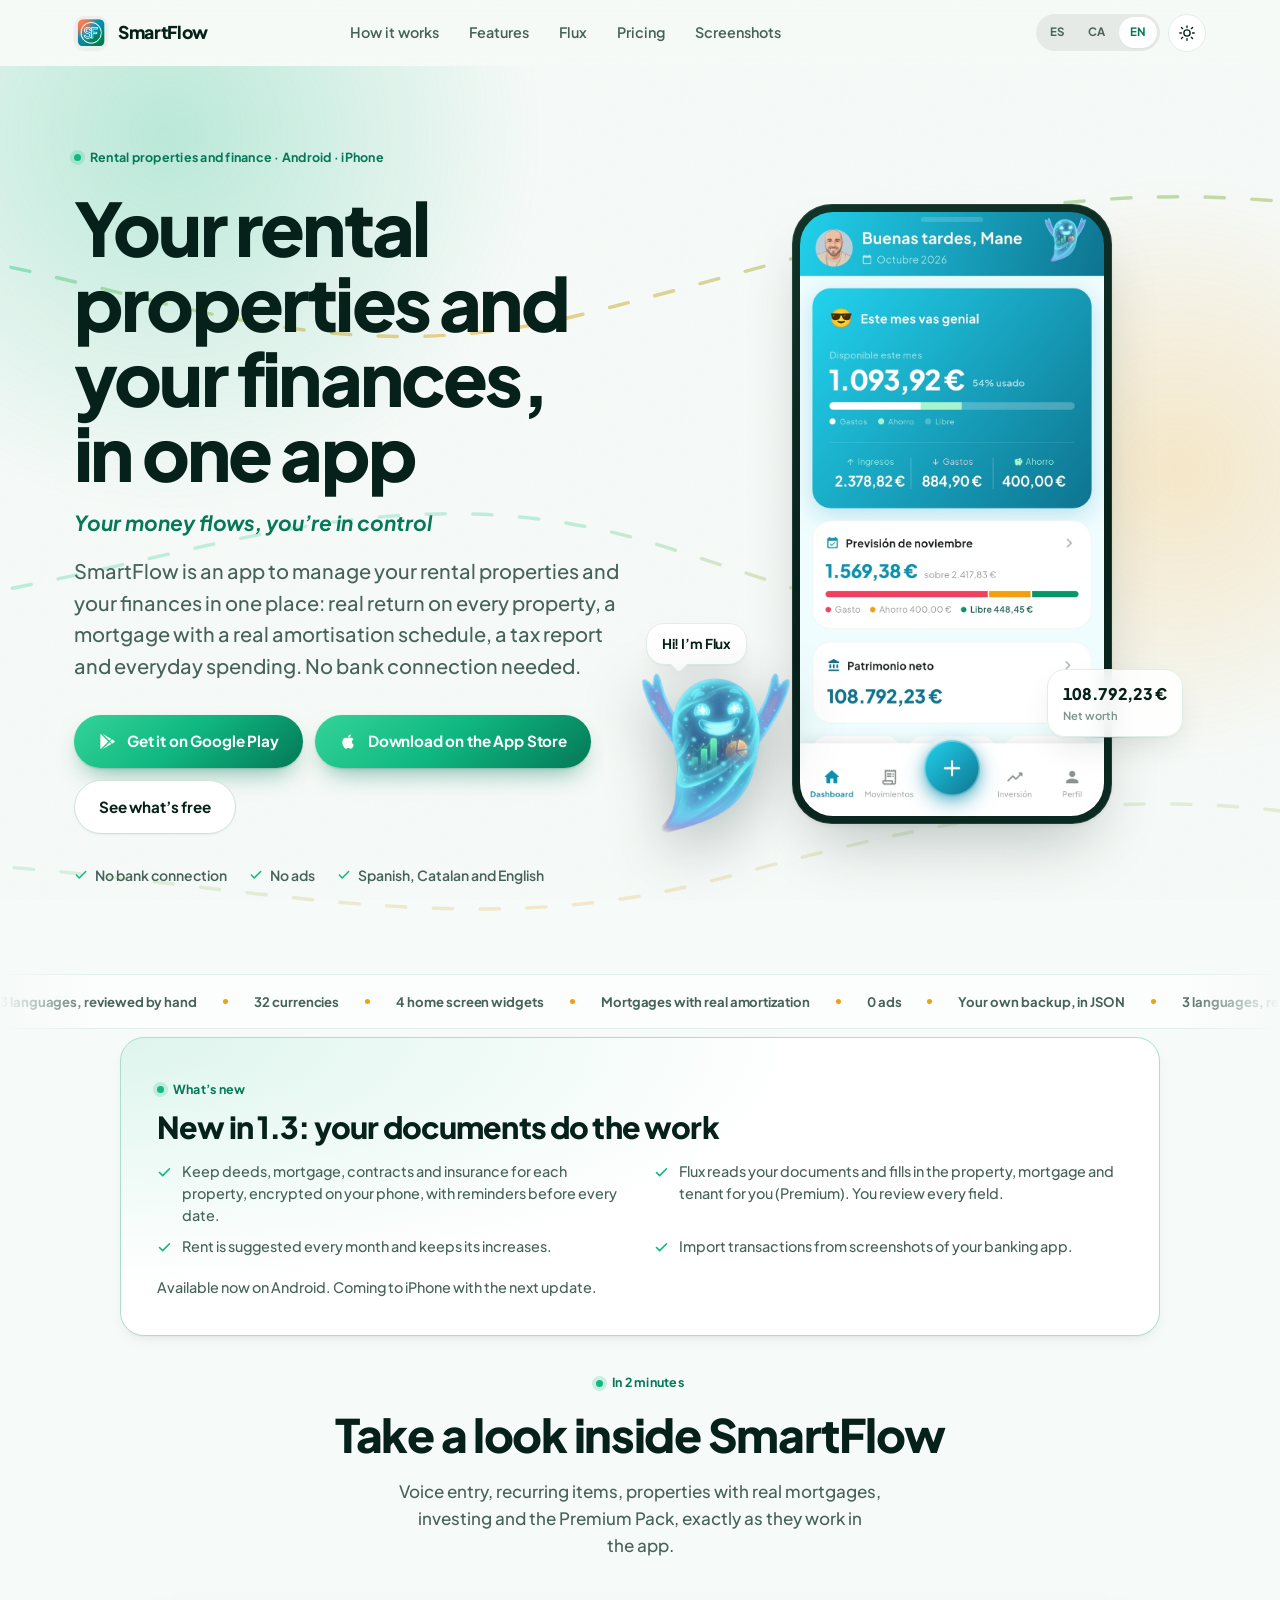
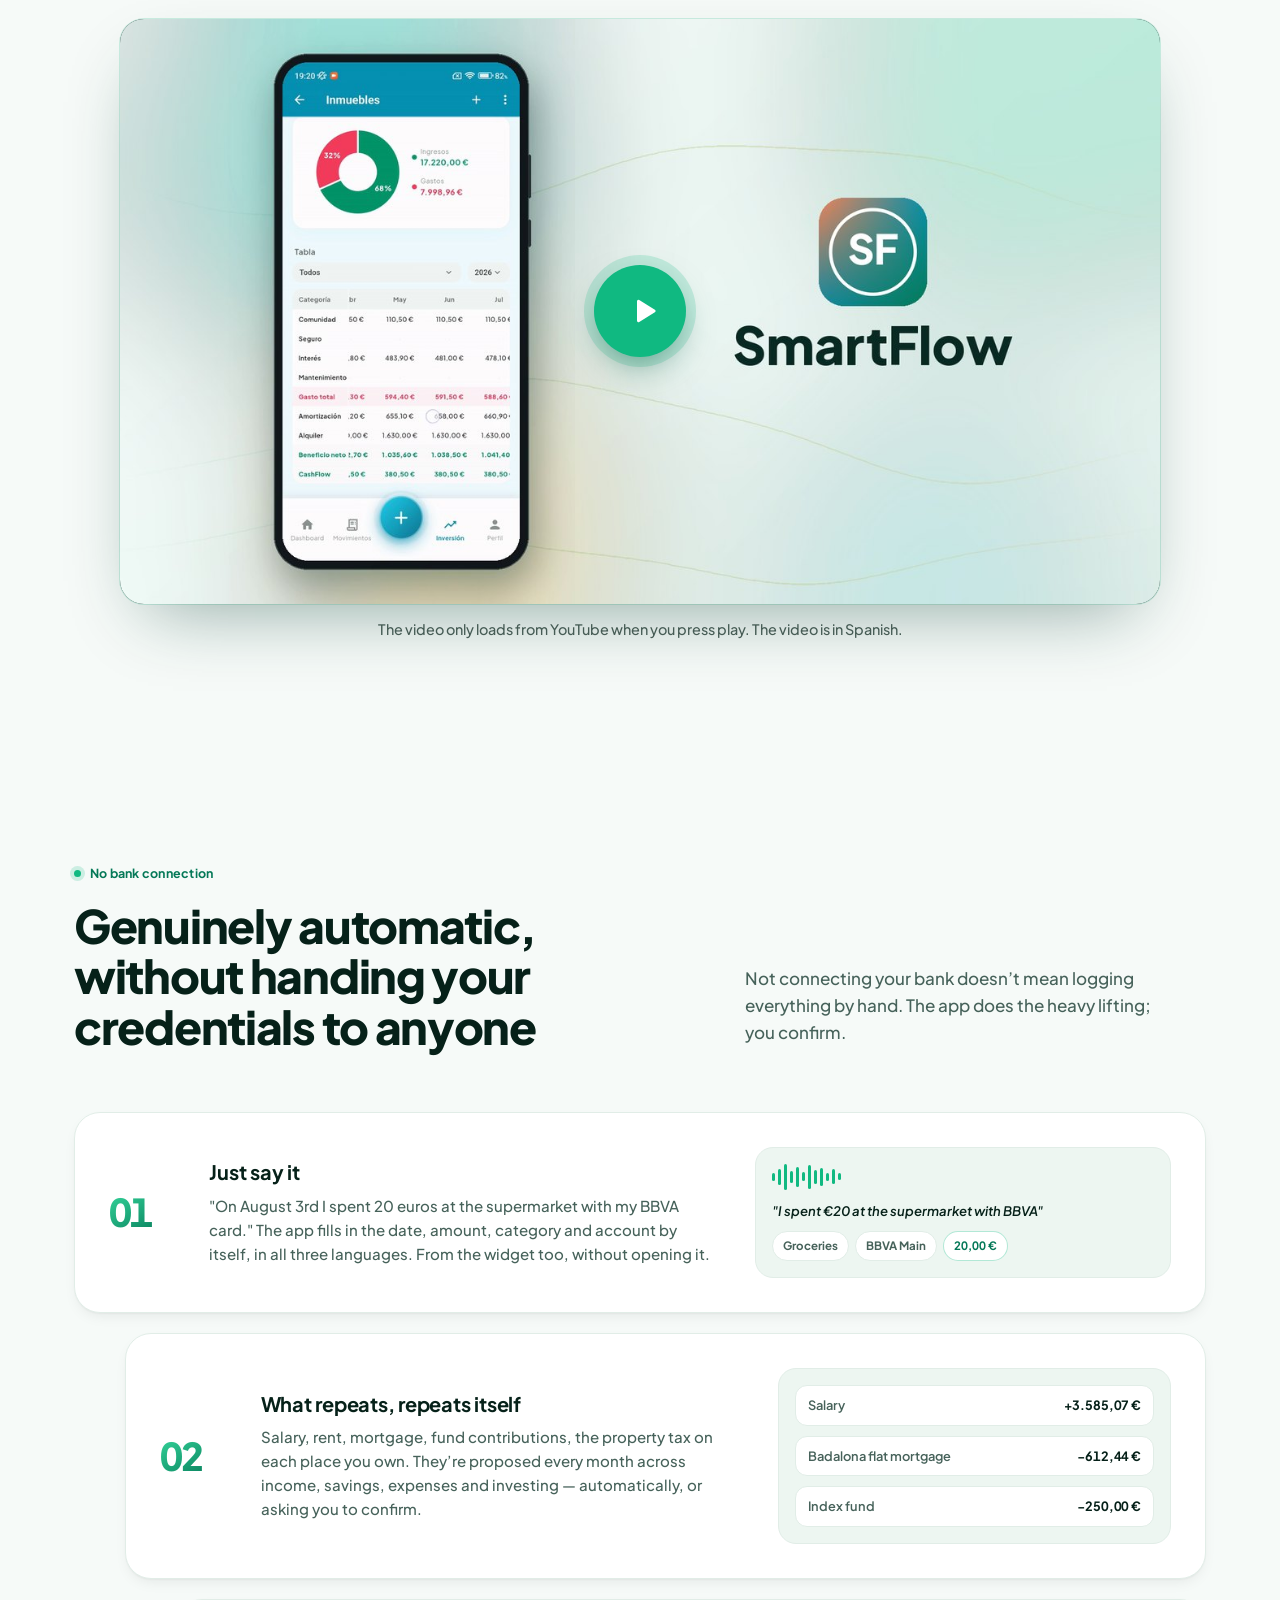
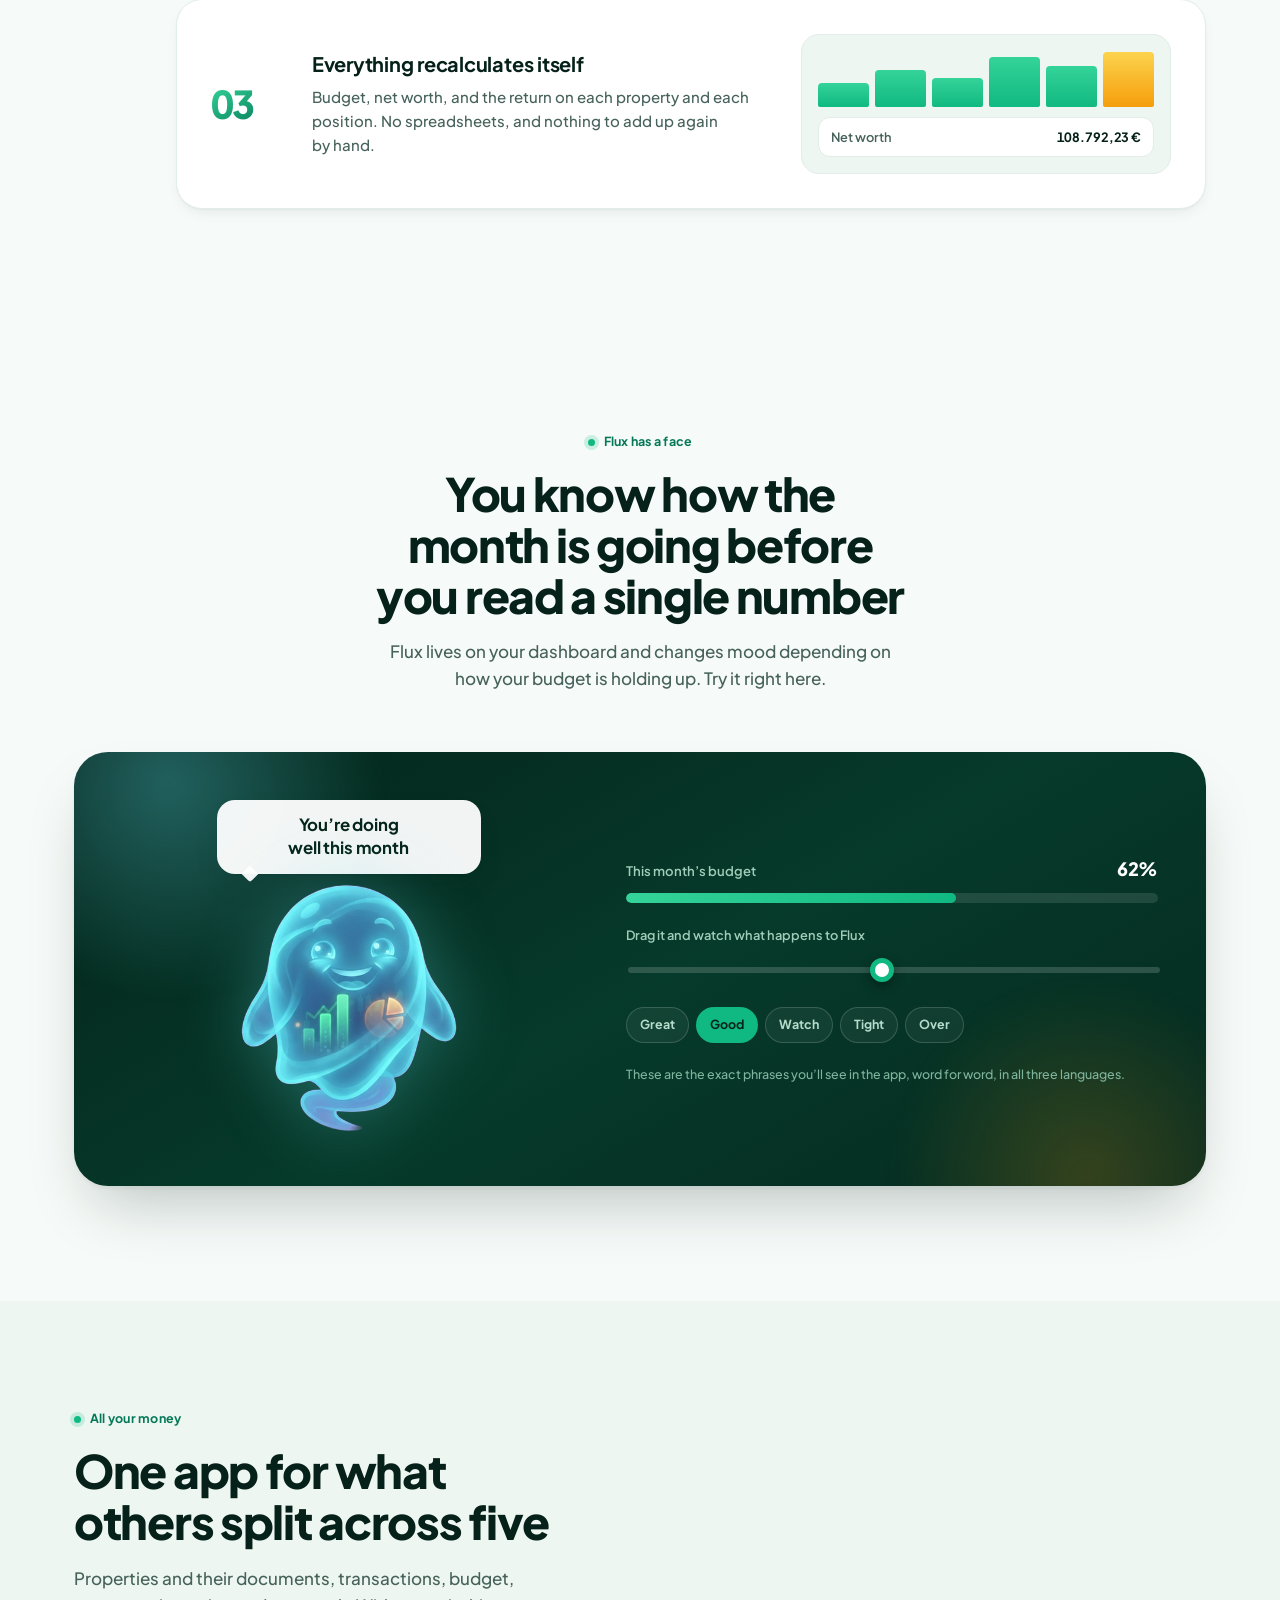
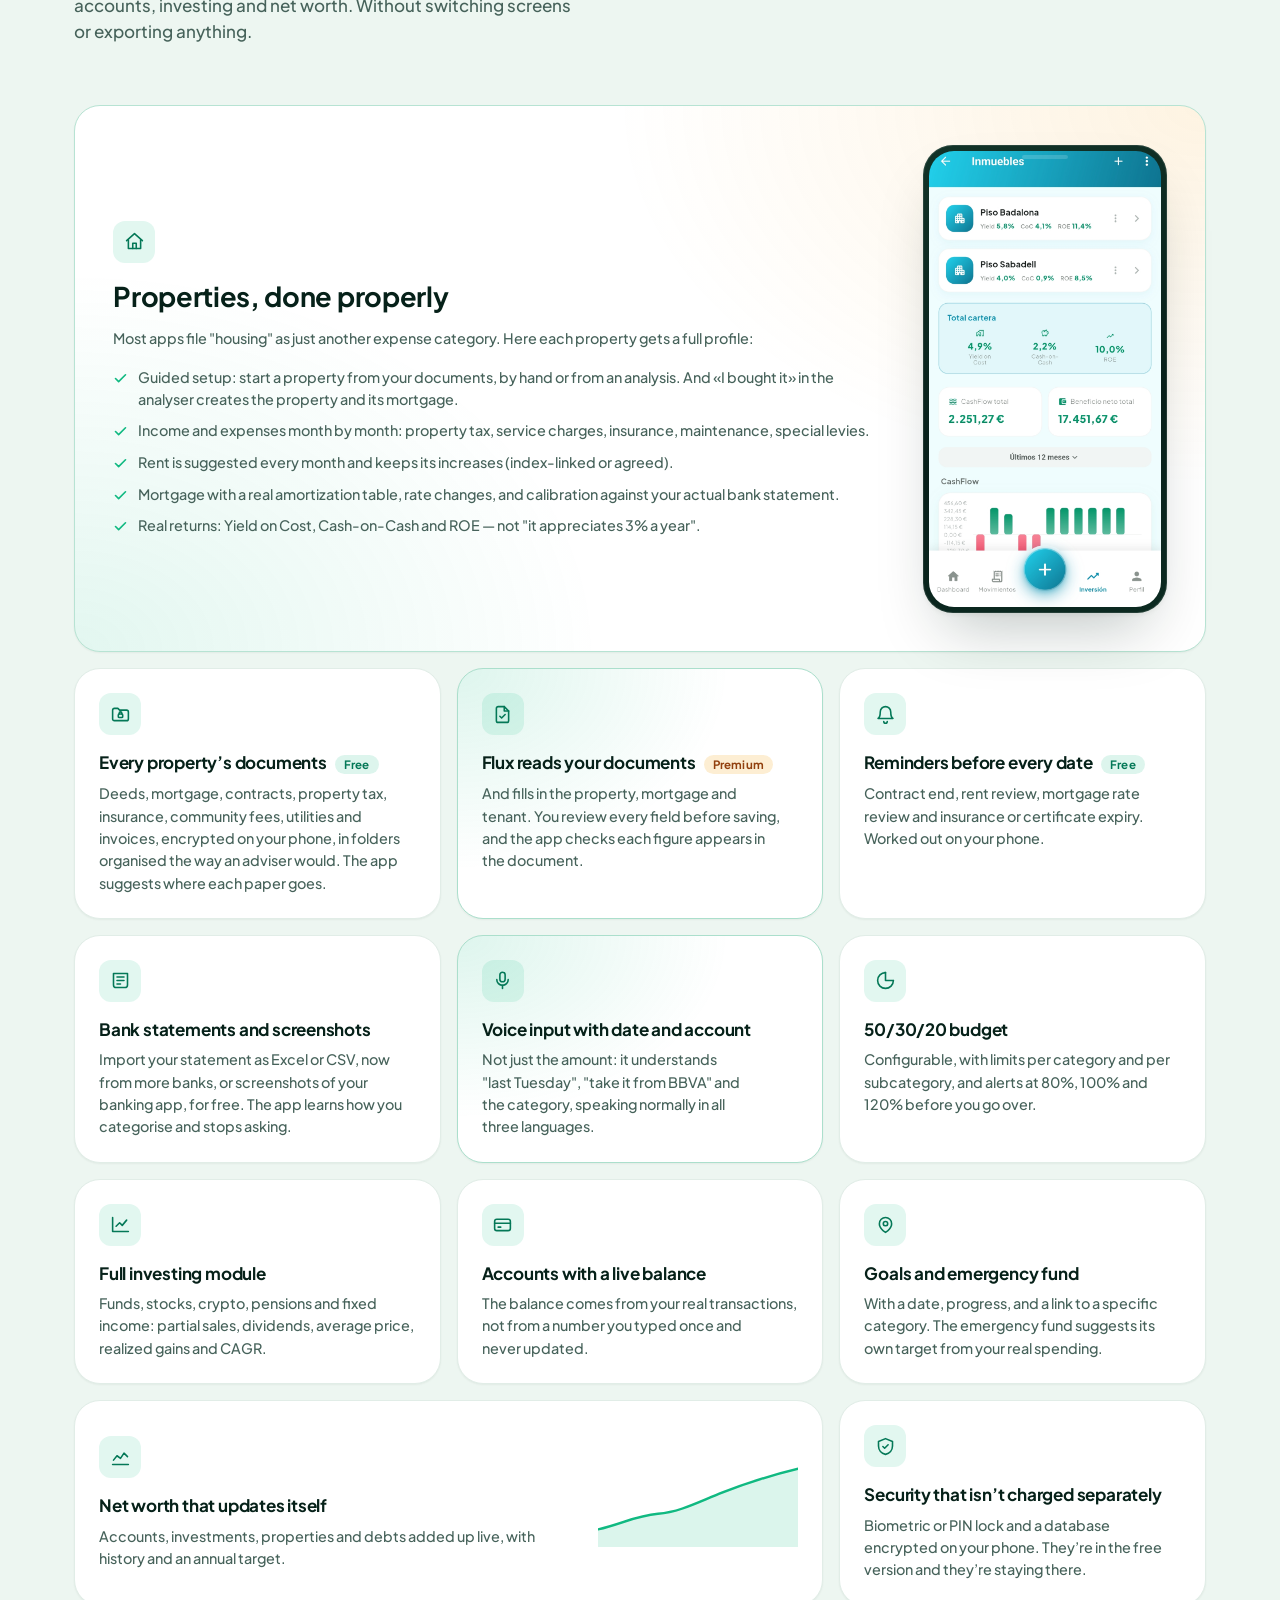
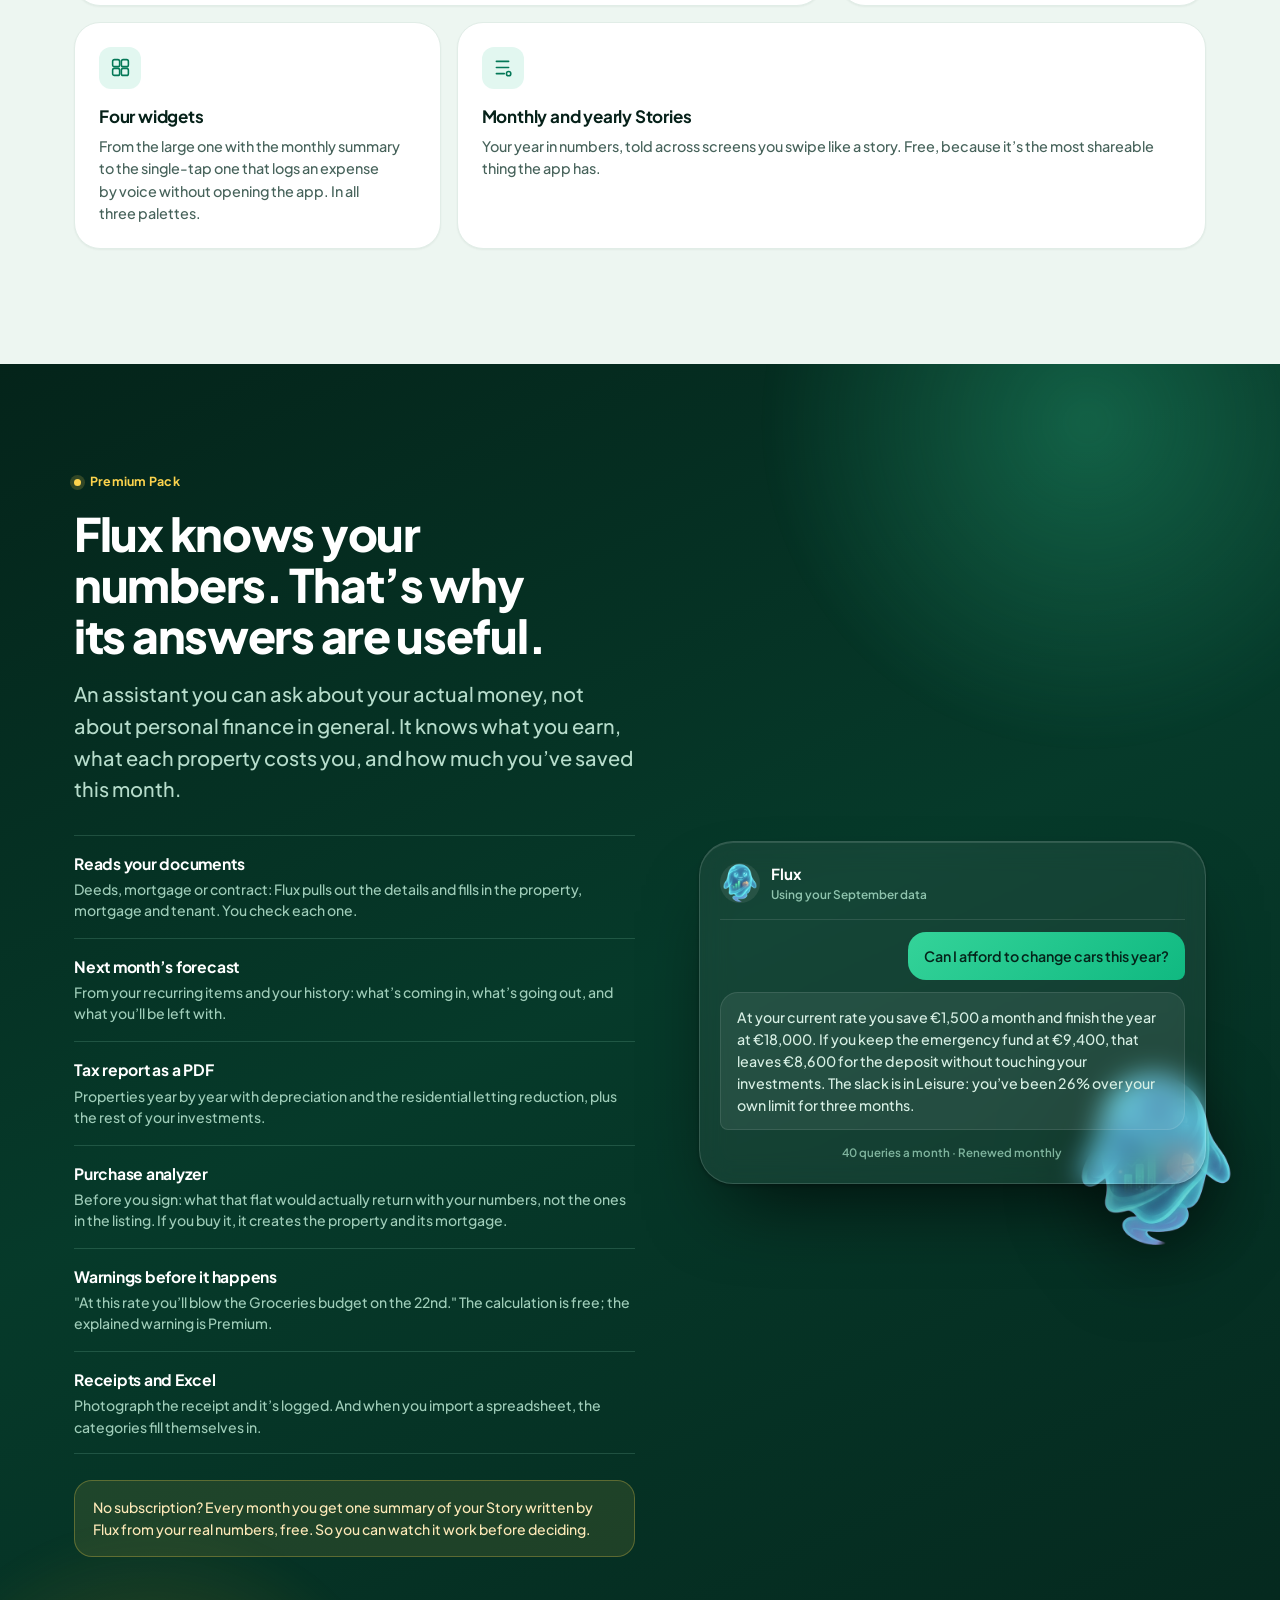
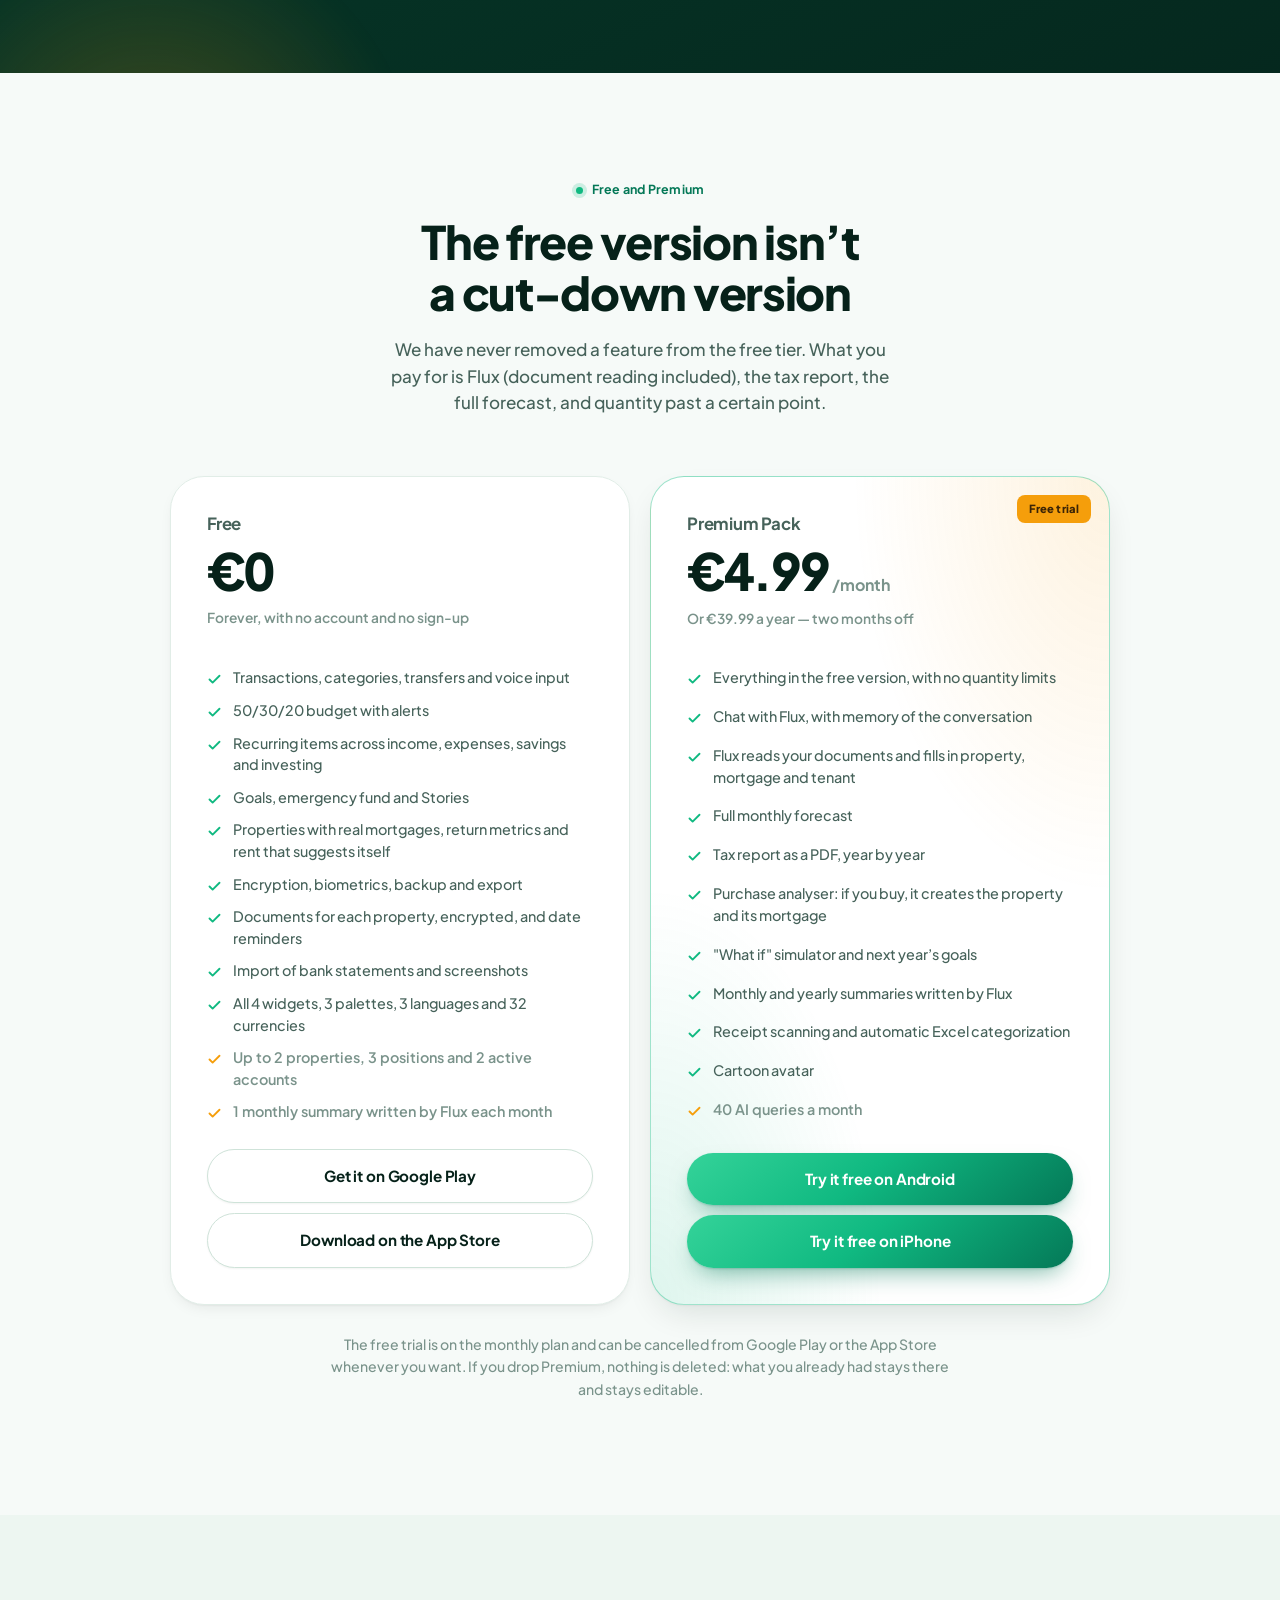
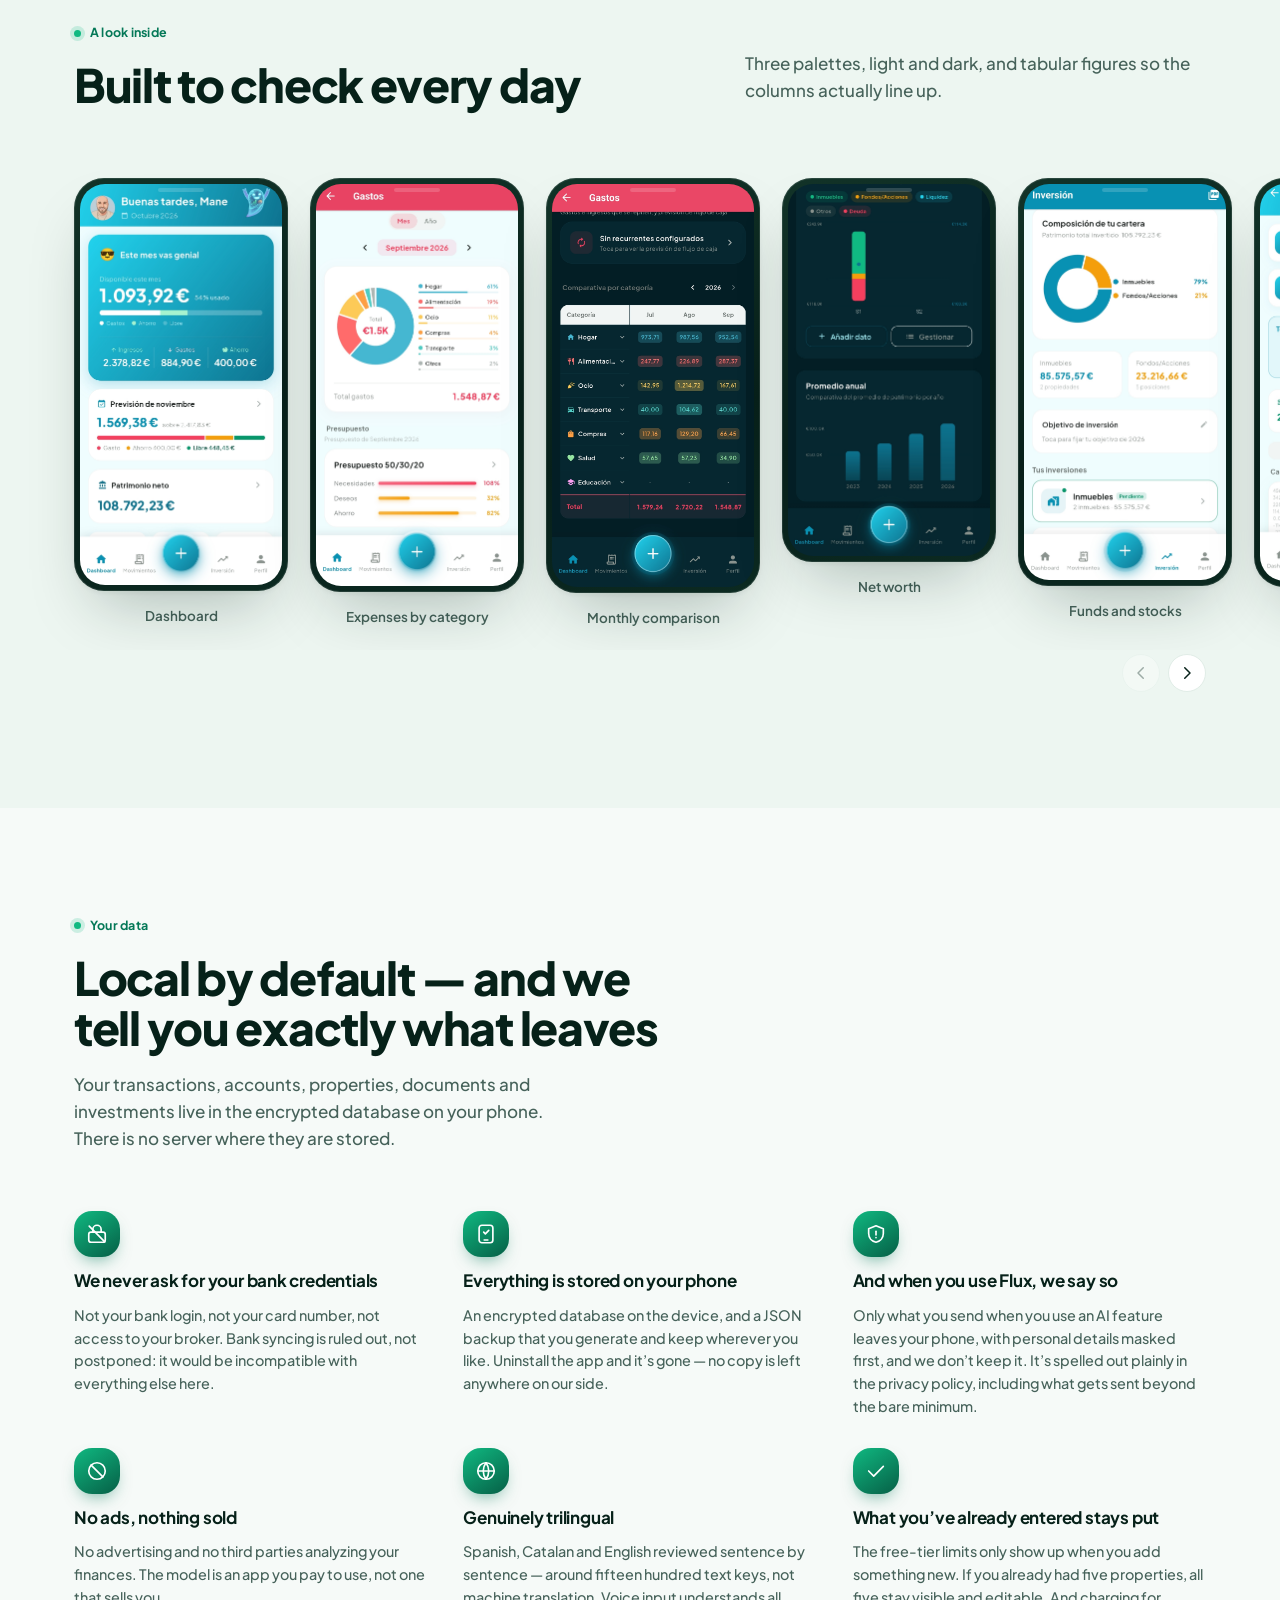
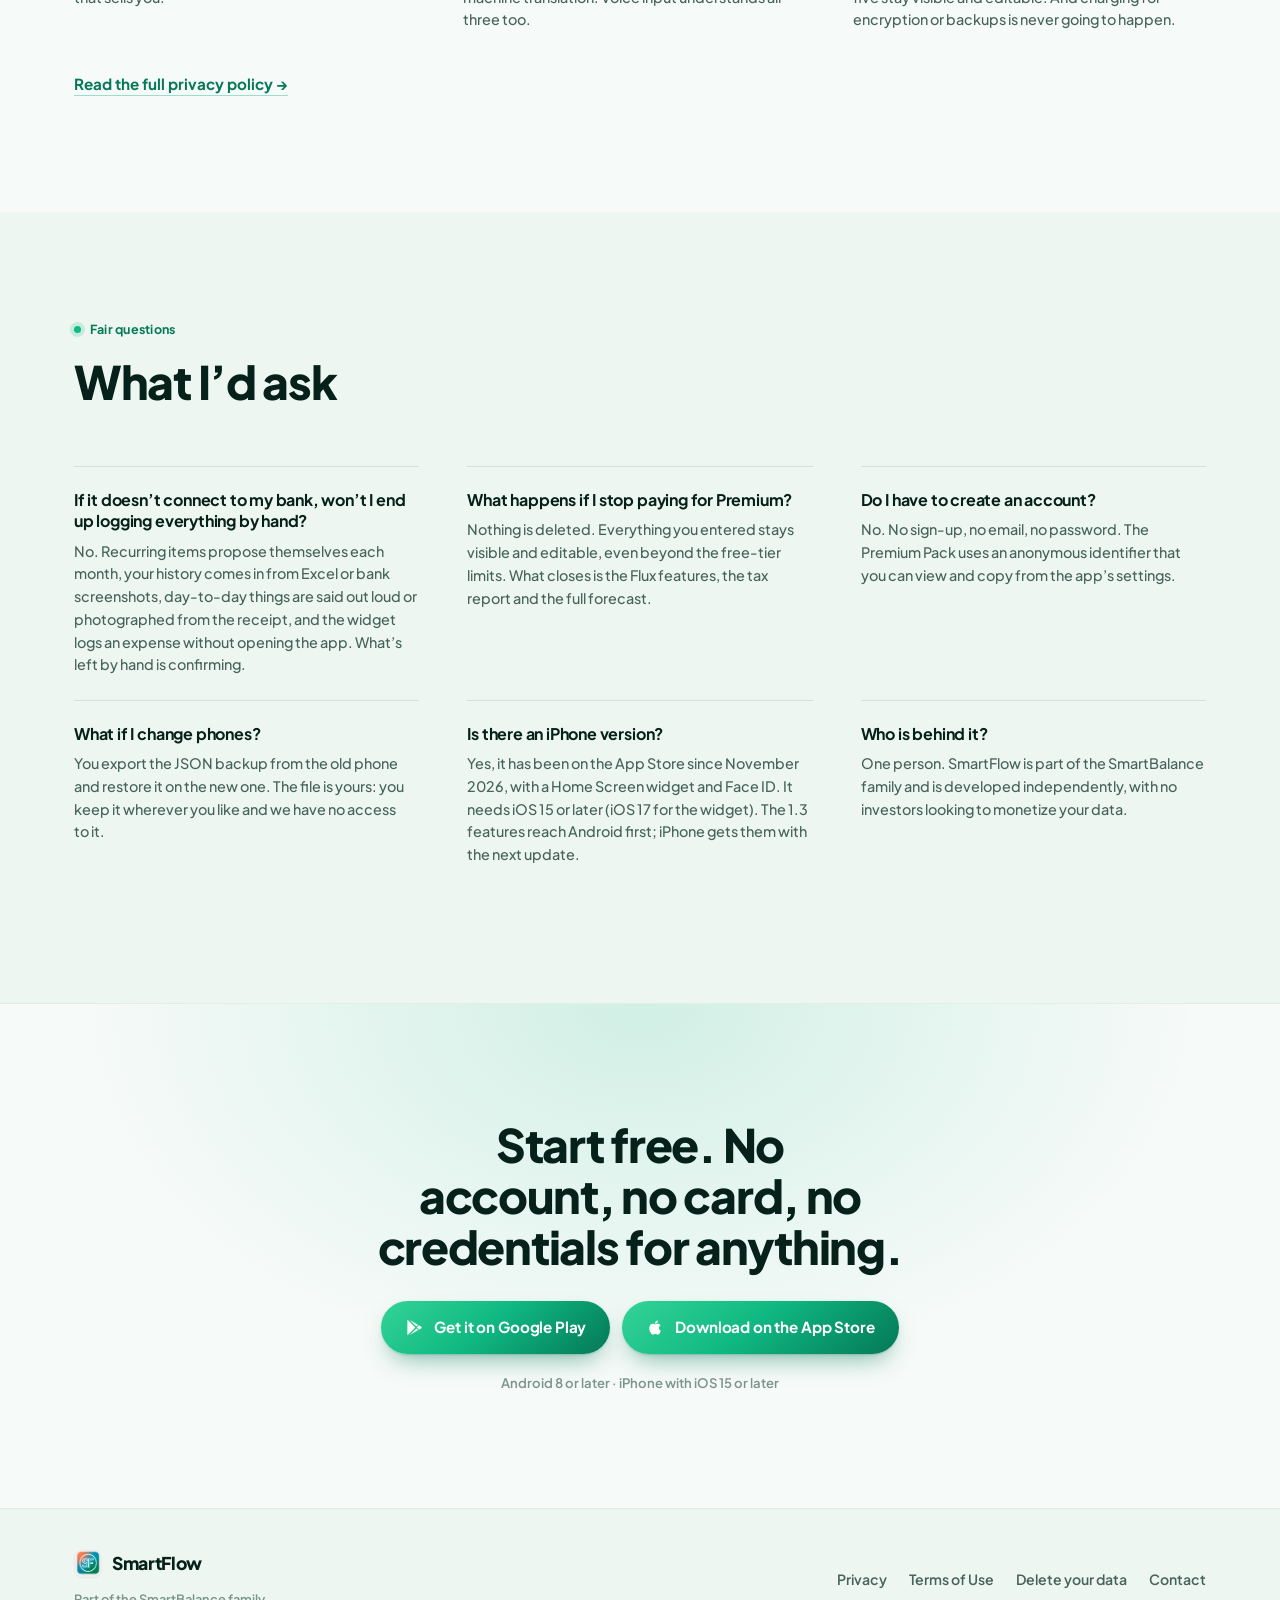
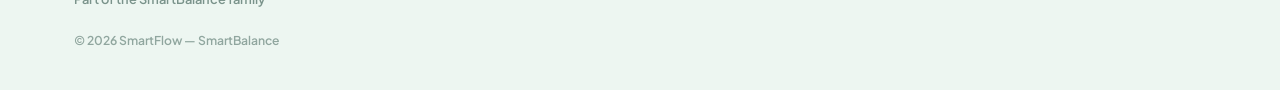
<file: index.html>
<!DOCTYPE html>
<html lang="es" class="no-js">
<head>
  <meta charset="UTF-8">
  <meta name="viewport" content="width=device-width, initial-scale=1.0">
  <title>SmartFlow · App para tus pisos de alquiler y tus finanzas</title>
  <meta name="description" content="Controla la rentabilidad real de tus pisos, tu hipoteca y tus gastos en una sola app. Informe para la renta y patrimonio neto. Sin conectar el banco.">
  <meta name="theme-color" content="#10B981">
  <link rel="canonical" href="https://www.appsmartflow.com/">

  <meta property="og:type" content="website">
  <meta property="og:site_name" content="SmartFlow">
  <meta property="og:title" content="SmartFlow · App para tus pisos de alquiler y tus finanzas">
  <meta property="og:description" content="Controla la rentabilidad real de tus pisos, tu hipoteca y tus gastos en una sola app. Informe para la renta y patrimonio neto. Sin conectar el banco.">
  <meta property="og:url" content="https://www.appsmartflow.com/">
  <meta property="og:image" content="https://www.appsmartflow.com/assets/og.png">
  <meta property="og:image:width" content="1200">
  <meta property="og:image:height" content="630">
  <meta property="og:locale" content="es_ES">
  <meta name="twitter:card" content="summary_large_image">

  <link rel="icon" type="image/png" href="assets/icon.png">
  <link rel="apple-touch-icon" href="assets/icon.png">
  <link rel="preconnect" href="https://fonts.googleapis.com">
  <link rel="preconnect" href="https://fonts.gstatic.com" crossorigin>
  <link rel="stylesheet" href="https://fonts.googleapis.com/css2?family=Plus+Jakarta+Sans:ital,wght@0,400;0,500;0,600;0,700;0,800;1,600&display=swap">
  <link rel="stylesheet" href="css/styles.css">

  <!-- Vídeo de presentación: estilos propios de esta sección -->
  <style>
    .video-section { padding-top: 24px; }
    .video-frame {
      position: relative;
      max-width: 1040px;
      margin: 0 auto;
      aspect-ratio: 16 / 9;
      border-radius: 24px;
      overflow: hidden;
      background: #0b2a24;
      box-shadow: 0 30px 70px -28px rgba(6, 60, 48, .45), 0 0 0 1px rgba(16, 185, 129, .18);
    }
    .video-frame img,
    .video-frame iframe {
      position: absolute; inset: 0;
      width: 100%; height: 100%;
      border: 0; display: block; object-fit: cover;
    }
    .video-play {
      position: absolute; inset: 0;
      display: grid; place-items: center;
      padding: 0; border: 0; cursor: pointer;
      background: transparent;
    }
    .video-play__btn {
      display: grid; place-items: center;
      width: 92px; height: 92px; border-radius: 50%;
      background: #10B981; color: #fff;
      box-shadow: 0 14px 34px -8px rgba(6, 95, 70, .55), 0 0 0 10px rgba(16, 185, 129, .18);
      transition: transform .2s ease, box-shadow .2s ease;
    }
    .video-play__btn svg { width: 36px; height: 36px; margin-left: 5px; }
    .video-play:hover .video-play__btn,
    .video-play:focus-visible .video-play__btn {
      transform: scale(1.07);
      box-shadow: 0 18px 40px -8px rgba(6, 95, 70, .6), 0 0 0 14px rgba(16, 185, 129, .22);
    }
    .video-play:focus-visible { outline: 3px solid #10B981; outline-offset: -3px; border-radius: 24px; }
    .video-note {
      max-width: 1040px; margin: 14px auto 0;
      text-align: center; font-size: .9rem; opacity: .7;
    }
    @media (max-width: 640px) {
      .video-frame { border-radius: 16px; }
      .video-play__btn { width: 68px; height: 68px; }
      .video-play__btn svg { width: 26px; height: 26px; }
    }
    @media (prefers-reduced-motion: reduce) {
      .video-play__btn { transition: none; }
    }
    /* Bloque «Nuevo en la 1.3» y etiquetas Gratis/Premium (16 nov 2026) */
    .whatsnew { padding-top: 8px; padding-bottom: 8px; }
    .whatsnew__card {
      max-width: 1040px; margin: 0 auto;
      padding: clamp(24px, 3vw, 36px);
      border-radius: 24px;
      background:
        radial-gradient(110% 140% at 0% 0%, color-mix(in srgb, var(--primary) 14%, transparent) 0%, transparent 60%),
        var(--card);
      border: 1px solid color-mix(in srgb, var(--primary) 26%, var(--line));
      box-shadow: var(--sh-sm);
    }
    .whatsnew__card h2 { font-size: clamp(1.35rem, 1.6vw + 1rem, 1.9rem); margin: 10px 0 18px; }
    .whatsnew__list { grid-template-columns: repeat(2, minmax(0, 1fr)); column-gap: 28px; }
    .whatsnew__note { margin-top: 18px; font-size: .9rem; color: var(--ink-soft); }
    @media (max-width: 720px) { .whatsnew__list { grid-template-columns: 1fr; } }
    .hero__slogan { margin: -6px 0 16px; font-size: clamp(1.05rem, .6vw + .9rem, 1.3rem); font-weight: 700; font-style: italic; color: var(--primary-dark); }
    :root[data-theme="dark"] .hero__slogan { color: var(--primary-light); }
    .cell__tag {
      display: inline-block; vertical-align: middle;
      margin-left: 8px; padding: 2px 9px; border-radius: 999px;
      font-size: .72rem; font-weight: 700; letter-spacing: .02em;
      background: color-mix(in srgb, var(--primary) 14%, transparent); color: var(--primary-dark);
    }
    .cell__tag--premium { background: color-mix(in srgb, var(--accent) 18%, transparent); color: #92400E; }
    :root[data-theme="dark"] .cell__tag { color: var(--primary-light); }
    :root[data-theme="dark"] .cell__tag--premium { color: var(--accent-light); }
  </style>
</head>
<body>
  <a class="skip-link" href="#main" data-i18n="a11y.skip">Saltar al contenido</a>

  <!-- ============================== HEADER ============================== -->
  <header class="site-header" id="top">
    <div class="container site-header__inner">
      <a href="#top" class="brand">
        <img src="assets/icon.png" alt="" width="34" height="34">
        <span>SmartFlow</span>
      </a>

      <nav class="nav-links" id="nav-links" aria-label="Secciones">
        <a href="#como-funciona" data-i18n="nav.how">Cómo funciona</a>
        <a href="#funciones" data-i18n="nav.features">Funciones</a>
        <a href="#flux" data-i18n="nav.flux">Flux</a>
        <a href="#precios" data-i18n="nav.pricing">Precios</a>
        <a href="#capturas" data-i18n="nav.screens">Capturas</a>
      </nav>

      <div class="header-controls">
        <nav class="lang-switch" aria-label="Idioma">
          <button type="button" data-lang="es" aria-pressed="true">ES</button>
          <button type="button" data-lang="ca" aria-pressed="false">CA</button>
          <button type="button" data-lang="en" aria-pressed="false">EN</button>
        </nav>

        <button type="button" class="icon-btn theme-toggle" data-theme-toggle
                aria-pressed="false" data-i18n-aria="a11y.theme" aria-label="Cambiar tema">
          <svg class="icon-sun" viewBox="0 0 24 24" fill="none" stroke="currentColor" stroke-width="1.8" stroke-linecap="round" aria-hidden="true"><circle cx="12" cy="12" r="4.2"/><path d="M12 2.4v2.2M12 19.4v2.2M4.6 4.6l1.6 1.6M17.8 17.8l1.6 1.6M2.4 12h2.2M19.4 12h2.2M4.6 19.4l1.6-1.6M17.8 6.2l1.6-1.6"/></svg>
          <svg class="icon-moon" viewBox="0 0 24 24" fill="none" stroke="currentColor" stroke-width="1.8" stroke-linecap="round" stroke-linejoin="round" aria-hidden="true"><path d="M21 12.8A9 9 0 1 1 11.2 3 7 7 0 0 0 21 12.8Z"/></svg>
        </button>

        <button type="button" class="icon-btn menu-toggle" data-menu-toggle
                aria-expanded="false" aria-controls="mobile-menu"
                data-i18n-aria="a11y.menu" aria-label="Abrir menú">
          <span class="menu-toggle__bars" aria-hidden="true"><i></i><i></i></span>
        </button>
      </div>
    </div>

    <div class="mobile-menu" id="mobile-menu" hidden>
      <div class="container">
        <a href="#como-funciona" data-i18n="nav.how">Cómo funciona</a>
        <a href="#funciones" data-i18n="nav.features">Funciones</a>
        <a href="#flux" data-i18n="nav.flux">Flux</a>
        <a href="#precios" data-i18n="nav.pricing">Precios</a>
        <a href="#capturas" data-i18n="nav.screens">Capturas</a>
        <a href="#privacidad" data-i18n="nav.privacy">Privacidad</a>
      </div>
    </div>
  </header>

  <main id="main">

  <!-- =============================== HERO =============================== -->
  <section class="hero">
    <div class="hero__ambient" aria-hidden="true">
      <span class="orb orb--1"></span>
      <span class="orb orb--2"></span>
      <svg class="hero__flow" viewBox="0 0 1400 700" preserveAspectRatio="xMidYMid slice">
        <defs>
          <linearGradient id="flow-gradient" x1="0%" y1="0%" x2="100%" y2="60%">
            <stop offset="0%" stop-color="#10B981" stop-opacity="0"/>
            <stop offset="35%" stop-color="#34D399"/>
            <stop offset="80%" stop-color="#F59E0B"/>
            <stop offset="100%" stop-color="#F59E0B" stop-opacity="0"/>
          </linearGradient>
        </defs>
        <path class="flow-path flow-path--1" d="M-60,150 C 240,70 380,250 660,180 S 1060,40 1460,160"/>
        <path class="flow-path flow-path--2" d="M-60,380 C 260,450 440,260 720,350 S 1100,490 1460,380"/>
        <path class="flow-path flow-path--3" d="M-60,590 C 300,540 500,660 760,590 S 1140,510 1460,610"/>
      </svg>
    </div>

    <div class="container hero__inner">
      <div class="hero__copy">
        <p class="eyebrow" data-reveal>
          <span class="dot" aria-hidden="true"></span>
          <span data-i18n="hero.eyebrow">Pisos de alquiler y finanzas · Android · iPhone</span>
        </p>

        <h1 class="display" data-reveal data-i18n="hero.title">Tus pisos y tus finanzas, en una sola app</h1>

        <p class="hero__slogan" data-reveal data-i18n="hero.slogan">El dinero fluye, tú lo controlas</p>

        <p class="lede" data-reveal data-i18n="hero.sub">
          SmartFlow es una app para llevar tus pisos de alquiler y tus finanzas en un solo sitio: rentabilidad real de cada piso, hipoteca con amortización real, informe para la renta y gastos del día a día. Sin conectar el banco.
        </p>

        <div class="hero__actions" data-reveal>
          <a class="btn btn--primary" data-store-link href="https://play.google.com/store/apps/details?id=com.manel.smartflow">
            <svg viewBox="0 0 24 24" fill="currentColor" aria-hidden="true"><path d="M3 20.5V3.5c0-.4.2-.8.6-1L13 12l-9.4 9.5c-.4-.2-.6-.6-.6-1zM16.8 15.3 6 21.6l8.4-8.4 2.4 2.1zM20.2 10.6c.5.3.8.8.8 1.4s-.3 1.1-.8 1.4l-2.5 1.4-2.7-2.8 2.7-2.8 2.5 1.4zM6 2.4l10.8 6.3-2.4 2.1L6 2.4z"/></svg>
            <span data-store-label data-i18n="hero.cta">Descargar en Google Play</span>
          </a>
          <a class="btn btn--primary" data-appstore-link href="https://apps.apple.com/es/app/id6823251808">
            <svg viewBox="0 0 24 24" fill="currentColor" aria-hidden="true"><path d="M16.37 12.6c-.02-2.28 1.86-3.38 1.95-3.43-1.06-1.55-2.71-1.77-3.3-1.79-1.4-.14-2.74.83-3.45.83-.71 0-1.8-.81-2.97-.79-1.53.02-2.94.89-3.72 2.26-1.59 2.76-.41 6.84 1.14 9.08.76 1.1 1.66 2.33 2.84 2.28 1.14-.05 1.57-.74 2.95-.74 1.37 0 1.76.74 2.97.71 1.23-.02 2-1.11 2.75-2.21.87-1.27 1.22-2.5 1.24-2.57-.03-.01-2.38-.91-2.4-3.63zM14.1 5.9c.63-.76 1.05-1.82.93-2.88-.9.04-2 .6-2.65 1.36-.58.67-1.09 1.75-.95 2.79 1 .08 2.03-.51 2.67-1.27z"/></svg>
            <span data-i18n="hero.ctaIos">Descargar en App Store</span>
          </a>
          <a class="btn btn--ghost" href="#precios" data-i18n="hero.cta2">Ver qué incluye gratis</a>
        </div>

        <ul class="hero__trust" data-reveal>
          <li><svg viewBox="0 0 24 24" fill="none" stroke="currentColor" stroke-width="2.6" stroke-linecap="round" stroke-linejoin="round" aria-hidden="true"><path d="M20 6 9 17l-5-5"/></svg><span data-i18n="hero.trust1">Sin conectar tu banco</span></li>
          <li><svg viewBox="0 0 24 24" fill="none" stroke="currentColor" stroke-width="2.6" stroke-linecap="round" stroke-linejoin="round" aria-hidden="true"><path d="M20 6 9 17l-5-5"/></svg><span data-i18n="hero.trust2">Sin anuncios</span></li>
          <li><svg viewBox="0 0 24 24" fill="none" stroke="currentColor" stroke-width="2.6" stroke-linecap="round" stroke-linejoin="round" aria-hidden="true"><path d="M20 6 9 17l-5-5"/></svg><span data-i18n="hero.trust3">Español, catalán e inglés</span></li>
        </ul>
      </div>

      <div class="hero__device" data-reveal>
        <div class="phone phone--hero">
          <div class="phone__screen">
            <img src="assets/screenshots/dashboard.png" width="360" height="715"
                 data-i18n-alt="alt.dashboard" alt="Pantalla principal de SmartFlow con el resumen del mes y el patrimonio neto">
          </div>
        </div>
        <div class="float-chip float-chip--b" aria-hidden="true">
          <strong>108.792,23 €</strong>
          <span data-i18n="chip.networth">Patrimonio neto</span>
        </div>
        <div class="hero__flux">
          <p class="speech" data-i18n="hero.flux">¡Hola! Soy Flux</p>
          <img src="assets/flux_great.png" width="200" height="200" decoding="async"
               data-i18n-alt="alt.flux.hero" alt="Flux, la mascota de SmartFlow, con los brazos en alto">
        </div>
      </div>
    </div>

    <div class="marquee" aria-hidden="true">
      <div class="marquee__track">
        <span data-i18n="strip.1">3 idiomas revisados a mano</span><i></i>
        <span data-i18n="strip.2">32 divisas</span><i></i>
        <span data-i18n="strip.3">4 widgets de pantalla de inicio</span><i></i>
        <span data-i18n="strip.4">Hipotecas con amortización real</span><i></i>
        <span data-i18n="strip.5">0 anuncios</span><i></i>
        <span data-i18n="strip.6">Copia de seguridad tuya, en JSON</span><i></i>
        <span data-i18n="strip.1">3 idiomas revisados a mano</span><i></i>
        <span data-i18n="strip.2">32 divisas</span><i></i>
        <span data-i18n="strip.3">4 widgets de pantalla de inicio</span><i></i>
        <span data-i18n="strip.4">Hipotecas con amortización real</span><i></i>
        <span data-i18n="strip.5">0 anuncios</span><i></i>
        <span data-i18n="strip.6">Copia de seguridad tuya, en JSON</span><i></i>
      </div>
    </div>
  </section>

  <!-- ============================ NUEVO EN LA 1.3 ======================= -->
  <section class="section whatsnew" id="novedades">
    <div class="container">
      <div class="whatsnew__card" data-reveal>
        <p class="eyebrow"><span class="dot" aria-hidden="true"></span><span data-i18n="new.eyebrow">Novedades</span></p>
        <h2 data-i18n="new.title">Nuevo en la 1.3: tus documentos trabajan por ti</h2>
        <ul class="ticks whatsnew__list">
          <li><svg viewBox="0 0 24 24" fill="none" stroke="currentColor" stroke-width="2.6" stroke-linecap="round" stroke-linejoin="round" aria-hidden="true"><path d="M20 6 9 17l-5-5"/></svg><span data-i18n="new.li1">Guarda escrituras, hipoteca, contratos y seguros de cada piso, cifrados en tu móvil, con avisos antes de cada fecha.</span></li>
          <li><svg viewBox="0 0 24 24" fill="none" stroke="currentColor" stroke-width="2.6" stroke-linecap="round" stroke-linejoin="round" aria-hidden="true"><path d="M20 6 9 17l-5-5"/></svg><span data-i18n="new.li2">Flux lee tus documentos y rellena el piso, la hipoteca y el inquilino por ti (Premium). Tú revisas cada dato.</span></li>
          <li><svg viewBox="0 0 24 24" fill="none" stroke="currentColor" stroke-width="2.6" stroke-linecap="round" stroke-linejoin="round" aria-hidden="true"><path d="M20 6 9 17l-5-5"/></svg><span data-i18n="new.li3">La renta del alquiler se propone sola cada mes y guarda sus subidas.</span></li>
          <li><svg viewBox="0 0 24 24" fill="none" stroke="currentColor" stroke-width="2.6" stroke-linecap="round" stroke-linejoin="round" aria-hidden="true"><path d="M20 6 9 17l-5-5"/></svg><span data-i18n="new.li4">Importa movimientos desde capturas de la app de tu banco.</span></li>
        </ul>
        <p class="whatsnew__note" data-i18n="new.note">Ya disponible en Android. En iPhone llega con la próxima actualización.</p>
      </div>
    </div>
  </section>

  <!-- =============================== VÍDEO ============================== -->
  <section class="section video-section" id="video">
    <div class="container">
      <header class="section__head section__head--center">
        <p class="eyebrow" data-reveal><span class="dot" aria-hidden="true"></span><span data-i18n="video.eyebrow">En 2 minutos</span></p>
        <h2 data-reveal data-i18n="video.title">Mira SmartFlow por dentro</h2>
        <p class="lede lede--sm" data-reveal data-i18n="video.sub">Voz, recurrentes, inmuebles con hipoteca real, inversión y el Pack Premium, tal como funcionan en la app.</p>
      </header>

      <div class="video-frame" data-reveal data-video-id="GTGxbxAcx5E">
        <img src="assets/video-poster.jpg" width="1280" height="720" loading="lazy" decoding="async" alt="">
        <button type="button" class="video-play" data-video-play
                data-i18n-aria="video.play" aria-label="Reproducir vídeo">
          <span class="video-play__btn" aria-hidden="true">
            <svg viewBox="0 0 24 24" fill="currentColor"><path d="M8 5.5v13a1 1 0 0 0 1.5.86l10.4-6.5a1 1 0 0 0 0-1.72L9.5 4.64A1 1 0 0 0 8 5.5Z"/></svg>
          </span>
        </button>
      </div>
      <p class="video-note" data-i18n="video.note">El vídeo se carga desde YouTube solo cuando pulsas reproducir.</p>
    </div>
  </section>

  <!-- ========================== CÓMO FUNCIONA =========================== -->
  <section class="section" id="como-funciona">
    <div class="container">
      <header class="section__head section__head--split">
        <div>
          <p class="eyebrow" data-reveal><span class="dot" aria-hidden="true"></span><span data-i18n="how.eyebrow">Sin conectar tu banco</span></p>
          <h2 data-reveal data-i18n="how.title">Automático de verdad, sin darle tus claves a nadie</h2>
        </div>
        <p class="lede lede--sm" data-reveal data-i18n="how.sub">
          No conectar el banco no significa apuntarlo todo a mano. La app hace la parte pesada; tú confirmas.
        </p>
      </header>

      <ol class="steps">
        <li class="step" data-reveal>
          <span class="step__num">01</span>
          <div>
            <h3 data-i18n="how.step1.title">Lo dices y ya está</h3>
            <p data-i18n="how.step1.desc">«El 3 de agosto gasté 20 euros en el súper con la BBVA.» La app rellena fecha, importe, categoría y cuenta sola, en los tres idiomas. También desde el widget, sin abrirla.</p>
          </div>
          <div class="step__art step__art--voice" aria-hidden="true">
            <span class="wave"><i></i><i></i><i></i><i></i><i></i><i></i><i></i><i></i><i></i><i></i><i></i><i></i></span>
            <p data-i18n="how.step1.art">«Gasté 20 € en el súper con la BBVA»</p>
            <div class="mini-row"><span data-i18n="how.step1.chip1">Alimentación</span><span data-i18n="how.step1.chip2">BBVA Principal</span><span>20,00 €</span></div>
          </div>
        </li>

        <li class="step" data-reveal>
          <span class="step__num">02</span>
          <div>
            <h3 data-i18n="how.step2.title">Lo que se repite, se repite solo</h3>
            <p data-i18n="how.step2.desc">Nómina, alquiler, hipoteca, aportaciones a fondos, el IBI de cada inmueble. Se proponen cada mes en ingresos, ahorro, gastos e inversión — en automático o pidiéndote confirmación.</p>
          </div>
          <div class="step__art step__art--recurring" aria-hidden="true">
            <div class="mini-line"><span data-i18n="how.step2.art1">Nómina</span><b>+3.585,07 €</b></div>
            <div class="mini-line"><span data-i18n="how.step2.art2">Hipoteca Piso Badalona</span><b>−612,44 €</b></div>
            <div class="mini-line"><span data-i18n="how.step2.art3">Fondo indexado</span><b>−250,00 €</b></div>
          </div>
        </li>

        <li class="step" data-reveal>
          <span class="step__num">03</span>
          <div>
            <h3 data-i18n="how.step3.title">Todo se recalcula solo</h3>
            <p data-i18n="how.step3.desc">Presupuesto, patrimonio neto, rentabilidad de cada inmueble y de cada posición. Sin hojas de cálculo y sin volver a sumar nada a mano.</p>
          </div>
          <div class="step__art step__art--calc" aria-hidden="true">
            <div class="bars"><i style="--h:42%"></i><i style="--h:66%"></i><i style="--h:51%"></i><i style="--h:88%"></i><i style="--h:73%"></i><i style="--h:97%"></i></div>
            <div class="mini-line"><span data-i18n="how.step3.art">Patrimonio neto</span><b>108.792,23 €</b></div>
          </div>
        </li>
      </ol>
    </div>
  </section>

  <!-- ========================= ESTADOS DE FLUX ========================== -->
  <section class="section" id="estados">
    <div class="container">
      <header class="section__head section__head--center">
        <p class="eyebrow" data-reveal><span class="dot" aria-hidden="true"></span><span data-i18n="mood.eyebrow">Flux tiene cara</span></p>
        <h2 data-reveal data-i18n="mood.title">Sabes cómo va el mes antes de leer un número</h2>
        <p class="lede lede--sm" data-reveal data-i18n="mood.sub">Flux vive en tu dashboard y cambia de humor según cómo llevas el presupuesto. Pruébalo aquí mismo.</p>
      </header>

      <div class="mood" data-mood data-reveal>
        <div class="mood__glow" aria-hidden="true"><span class="orb orb--5"></span><span class="orb orb--6"></span></div>

        <div class="mood__stage">
          <p class="speech speech--lg" data-mood-phrase aria-live="polite">Este mes vas bien</p>
          <div class="mood__faces">
            <img loading="lazy" decoding="async" data-mood-face="great"   src="assets/flux_great.png"   width="260" height="260" data-i18n-alt="alt.flux.great"   alt="Flux con los brazos en alto y los ojos brillantes">
            <img loading="lazy" decoding="async" data-mood-face="good"    src="assets/flux_good.png"    width="260" height="260" data-i18n-alt="alt.flux.good"    alt="Flux sonriendo tranquilo">
            <img loading="lazy" decoding="async" data-mood-face="watch"   src="assets/flux_watch.png"   width="260" height="260" data-i18n-alt="alt.flux.watch"   alt="Flux serio, vigilando">
            <img loading="lazy" decoding="async" data-mood-face="careful" src="assets/flux_careful.png" width="260" height="260" data-i18n-alt="alt.flux.careful" alt="Flux preocupado, con una gota de sudor">
            <img loading="lazy" decoding="async" data-mood-face="over"    src="assets/flux_over.png"    width="260" height="260" data-i18n-alt="alt.flux.over"    alt="Flux enfadado, con los brazos cruzados">
          </div>
        </div>

        <div class="mood__panel">
          <div class="meter">
            <div class="meter__head">
              <span data-i18n="mood.budget">Presupuesto del mes</span>
              <b><span data-mood-pct>62</span>%</b>
            </div>
            <div class="meter__bar"><i data-mood-bar style="width:62%"></i></div>
          </div>

          <label class="mood__slider">
            <span data-i18n="mood.slider">Muévelo y mira qué le pasa a Flux</span>
            <input type="range" min="0" max="130" value="62" step="1"
                   data-mood-range data-i18n-aria="mood.slider" aria-label="Muévelo y mira qué le pasa a Flux">
          </label>

          <div class="mood__legend" role="group" data-i18n-aria="mood.legend" aria-label="Estados de Flux">
            <button type="button" data-mood-go="25"  data-mood-key="great"><span data-i18n="mood.tag.great">Genial</span></button>
            <button type="button" data-mood-go="62"  data-mood-key="good"><span data-i18n="mood.tag.good">Bien</span></button>
            <button type="button" data-mood-go="82"  data-mood-key="watch"><span data-i18n="mood.tag.watch">Ojo</span></button>
            <button type="button" data-mood-go="95"  data-mood-key="careful"><span data-i18n="mood.tag.careful">Al límite</span></button>
            <button type="button" data-mood-go="118" data-mood-key="over"><span data-i18n="mood.tag.over">Pasado</span></button>
          </div>

          <p class="mood__note" data-i18n="mood.note">Las frases son las mismas que verás en la app, palabra por palabra, en los tres idiomas.</p>
        </div>
      </div>
    </div>
  </section>

  <!-- ============================= FUNCIONES ============================ -->
  <section class="section section--tinted" id="funciones">
    <div class="container">
      <header class="section__head">
        <p class="eyebrow" data-reveal><span class="dot" aria-hidden="true"></span><span data-i18n="features.eyebrow">Todo tu dinero</span></p>
        <h2 data-reveal data-i18n="features.title">Una sola app para lo que otras reparten en cinco</h2>
        <p class="lede lede--sm" data-reveal data-i18n="features.sub">Pisos y sus documentos, movimientos, presupuesto, cuentas, inversión y patrimonio. Sin cambiar de pantalla y sin exportar nada.</p>
      </header>

      <div class="bento">
        <!-- Inmuebles: la pieza grande, es el diferencial -->
        <article class="cell cell--feature cell--wide" data-reveal>
          <div class="cell__body">
            <span class="cell__icon"><svg viewBox="0 0 24 24" fill="none" stroke="currentColor" stroke-width="1.8" stroke-linecap="round" stroke-linejoin="round" aria-hidden="true"><path d="m3 11 9-8 9 8"/><path d="M5 10v10h14V10"/><path d="M10 20v-6h4v6"/></svg></span>
            <h3 data-i18n="feature.property.title">Inmuebles, tratados como se merecen</h3>
            <p data-i18n="feature.property.desc">La mayoría de apps meten «vivienda» como una categoría de gasto más. Aquí cada inmueble es una ficha completa:</p>
            <ul class="ticks">
              <li><svg viewBox="0 0 24 24" fill="none" stroke="currentColor" stroke-width="2.6" stroke-linecap="round" stroke-linejoin="round" aria-hidden="true"><path d="M20 6 9 17l-5-5"/></svg><span data-i18n="feature.property.setup">Alta guiada: empieza un piso con tus documentos, a mano o desde un análisis. Y «Ya lo compré» en el analizador crea el piso y su hipoteca.</span></li>
              <li><svg viewBox="0 0 24 24" fill="none" stroke="currentColor" stroke-width="2.6" stroke-linecap="round" stroke-linejoin="round" aria-hidden="true"><path d="M20 6 9 17l-5-5"/></svg><span data-i18n="feature.property.li1">Ingresos y gastos mes a mes: IBI, comunidad, seguro, mantenimiento, derrama.</span></li>
              <li><svg viewBox="0 0 24 24" fill="none" stroke="currentColor" stroke-width="2.6" stroke-linecap="round" stroke-linejoin="round" aria-hidden="true"><path d="M20 6 9 17l-5-5"/></svg><span data-i18n="feature.property.rent">La renta del alquiler se propone sola cada mes y guarda sus subidas (IRAV, IPC o lo pactado).</span></li>
              <li><svg viewBox="0 0 24 24" fill="none" stroke="currentColor" stroke-width="2.6" stroke-linecap="round" stroke-linejoin="round" aria-hidden="true"><path d="M20 6 9 17l-5-5"/></svg><span data-i18n="feature.property.li2">Hipoteca con tabla de amortización real, cambios de tipo y calibración contra el recibo del banco.</span></li>
              <li><svg viewBox="0 0 24 24" fill="none" stroke="currentColor" stroke-width="2.6" stroke-linecap="round" stroke-linejoin="round" aria-hidden="true"><path d="M20 6 9 17l-5-5"/></svg><span data-i18n="feature.property.li3">Rentabilidad de verdad: Yield on Cost, Cash-on-Cash y ROE, no «se revaloriza un 3%».</span></li>
            </ul>
          </div>
          <div class="cell__media">
            <div class="phone phone--sm">
              <div class="phone__screen">
                <img src="assets/screenshots/inmuebles.png" loading="lazy" width="320" height="629"
                     data-i18n-alt="alt.property" alt="Ficha de un inmueble con ingresos, gastos, cashflow e hipoteca">
              </div>
            </div>
          </div>
        </article>

        <article class="cell" data-reveal>
          <span class="cell__icon"><svg viewBox="0 0 24 24" fill="none" stroke="currentColor" stroke-width="1.8" stroke-linecap="round" stroke-linejoin="round" aria-hidden="true"><path d="M3 7a2 2 0 0 1 2-2h4l2 2h8a2 2 0 0 1 2 2v8a2 2 0 0 1-2 2H5a2 2 0 0 1-2-2Z"/><rect x="9.5" y="11.5" width="5" height="4" rx="1"/><path d="M10.5 11.5v-1a1.5 1.5 0 0 1 3 0v1"/></svg></span>
          <h3><span data-i18n="feature.docs.title">Los documentos de cada piso</span><span class="cell__tag" data-i18n="feature.tag.free">Gratis</span></h3>
          <p data-i18n="feature.docs.desc">Escrituras, hipoteca, contratos, IBI, seguros, comunidad, suministros y facturas, cifrados en tu móvil y en carpetas como las de un asesor. La app te propone dónde va cada papel.</p>
        </article>

        <article class="cell cell--accent" data-reveal>
          <span class="cell__icon"><svg viewBox="0 0 24 24" fill="none" stroke="currentColor" stroke-width="1.8" stroke-linecap="round" stroke-linejoin="round" aria-hidden="true"><path d="M14 3H7a2 2 0 0 0-2 2v14a2 2 0 0 0 2 2h10a2 2 0 0 0 2-2V8Z"/><path d="M14 3v5h5"/><path d="m9 14 2 2 4-4"/></svg></span>
          <h3><span data-i18n="feature.fluxdocs.title">Flux lee tus documentos</span><span class="cell__tag cell__tag--premium" data-i18n="feature.tag.premium">Premium</span></h3>
          <p data-i18n="feature.fluxdocs.desc">Y rellena el piso, la hipoteca y el inquilino. Tú revisas cada dato antes de guardarlo, y la app comprueba que cada cifra aparece en el documento.</p>
        </article>

        <article class="cell" data-reveal>
          <span class="cell__icon"><svg viewBox="0 0 24 24" fill="none" stroke="currentColor" stroke-width="1.8" stroke-linecap="round" stroke-linejoin="round" aria-hidden="true"><path d="M6 9a6 6 0 0 1 12 0c0 6 2.5 7.5 2.5 7.5h-17S6 15 6 9Z"/><path d="M10 20a2 2 0 0 0 4 0"/></svg></span>
          <h3><span data-i18n="feature.alerts.title">Avisos antes de cada fecha</span><span class="cell__tag" data-i18n="feature.tag.free">Gratis</span></h3>
          <p data-i18n="feature.alerts.desc">Fin de contrato, actualización de la renta, revisión de la hipoteca y vencimiento de seguros y certificados. Se calculan en tu móvil.</p>
        </article>

        <article class="cell" data-reveal>
          <span class="cell__icon"><svg viewBox="0 0 24 24" fill="none" stroke="currentColor" stroke-width="1.8" stroke-linecap="round" stroke-linejoin="round" aria-hidden="true"><path d="M4 4h16v13a3 3 0 0 1-3 3H7a3 3 0 0 1-3-3Z"/><path d="M8 8h8M8 12h8M8 16h4"/></svg></span>
          <h3 data-i18n="feature.excel.title">Extractos y capturas del banco</h3>
          <p data-i18n="feature.excel.desc">Importa el extracto en Excel o CSV, ahora de más bancos, o capturas de pantalla de la app de tu banco, gratis. La app aprende cómo categorizas y deja de preguntarte.</p>
        </article>

        <article class="cell cell--accent" data-reveal>
          <span class="cell__icon"><svg viewBox="0 0 24 24" fill="none" stroke="currentColor" stroke-width="1.8" stroke-linecap="round" stroke-linejoin="round" aria-hidden="true"><rect x="9" y="2.5" width="6" height="11" rx="3"/><path d="M5.5 11a6.5 6.5 0 0 0 13 0"/><path d="M12 17.5V21"/></svg></span>
          <h3 data-i18n="feature.voice.title">Entrada por voz con fecha y cuenta</h3>
          <p data-i18n="feature.voice.desc">No solo el importe: entiende «el martes pasado», «sácalo de la BBVA» y la categoría, hablando normal en los tres idiomas.</p>
        </article>

        <article class="cell" data-reveal>
          <span class="cell__icon"><svg viewBox="0 0 24 24" fill="none" stroke="currentColor" stroke-width="1.8" stroke-linecap="round" stroke-linejoin="round" aria-hidden="true"><path d="M12 3a9 9 0 1 0 9 9"/><path d="M12 3v9h9"/></svg></span>
          <h3 data-i18n="feature.rule.title">Presupuesto 50/30/20</h3>
          <p data-i18n="feature.rule.desc">Configurable, con límites por categoría y por subcategoría, y avisos al 80%, 100% y 120% antes de que te pases.</p>
        </article>

        <article class="cell" data-reveal>
          <span class="cell__icon"><svg viewBox="0 0 24 24" fill="none" stroke="currentColor" stroke-width="1.8" stroke-linecap="round" stroke-linejoin="round" aria-hidden="true"><path d="M3 4v16h18"/><path d="m7 14 4-4 3 3 5-6"/></svg></span>
          <h3 data-i18n="feature.investing.title">Inversión completa</h3>
          <p data-i18n="feature.investing.desc">Fondos, acciones, cripto, pensiones y renta fija: ventas parciales, dividendos, precio medio, ganancia realizada y CAGR.</p>
        </article>

        <article class="cell" data-reveal>
          <span class="cell__icon"><svg viewBox="0 0 24 24" fill="none" stroke="currentColor" stroke-width="1.8" stroke-linecap="round" stroke-linejoin="round" aria-hidden="true"><rect x="3" y="6" width="18" height="13" rx="2.5"/><path d="M3 10.5h18"/><path d="M7 15h3"/></svg></span>
          <h3 data-i18n="feature.accounts.title">Cuentas con saldo en vivo</h3>
          <p data-i18n="feature.accounts.desc">El saldo sale de tus movimientos reales, no de un número que escribiste una vez y se quedó desfasado.</p>
        </article>

        <article class="cell" data-reveal>
          <span class="cell__icon"><svg viewBox="0 0 24 24" fill="none" stroke="currentColor" stroke-width="1.8" stroke-linecap="round" stroke-linejoin="round" aria-hidden="true"><path d="M12 21s-7-4.4-7-10a7 7 0 0 1 14 0c0 5.6-7 10-7 10Z"/><circle cx="12" cy="11" r="2.5"/></svg></span>
          <h3 data-i18n="feature.goals.title">Objetivos y fondo de emergencia</h3>
          <p data-i18n="feature.goals.desc">Con fecha, progreso y enlace a una categoría concreta. El fondo de emergencia se propone solo a partir de tu gasto real.</p>
        </article>

        <article class="cell cell--networth" data-reveal>
          <div class="cell__body">
            <span class="cell__icon"><svg viewBox="0 0 24 24" fill="none" stroke="currentColor" stroke-width="1.8" stroke-linecap="round" stroke-linejoin="round" aria-hidden="true"><path d="m4 15 4-5 4 3 4-6 4 4"/><path d="M3 20h18"/></svg></span>
            <h3 data-i18n="feature.networth.title">Patrimonio neto que se actualiza solo</h3>
            <p data-i18n="feature.networth.desc">Cuentas, inversión, inmuebles y deudas sumados en vivo, con histórico y objetivo anual.</p>
          </div>
          <div class="nw-graph" aria-hidden="true">
            <svg viewBox="0 0 320 90" fill="none" preserveAspectRatio="none">
              <path class="nw-area" d="M0,72 C 40,66 60,58 96,56 S 160,44 200,34 S 268,18 320,10 L320,90 L0,90 Z"/>
              <path class="nw-line" d="M0,72 C 40,66 60,58 96,56 S 160,44 200,34 S 268,18 320,10"/>
            </svg>
          </div>
        </article>

        <article class="cell" data-reveal>
          <span class="cell__icon"><svg viewBox="0 0 24 24" fill="none" stroke="currentColor" stroke-width="1.8" stroke-linecap="round" stroke-linejoin="round" aria-hidden="true"><path d="M12 3 4 6.2v5.3c0 4.6 3.3 8.4 8 9.5 4.7-1.1 8-4.9 8-9.5V6.2Z"/><path d="m9 12 2 2 4-4"/></svg></span>
          <h3 data-i18n="feature.security.title">Seguridad que no se cobra aparte</h3>
          <p data-i18n="feature.security.desc">Bloqueo biométrico o por PIN y base de datos cifrada en el móvil. Están en la versión gratis y ahí se quedan.</p>
        </article>

        <article class="cell" data-reveal>
          <span class="cell__icon"><svg viewBox="0 0 24 24" fill="none" stroke="currentColor" stroke-width="1.8" stroke-linecap="round" stroke-linejoin="round" aria-hidden="true"><rect x="3" y="3" width="8" height="8" rx="2"/><rect x="13" y="3" width="8" height="8" rx="2"/><rect x="3" y="13" width="8" height="8" rx="2"/><rect x="13" y="13" width="8" height="8" rx="2"/></svg></span>
          <h3 data-i18n="feature.widget.title">Cuatro widgets</h3>
          <p data-i18n="feature.widget.desc">Del grande con el resumen del mes al de un solo toque para apuntar un gasto por voz sin abrir la app. En las tres paletas.</p>
        </article>

        <article class="cell cell--stories" data-reveal>
          <span class="cell__icon"><svg viewBox="0 0 24 24" fill="none" stroke="currentColor" stroke-width="1.8" stroke-linecap="round" stroke-linejoin="round" aria-hidden="true"><path d="M5 5h14M5 12h14M5 19h9"/><circle cx="19" cy="19" r="2.5"/></svg></span>
          <h3 data-i18n="feature.stories.title">Historias del mes y del año</h3>
          <p data-i18n="feature.stories.desc">Tu año en cifras, contado en pantallas que se pasan como una historia. Gratis, porque es lo más compartible que tiene la app.</p>
        </article>
      </div>
    </div>
  </section>

  <!-- ================================ FLUX ============================== -->
  <section class="section flux" id="flux">
    <div class="flux__ambient" aria-hidden="true"><span class="orb orb--3"></span><span class="orb orb--4"></span></div>
    <div class="container flux__inner">
      <div class="flux__copy">
        <p class="eyebrow eyebrow--onDark" data-reveal><span class="dot" aria-hidden="true"></span><span data-i18n="flux.eyebrow">Pack Premium</span></p>
        <h2 data-reveal data-i18n="flux.title">Flux conoce tus cifras. Por eso sus respuestas sirven.</h2>
        <p class="lede lede--onDark" data-reveal data-i18n="flux.sub">
          Un asistente al que puedes preguntarle por tu dinero de verdad, no por finanzas en general. Sabe cuánto ingresas, qué te cuesta cada inmueble y cuánto llevas ahorrado este mes.
        </p>

        <ul class="flux__list">
          <li data-reveal><b data-i18n="flux.f0.t">Lee tus documentos</b><span data-i18n="flux.f0.d">Escrituras, hipoteca o contrato: Flux saca los datos y rellena el piso, la hipoteca y el inquilino. Tú revisas cada uno.</span></li>
          <li data-reveal><b data-i18n="flux.f1.t">Previsión del mes que viene</b><span data-i18n="flux.f1.d">Con tus recurrentes y tu histórico: qué va a entrar, qué va a salir y con cuánto te vas a quedar.</span></li>
          <li data-reveal><b data-i18n="flux.f2.t">Informe fiscal en PDF</b><span data-i18n="flux.f2.d">Inmuebles año a año con amortización y la reducción por alquiler de vivienda, más el resto de inversiones.</span></li>
          <li data-reveal><b data-i18n="flux.f3.t">Analizador de compra</b><span data-i18n="flux.f3.d">Antes de firmar: qué rentabilidad tendría ese piso con tus números, no con los del anuncio. Si lo compras, crea el piso y su hipoteca.</span></li>
          <li data-reveal><b data-i18n="flux.f4.t">Avisos antes de que pase</b><span data-i18n="flux.f4.d">«A este ritmo te pasas de Alimentación el día 22.» El cálculo es gratis; el aviso explicado, Premium.</span></li>
          <li data-reveal><b data-i18n="flux.f5.t">Tickets y Excel</b><span data-i18n="flux.f5.d">Foto del ticket y ya está apuntado. Y al importar una hoja, las categorías se rellenan solas.</span></li>
        </ul>

        <p class="flux__note" data-reveal data-i18n="flux.free">
          ¿Sin suscripción? Cada mes tienes un resumen de tu Historia escrito por Flux con tus cifras reales, gratis. Para que lo veas funcionar antes de decidir.
        </p>
      </div>

      <div class="flux__chat" data-reveal>
        <div class="chat">
          <div class="chat__head">
            <img src="assets/flux_good.png" alt="" width="40" height="40" loading="lazy">
            <div>
              <strong>Flux</strong>
              <span data-i18n="flux.chat.status">Con tus datos de septiembre</span>
            </div>
          </div>
          <div class="bubble bubble--me" data-i18n="flux.chat.q">¿Puedo permitirme cambiar de coche este año?</div>
          <div class="bubble bubble--flux" data-i18n="flux.chat.a">
            Con tu ritmo actual ahorras 1.500 € al mes y cierras el año en 18.000 €. Si mantienes el fondo de emergencia en 9.400 €, te quedan 8.600 € para la entrada sin tocar la inversión. El margen está en Ocio: llevas tres meses un 26% por encima de tu propio límite.
          </div>
          <div class="chat__foot"><span data-i18n="flux.chat.foot">40 consultas al mes · Se renuevan cada mes</span></div>
        </div>
        <img class="flux__mascot" src="assets/flux_good.png" alt="" width="240" height="240" loading="lazy">
      </div>
    </div>
  </section>

  <!-- ============================== PRECIOS ============================= -->
  <section class="section" id="precios">
    <div class="container">
      <header class="section__head section__head--center">
        <p class="eyebrow" data-reveal><span class="dot" aria-hidden="true"></span><span data-i18n="pricing.eyebrow">Gratis y Premium</span></p>
        <h2 data-reveal data-i18n="pricing.title">La versión gratis no es una versión recortada</h2>
        <p class="lede lede--sm" data-reveal data-i18n="pricing.sub">Nunca hemos quitado una función de la capa gratuita. Lo que se paga es Flux (también la lectura de documentos), el informe fiscal, la previsión completa y la cantidad a partir de cierto punto.</p>
      </header>

      <div class="plans">
        <article class="plan" data-reveal>
          <header class="plan__head">
            <h3 data-i18n="plan.free.name">Gratis</h3>
            <p class="plan__price"><span class="plan__amount" data-i18n="plan.free.price">0 €</span></p>
            <p class="plan__tag" data-i18n="plan.free.tag">Para siempre, sin cuenta ni registro</p>
          </header>
          <ul class="plan__list">
            <li data-i18n="plan.free.1">Movimientos, categorías, traspasos y entrada por voz</li>
            <li data-i18n="plan.free.2">Presupuesto 50/30/20 con avisos</li>
            <li data-i18n="plan.free.3">Recurrentes en ingresos, gastos, ahorro e inversión</li>
            <li data-i18n="plan.free.4">Objetivos, fondo de emergencia e Historias</li>
            <li data-i18n="plan.free.5">Inmuebles con hipoteca real, rentabilidad y renta que se propone sola</li>
            <li data-i18n="plan.free.6">Cifrado, biometría, copia de seguridad y exportación</li>
            <li data-i18n="plan.free.10">Documentos de cada piso, cifrados, y avisos de fechas</li>
            <li data-i18n="plan.free.11">Importación de extractos y de capturas del banco</li>
            <li data-i18n="plan.free.7">Los 4 widgets, 3 paletas, 3 idiomas y 32 divisas</li>
            <li class="plan__limit" data-i18n="plan.free.8">Hasta 2 inmuebles, 3 posiciones y 2 cuentas activas</li>
            <li class="plan__limit" data-i18n="plan.free.9">1 resumen mensual escrito por Flux al mes</li>
          </ul>
          <a class="btn btn--ghost btn--block" data-store-link href="https://play.google.com/store/apps/details?id=com.manel.smartflow">
            <span data-store-label data-i18n="hero.cta">Descargar en Google Play</span>
          </a>
          <a class="btn btn--ghost btn--block" data-appstore-link href="https://apps.apple.com/es/app/id6823251808" style="margin-top: 10px">
            <span data-i18n="hero.ctaIos">Descargar en App Store</span>
          </a>
        </article>

        <article class="plan plan--featured" data-reveal>
          <span class="plan__ribbon" data-i18n="plan.premium.ribbon">Prueba gratis</span>
          <header class="plan__head">
            <h3 data-i18n="plan.premium.name">Pack Premium</h3>
            <p class="plan__price">
              <span class="plan__amount" data-i18n="plan.premium.amount">4,99 €</span>
              <span class="plan__per" data-i18n="plan.premium.per">/mes</span>
            </p>
            <p class="plan__tag" data-i18n="plan.premium.tag">O 39,99 € al año — dos meses menos</p>
          </header>
          <ul class="plan__list">
            <li data-i18n="plan.premium.0">Todo lo de la versión gratis, sin límites de cantidad</li>
            <li data-i18n="plan.premium.1">Chat con Flux, con memoria de la conversación</li>
            <li data-i18n="plan.premium.10">Flux lee tus documentos y rellena piso, hipoteca e inquilino</li>
            <li data-i18n="plan.premium.2">Previsión mensual completa</li>
            <li data-i18n="plan.premium.3">Informe fiscal en PDF, año a año</li>
            <li data-i18n="plan.premium.4">Analizador de compra: si lo compras, crea el piso y su hipoteca</li>
            <li data-i18n="plan.premium.5">Simulador «qué pasaría si» y objetivos del año que viene</li>
            <li data-i18n="plan.premium.6">Resumen mensual y anual redactados por Flux</li>
            <li data-i18n="plan.premium.7">Escaneo de tickets y categorización automática del Excel</li>
            <li data-i18n="plan.premium.8">Avatar caricaturizado</li>
            <li class="plan__limit" data-i18n="plan.premium.9">40 consultas de IA al mes</li>
          </ul>
          <a class="btn btn--primary btn--block" data-store-link href="https://play.google.com/store/apps/details?id=com.manel.smartflow">
            <span data-i18n="plan.premium.ctaAndroid">Probar gratis en Android</span>
          </a>
          <a class="btn btn--primary btn--block" data-appstore-link href="https://apps.apple.com/es/app/id6823251808" style="margin-top: 10px">
            <span data-i18n="plan.premium.ctaIos">Probar gratis en iPhone</span>
          </a>
        </article>
      </div>

      <p class="plans__note" data-reveal data-i18n="pricing.note">
        La prueba gratis está en el plan mensual y se cancela desde Google Play o la App Store cuando quieras. Si dejas Premium, no se borra nada: lo que ya tenías sigue ahí y se puede seguir editando.
      </p>
    </div>
  </section>

  <!-- ============================== CAPTURAS ============================ -->
  <section class="section section--tinted" id="capturas">
    <div class="container">
      <header class="section__head section__head--split">
        <div>
          <p class="eyebrow" data-reveal><span class="dot" aria-hidden="true"></span><span data-i18n="screens.eyebrow">Así se ve por dentro</span></p>
          <h2 data-reveal data-i18n="screens.title">Diseñada para mirarla cada día</h2>
        </div>
        <p class="lede lede--sm" data-reveal data-i18n="screens.sub">Tres paletas, claro y oscuro, y los números en tipografía tabular para que las columnas cuadren de verdad.</p>
      </header>
    </div>

    <div class="rail" data-rail>
      <div class="rail__track">
        <figure class="shot">
          <div class="phone phone--sm"><div class="phone__screen"><img src="assets/screenshots/dashboard.png" loading="lazy" data-i18n-alt="alt.dashboard" alt="Pantalla principal"></div></div>
          <figcaption data-i18n="screens.dashboard">Dashboard</figcaption>
        </figure>
        <figure class="shot">
          <div class="phone phone--sm"><div class="phone__screen"><img src="assets/screenshots/gastos_donut.png" loading="lazy" data-i18n-alt="alt.expenses" alt="Gastos por categoría"></div></div>
          <figcaption data-i18n="screens.expenses">Gastos por categoría</figcaption>
        </figure>
        <figure class="shot">
          <div class="phone phone--sm"><div class="phone__screen"><img src="assets/screenshots/comparativa_categoria.png" loading="lazy" data-i18n-alt="alt.comparison" alt="Comparativa mensual"></div></div>
          <figcaption data-i18n="screens.comparison">Comparativa mensual</figcaption>
        </figure>
        <figure class="shot">
          <div class="phone phone--sm"><div class="phone__screen"><img src="assets/screenshots/patrimonio_neto.png" loading="lazy" data-i18n-alt="alt.networth" alt="Patrimonio neto"></div></div>
          <figcaption data-i18n="screens.networth">Patrimonio neto</figcaption>
        </figure>
        <figure class="shot">
          <div class="phone phone--sm"><div class="phone__screen"><img src="assets/screenshots/inversion_fondos.png" loading="lazy" data-i18n-alt="alt.investing" alt="Fondos y acciones"></div></div>
          <figcaption data-i18n="screens.investing">Fondos y acciones</figcaption>
        </figure>
        <figure class="shot">
          <div class="phone phone--sm"><div class="phone__screen"><img src="assets/screenshots/inmuebles.png" loading="lazy" data-i18n-alt="alt.property" alt="Inmuebles"></div></div>
          <figcaption data-i18n="screens.property">Inmuebles</figcaption>
        </figure>
        <figure class="shot">
          <div class="phone phone--sm"><div class="phone__screen"><img src="assets/screenshots/informe_fiscal.png" loading="lazy" data-i18n-alt="alt.fiscal" alt="Informe fiscal en PDF"></div></div>
          <figcaption data-i18n="screens.fiscal">Informe fiscal</figcaption>
        </figure>
        <figure class="shot">
          <div class="phone phone--sm"><div class="phone__screen"><img src="assets/screenshots/ahorro.png" loading="lazy" data-i18n-alt="alt.savings" alt="Ahorro"></div></div>
          <figcaption data-i18n="screens.savings">Ahorro</figcaption>
        </figure>
        <figure class="shot">
          <div class="phone phone--sm"><div class="phone__screen"><img src="assets/screenshots/historia_mes.png" loading="lazy" data-i18n-alt="alt.story" alt="Historia del mes"></div></div>
          <figcaption data-i18n="screens.story">Historia del mes</figcaption>
        </figure>
        <figure class="shot">
          <div class="phone phone--sm"><div class="phone__screen"><img src="assets/screenshots/perfil.png" loading="lazy" data-i18n-alt="alt.profile" alt="Perfil y ajustes"></div></div>
          <figcaption data-i18n="screens.profile">Perfil</figcaption>
        </figure>
      </div>
    </div>

    <div class="container rail__controls">
      <button type="button" class="icon-btn" data-rail-prev data-i18n-aria="a11y.prev" aria-label="Anterior">
        <svg viewBox="0 0 24 24" fill="none" stroke="currentColor" stroke-width="2" stroke-linecap="round" stroke-linejoin="round" aria-hidden="true"><path d="m15 5-7 7 7 7"/></svg>
      </button>
      <button type="button" class="icon-btn" data-rail-next data-i18n-aria="a11y.next" aria-label="Siguiente">
        <svg viewBox="0 0 24 24" fill="none" stroke="currentColor" stroke-width="2" stroke-linecap="round" stroke-linejoin="round" aria-hidden="true"><path d="m9 5 7 7-7 7"/></svg>
      </button>
    </div>
  </section>

  <!-- ============================= PRIVACIDAD =========================== -->
  <section class="section" id="privacidad">
    <div class="container">
      <header class="section__head">
        <p class="eyebrow" data-reveal><span class="dot" aria-hidden="true"></span><span data-i18n="why.eyebrow">Tus datos</span></p>
        <h2 data-reveal data-i18n="why.title">Local por defecto, y te decimos exactamente qué sale</h2>
        <p class="lede lede--sm" data-reveal data-i18n="why.sub">Tus movimientos, cuentas, pisos, documentos e inversiones viven en la base de datos cifrada de tu móvil. No hay servidor donde estén guardados.</p>
      </header>

      <div class="pillars">
        <div class="pillar" data-reveal>
          <span class="pillar__icon"><svg viewBox="0 0 24 24" fill="none" stroke="currentColor" stroke-width="1.8" stroke-linecap="round" stroke-linejoin="round" aria-hidden="true"><rect x="3" y="10" width="18" height="11" rx="2.5"/><path d="M7.5 10V7a4.5 4.5 0 0 1 9 0v3"/><path d="m3.5 3.5 17 17"/></svg></span>
          <h3 data-i18n="why.nobank.title">Nunca te pedimos las claves del banco</h3>
          <p data-i18n="why.nobank.desc">Ni las de tu banco, ni el número de tu tarjeta, ni acceso a tu bróker. La sincronización bancaria está descartada, no aparcada: sería incompatible con todo lo demás.</p>
        </div>
        <div class="pillar" data-reveal>
          <span class="pillar__icon"><svg viewBox="0 0 24 24" fill="none" stroke="currentColor" stroke-width="1.8" stroke-linecap="round" stroke-linejoin="round" aria-hidden="true"><rect x="4.5" y="2.5" width="15" height="19" rx="3"/><path d="M10 18.5h4"/><path d="m9.5 10 1.8 1.8L15 8"/></svg></span>
          <h3 data-i18n="why.local.title">Todo se guarda en tu móvil</h3>
          <p data-i18n="why.local.desc">Base de datos cifrada en el dispositivo y copia de seguridad en JSON que generas y guardas tú, donde tú quieras. Si desinstalas la app, desaparece — no queda copia en ningún sitio nuestro.</p>
        </div>
        <div class="pillar" data-reveal>
          <span class="pillar__icon"><svg viewBox="0 0 24 24" fill="none" stroke="currentColor" stroke-width="1.8" stroke-linecap="round" stroke-linejoin="round" aria-hidden="true"><path d="M12 3 4 6.2v5.3c0 4.6 3.3 8.4 8 9.5 4.7-1.1 8-4.9 8-9.5V6.2Z"/><path d="M12 9v4"/><path d="M12 16h.01"/></svg></span>
          <h3 data-i18n="why.ai.title">Y cuando usas Flux, te lo decimos</h3>
          <p data-i18n="why.ai.desc">Solo sale del teléfono lo que envías al usar una función de inteligencia artificial, con los datos personales tapados antes, y nosotros no lo guardamos. Está detallado sin rodeos en la política de privacidad, incluido lo que se envía de más.</p>
        </div>
        <div class="pillar" data-reveal>
          <span class="pillar__icon"><svg viewBox="0 0 24 24" fill="none" stroke="currentColor" stroke-width="1.8" stroke-linecap="round" stroke-linejoin="round" aria-hidden="true"><circle cx="12" cy="12" r="9"/><path d="m5.6 5.6 12.8 12.8"/></svg></span>
          <h3 data-i18n="why.noads.title">Sin anuncios y sin vender nada</h3>
          <p data-i18n="why.noads.desc">No hay publicidad ni terceros analizando tus finanzas. El modelo es una app que se paga por usar, no una que te vende a ti.</p>
        </div>
        <div class="pillar" data-reveal>
          <span class="pillar__icon"><svg viewBox="0 0 24 24" fill="none" stroke="currentColor" stroke-width="1.8" stroke-linecap="round" stroke-linejoin="round" aria-hidden="true"><circle cx="12" cy="12" r="9"/><path d="M3.2 12h17.6"/><path d="M12 3a15 15 0 0 1 0 18 15 15 0 0 1 0-18Z"/></svg></span>
          <h3 data-i18n="why.trilingual.title">Trilingüe de verdad</h3>
          <p data-i18n="why.trilingual.desc">Español, catalán e inglés revisados frase a frase — cerca de mil quinientas claves de texto, no traducción automática. La voz también entiende los tres.</p>
        </div>
        <div class="pillar" data-reveal>
          <span class="pillar__icon"><svg viewBox="0 0 24 24" fill="none" stroke="currentColor" stroke-width="1.8" stroke-linecap="round" stroke-linejoin="round" aria-hidden="true"><path d="M20 7 9.5 17.5 4 12"/></svg></span>
          <h3 data-i18n="why.keep.title">Lo que ya has metido no se toca</h3>
          <p data-i18n="why.keep.desc">Los límites del plan gratis solo aparecen al añadir algo nuevo. Si ya tenías cinco inmuebles, los cinco siguen visibles y editables. Y cobrar por el cifrado o la copia de seguridad no va a pasar nunca.</p>
        </div>
      </div>

      <p class="privacy-link" data-reveal>
        <a href="privacidad.html" data-i18n="why.readpolicy">Leer la política de privacidad completa →</a>
      </p>
    </div>
  </section>

  <!-- ================================ FAQ =============================== -->
  <section class="section section--tinted" id="faq">
    <div class="container">
      <header class="section__head">
        <p class="eyebrow" data-reveal><span class="dot" aria-hidden="true"></span><span data-i18n="faq.eyebrow">Dudas razonables</span></p>
        <h2 data-reveal data-i18n="faq.title">Lo que preguntaría yo</h2>
      </header>

      <div class="faq">
        <div class="qa" data-reveal>
          <h3 data-i18n="faq.q1">Si no conecta con el banco, ¿no acabaré apuntándolo todo a mano?</h3>
          <p data-i18n="faq.a1">No. Lo recurrente se propone cada mes solo, el histórico entra por Excel o con capturas del banco, lo del día a día se dice hablando o se hace foto del ticket, y el widget apunta un gasto sin abrir la app. Lo que queda a mano es confirmar.</p>
        </div>
        <div class="qa" data-reveal>
          <h3 data-i18n="faq.q2">¿Qué pasa si dejo de pagar Premium?</h3>
          <p data-i18n="faq.a2">No se borra nada. Todo lo que hayas metido sigue visible y editable, incluso por encima de los límites del plan gratis. Lo que se cierra son las funciones de Flux, el informe fiscal y la previsión completa.</p>
        </div>
        <div class="qa" data-reveal>
          <h3 data-i18n="faq.q3">¿Hay que crear una cuenta?</h3>
          <p data-i18n="faq.a3">No. No hay registro, ni correo, ni contraseña. Para el Pack Premium se usa un identificador anónimo que puedes ver y copiar desde los ajustes de la app.</p>
        </div>
        <div class="qa" data-reveal>
          <h3 data-i18n="faq.q4">¿Y si cambio de móvil?</h3>
          <p data-i18n="faq.a4">Exportas la copia de seguridad en JSON desde el móvil viejo y la restauras en el nuevo. El fichero es tuyo: lo guardas donde quieras y nosotros no tenemos acceso a él.</p>
        </div>
        <div class="qa" data-reveal>
          <h3 data-i18n="faq.q5">¿Está en iPhone?</h3>
          <p data-i18n="faq.a5">Sí, está en la App Store desde noviembre de 2026, con el widget para la pantalla de inicio y Face ID. Necesita iOS 15 o superior (el widget, iOS 17). Las novedades de la 1.3 llegan primero a Android; a iPhone, con la próxima actualización.</p>
        </div>
        <div class="qa" data-reveal>
          <h3 data-i18n="faq.q6">¿Quién hay detrás?</h3>
          <p data-i18n="faq.a6">Una persona. SmartFlow es parte de la saga SmartBalance y se desarrolla de forma independiente, sin inversores que quieran rentabilizar tus datos.</p>
        </div>
      </div>
    </div>
  </section>

  <!-- =============================== CIERRE ============================= -->
  <section class="closer">
    <div class="container closer__inner">
      <h2 data-reveal data-i18n="closer.title">Empieza gratis. Sin cuenta, sin tarjeta, sin dar las claves de nada.</h2>
      <div class="hero__actions hero__actions--center" data-reveal>
        <a class="btn btn--primary" data-store-link href="https://play.google.com/store/apps/details?id=com.manel.smartflow">
          <svg viewBox="0 0 24 24" fill="currentColor" aria-hidden="true"><path d="M3 20.5V3.5c0-.4.2-.8.6-1L13 12l-9.4 9.5c-.4-.2-.6-.6-.6-1zM16.8 15.3 6 21.6l8.4-8.4 2.4 2.1zM20.2 10.6c.5.3.8.8.8 1.4s-.3 1.1-.8 1.4l-2.5 1.4-2.7-2.8 2.7-2.8 2.5 1.4zM6 2.4l10.8 6.3-2.4 2.1L6 2.4z"/></svg>
          <span data-store-label data-i18n="hero.cta">Descargar en Google Play</span>
        </a>
        <a class="btn btn--primary" data-appstore-link href="https://apps.apple.com/es/app/id6823251808">
          <svg viewBox="0 0 24 24" fill="currentColor" aria-hidden="true"><path d="M16.37 12.6c-.02-2.28 1.86-3.38 1.95-3.43-1.06-1.55-2.71-1.77-3.3-1.79-1.4-.14-2.74.83-3.45.83-.71 0-1.8-.81-2.97-.79-1.53.02-2.94.89-3.72 2.26-1.59 2.76-.41 6.84 1.14 9.08.76 1.1 1.66 2.33 2.84 2.28 1.14-.05 1.57-.74 2.95-.74 1.37 0 1.76.74 2.97.71 1.23-.02 2-1.11 2.75-2.21.87-1.27 1.22-2.5 1.24-2.57-.03-.01-2.38-.91-2.4-3.63zM14.1 5.9c.63-.76 1.05-1.82.93-2.88-.9.04-2 .6-2.65 1.36-.58.67-1.09 1.75-.95 2.79 1 .08 2.03-.51 2.67-1.27z"/></svg>
          <span data-i18n="hero.ctaIos">Descargar en App Store</span>
        </a>
      </div>
      <p class="closer__note" data-reveal data-i18n="closer.note">Android 8 o superior · iPhone con iOS 15 o superior</p>
    </div>
  </section>

  </main>

  <!-- =============================== FOOTER ============================= -->
  <footer class="site-footer">
    <div class="container site-footer__inner">
      <div class="site-footer__brand">
        <a href="#top" class="brand brand--footer">
          <img src="assets/icon.png" alt="" width="28" height="28">
          <span>SmartFlow</span>
        </a>
        <p data-i18n="footer.tagline">Parte de la saga SmartBalance</p>
      </div>
      <nav class="footer-links" aria-label="Enlaces">
        <a href="privacidad.html" data-i18n="footer.privacy">Privacidad</a>
        <a href="terminos.html" data-i18n="footer.terms">Términos de uso</a>
        <a href="privacidad.html#eliminacion-datos" data-i18n="footer.delete">Eliminar tus datos</a>
        <a href="mailto:info@appsmartflow.com" data-i18n="footer.contact">Contacto</a>
      </nav>
      <p class="footer-copy">© 2026 SmartFlow — SmartBalance</p>
    </div>
  </footer>

  <script src="js/main.js"></script>
  <script>
    // Vídeo: no se conecta con YouTube hasta que la persona pulsa reproducir.
    document.querySelectorAll('[data-video-play]').forEach(function (btn) {
      btn.addEventListener('click', function () {
        var frame = btn.closest('[data-video-id]');
        var iframe = document.createElement('iframe');
        iframe.src = 'https://www.youtube-nocookie.com/embed/' + frame.getAttribute('data-video-id') +
                     '?autoplay=1&rel=0&playsinline=1';
        iframe.title = 'SmartFlow';
        iframe.allow = 'autoplay; encrypted-media; picture-in-picture; fullscreen';
        iframe.allowFullscreen = true;
        frame.innerHTML = '';
        frame.appendChild(iframe);
      });
    });
  </script>
</body>
</html>
</file>
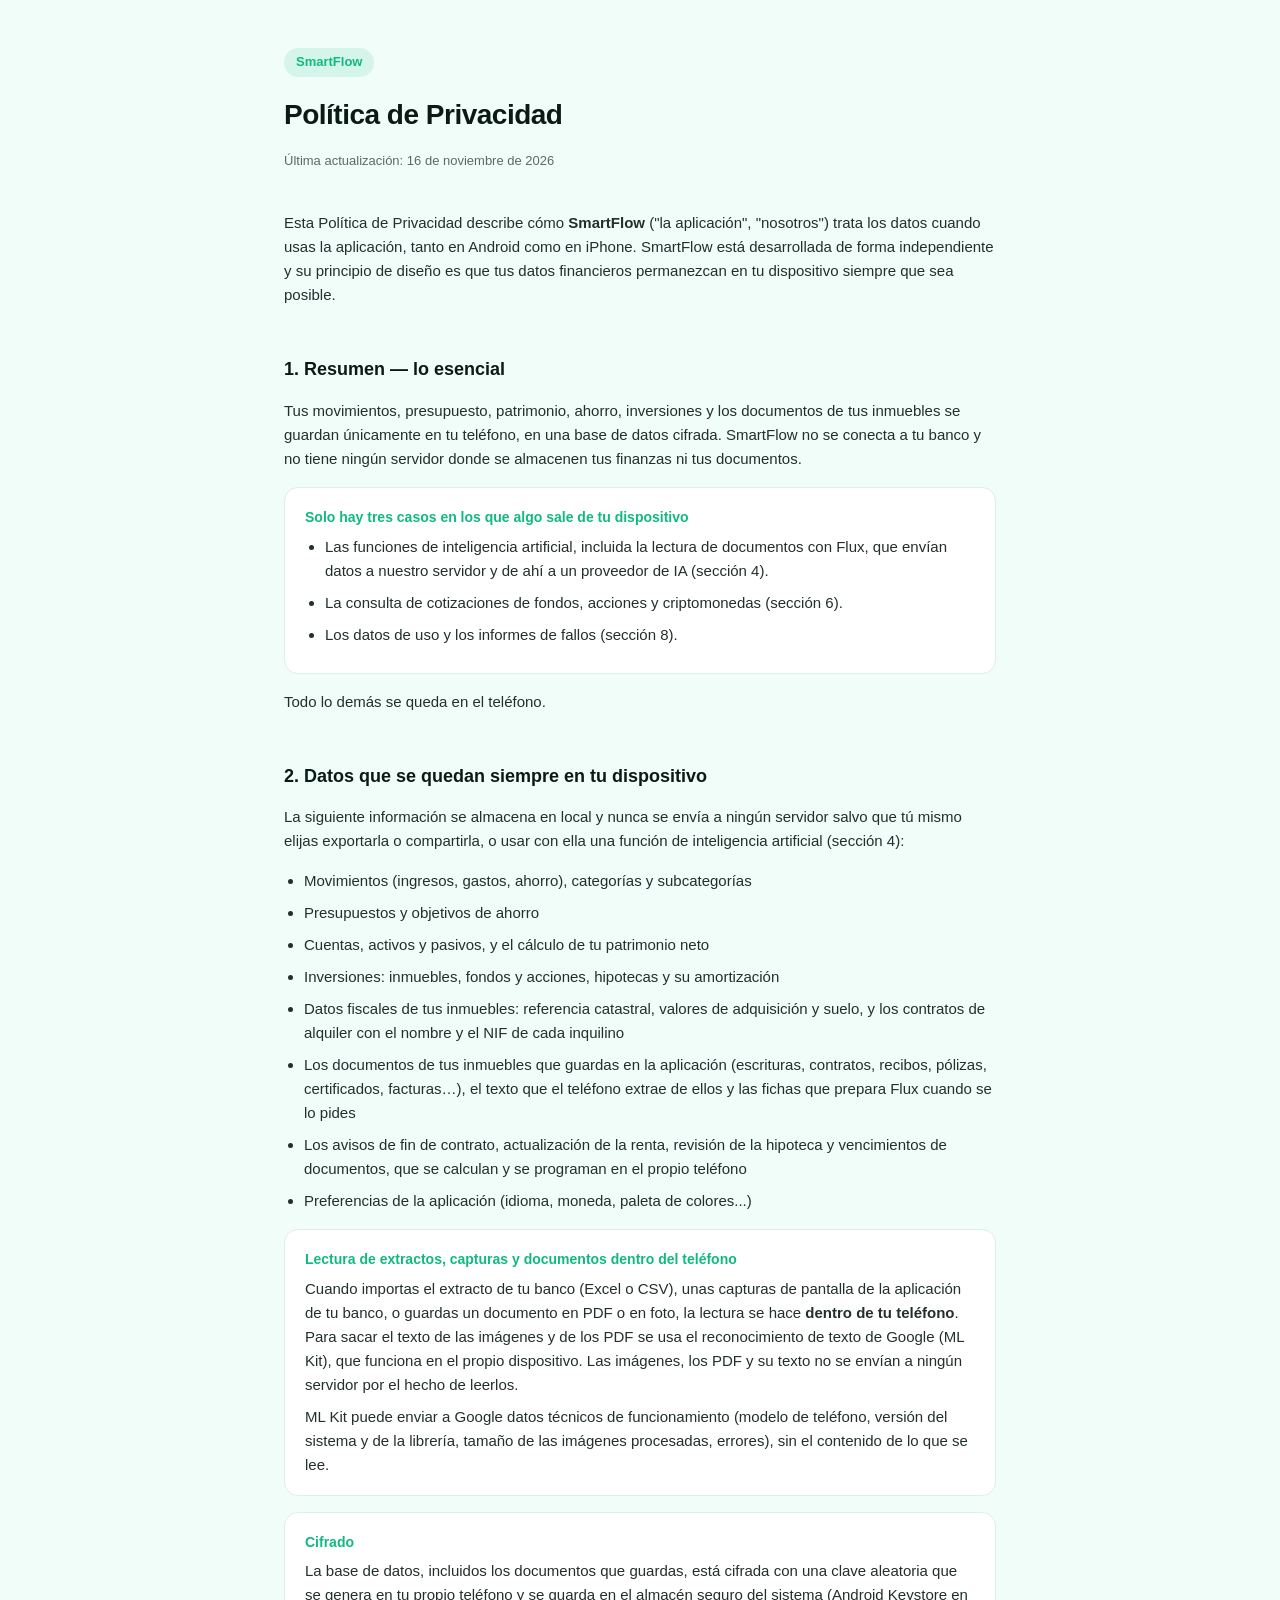
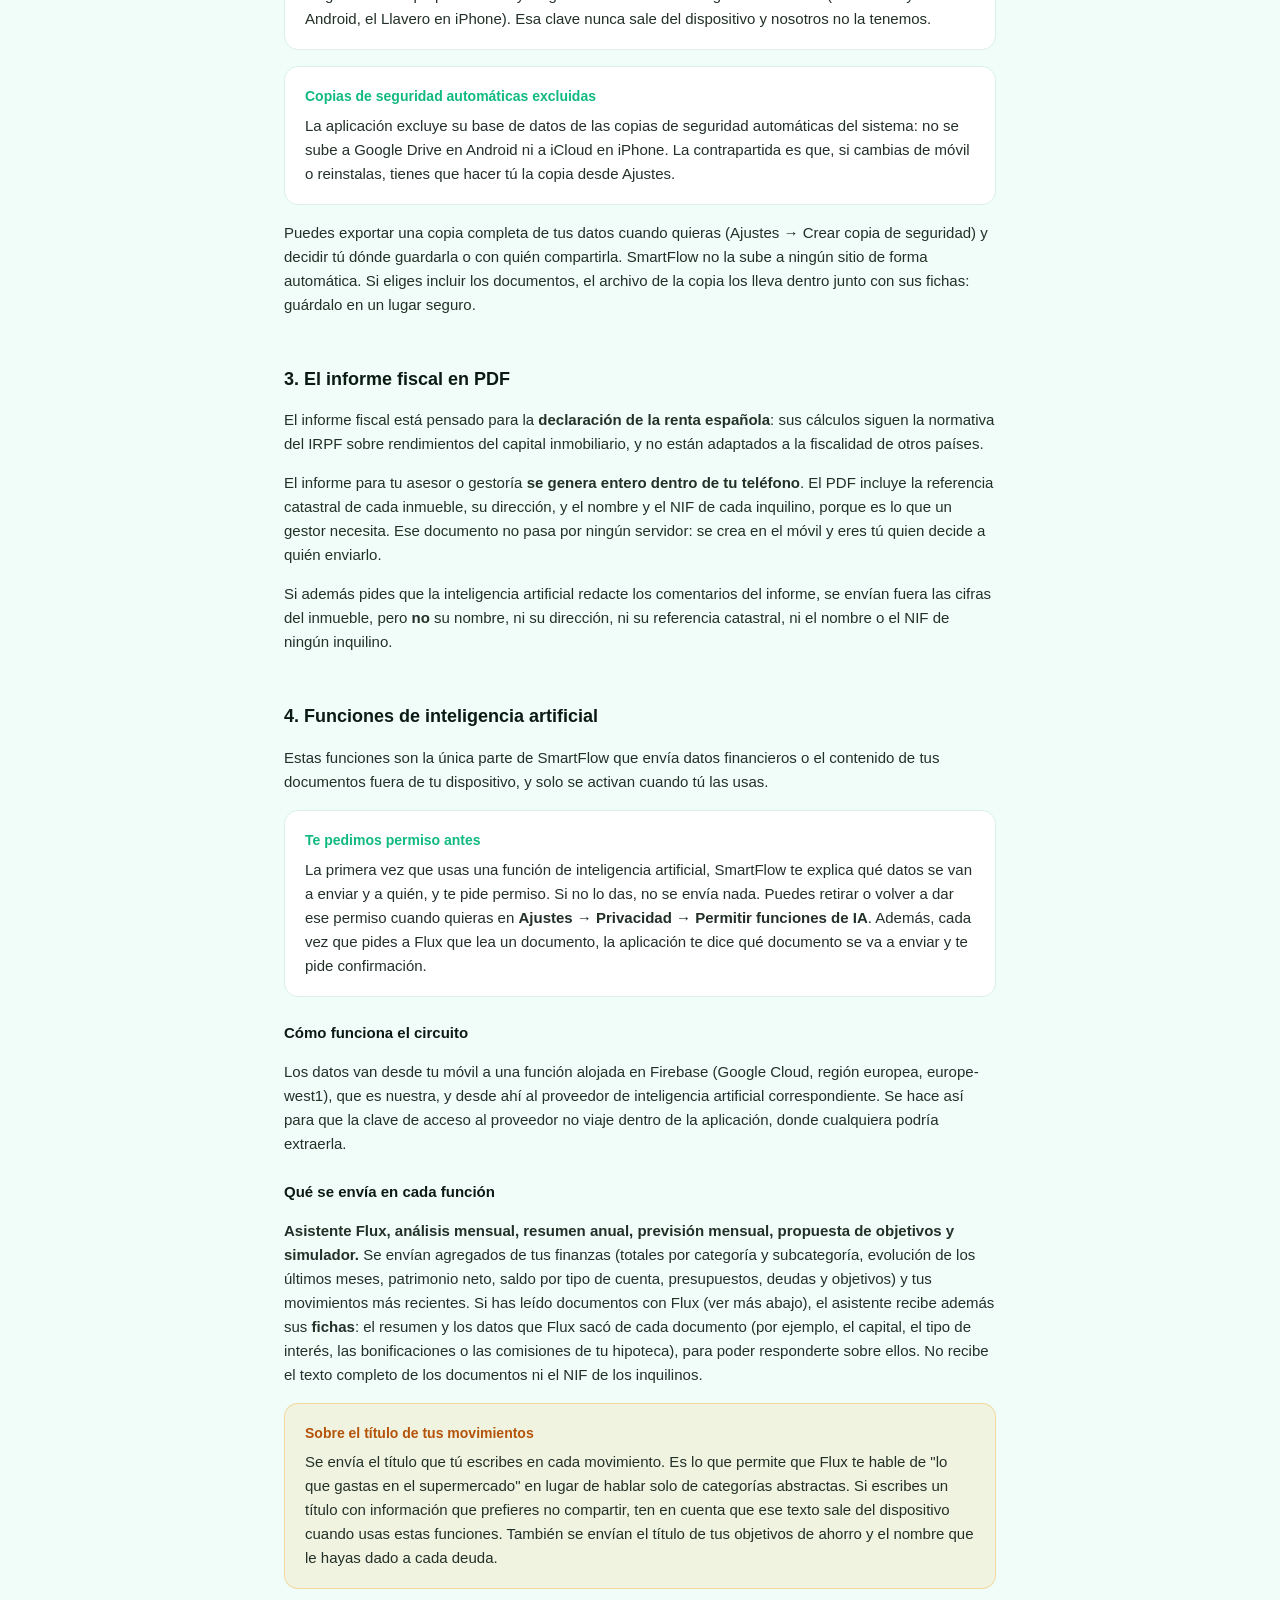
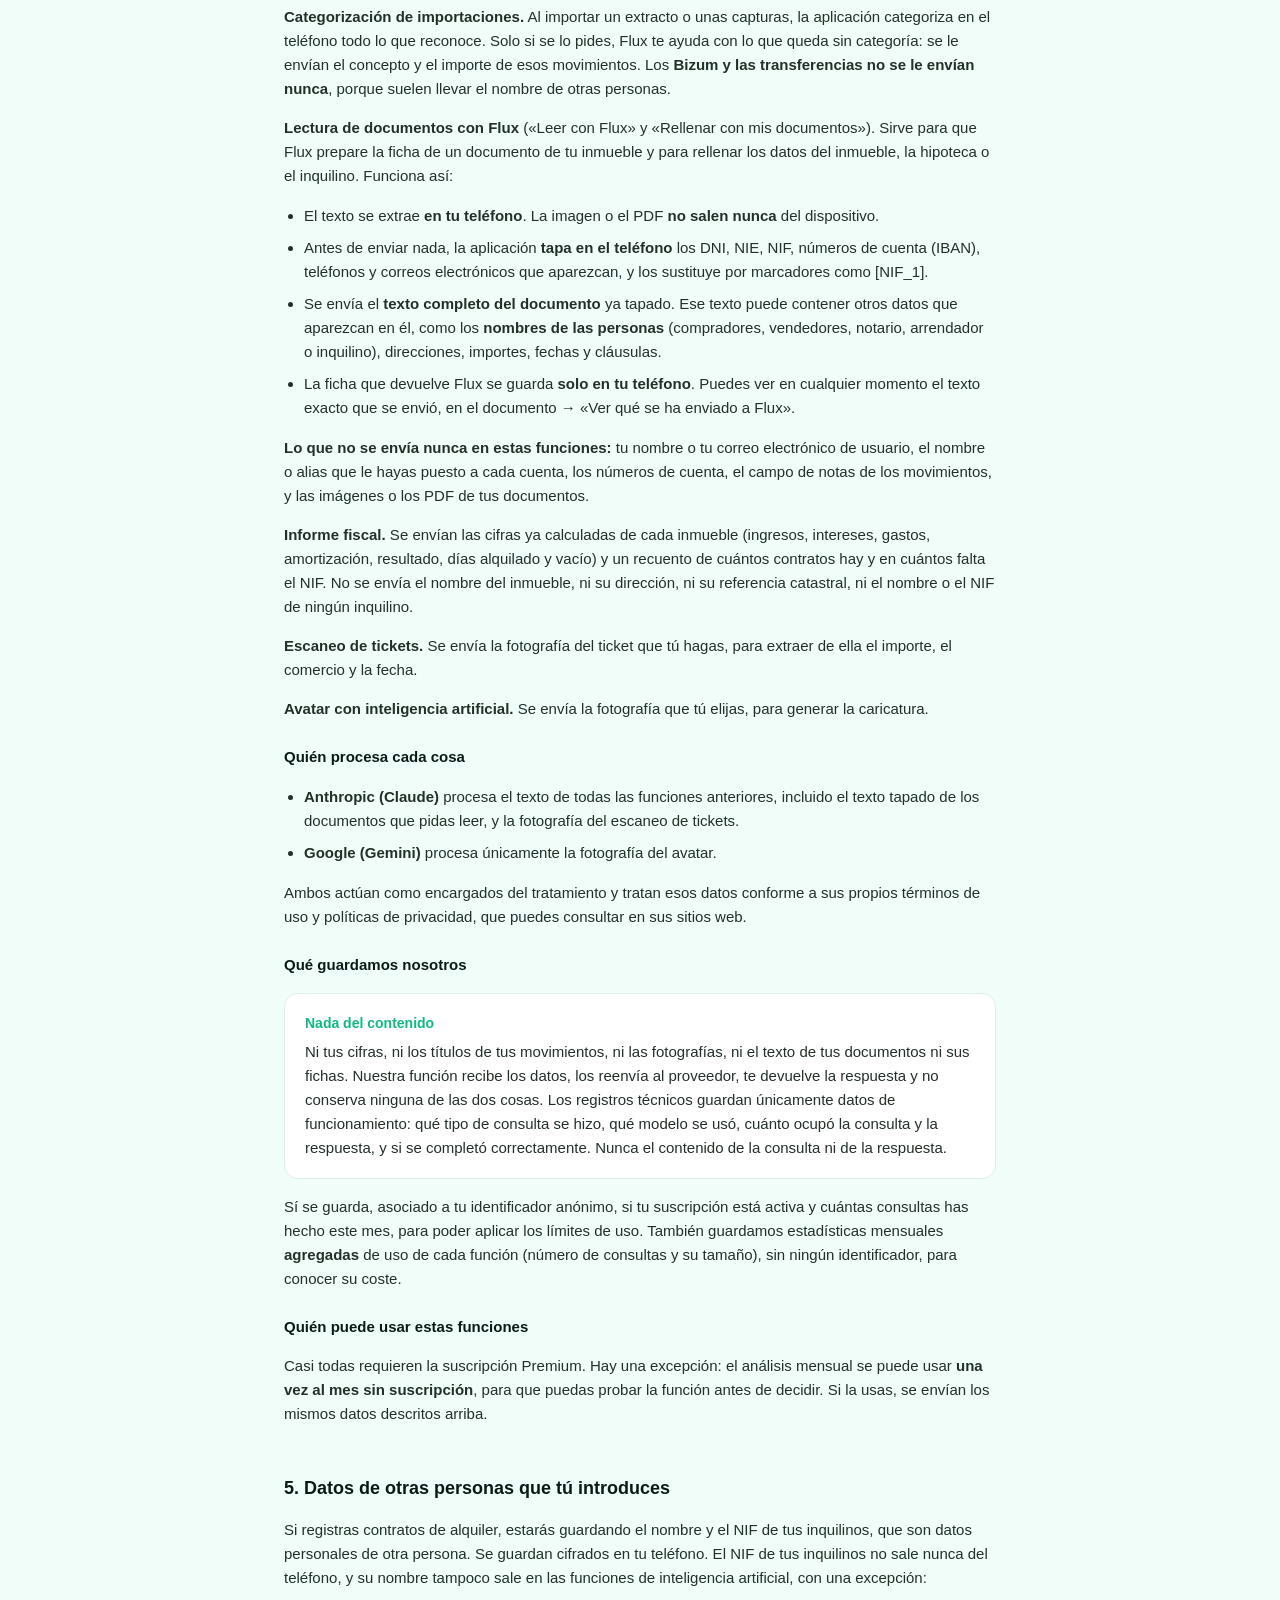
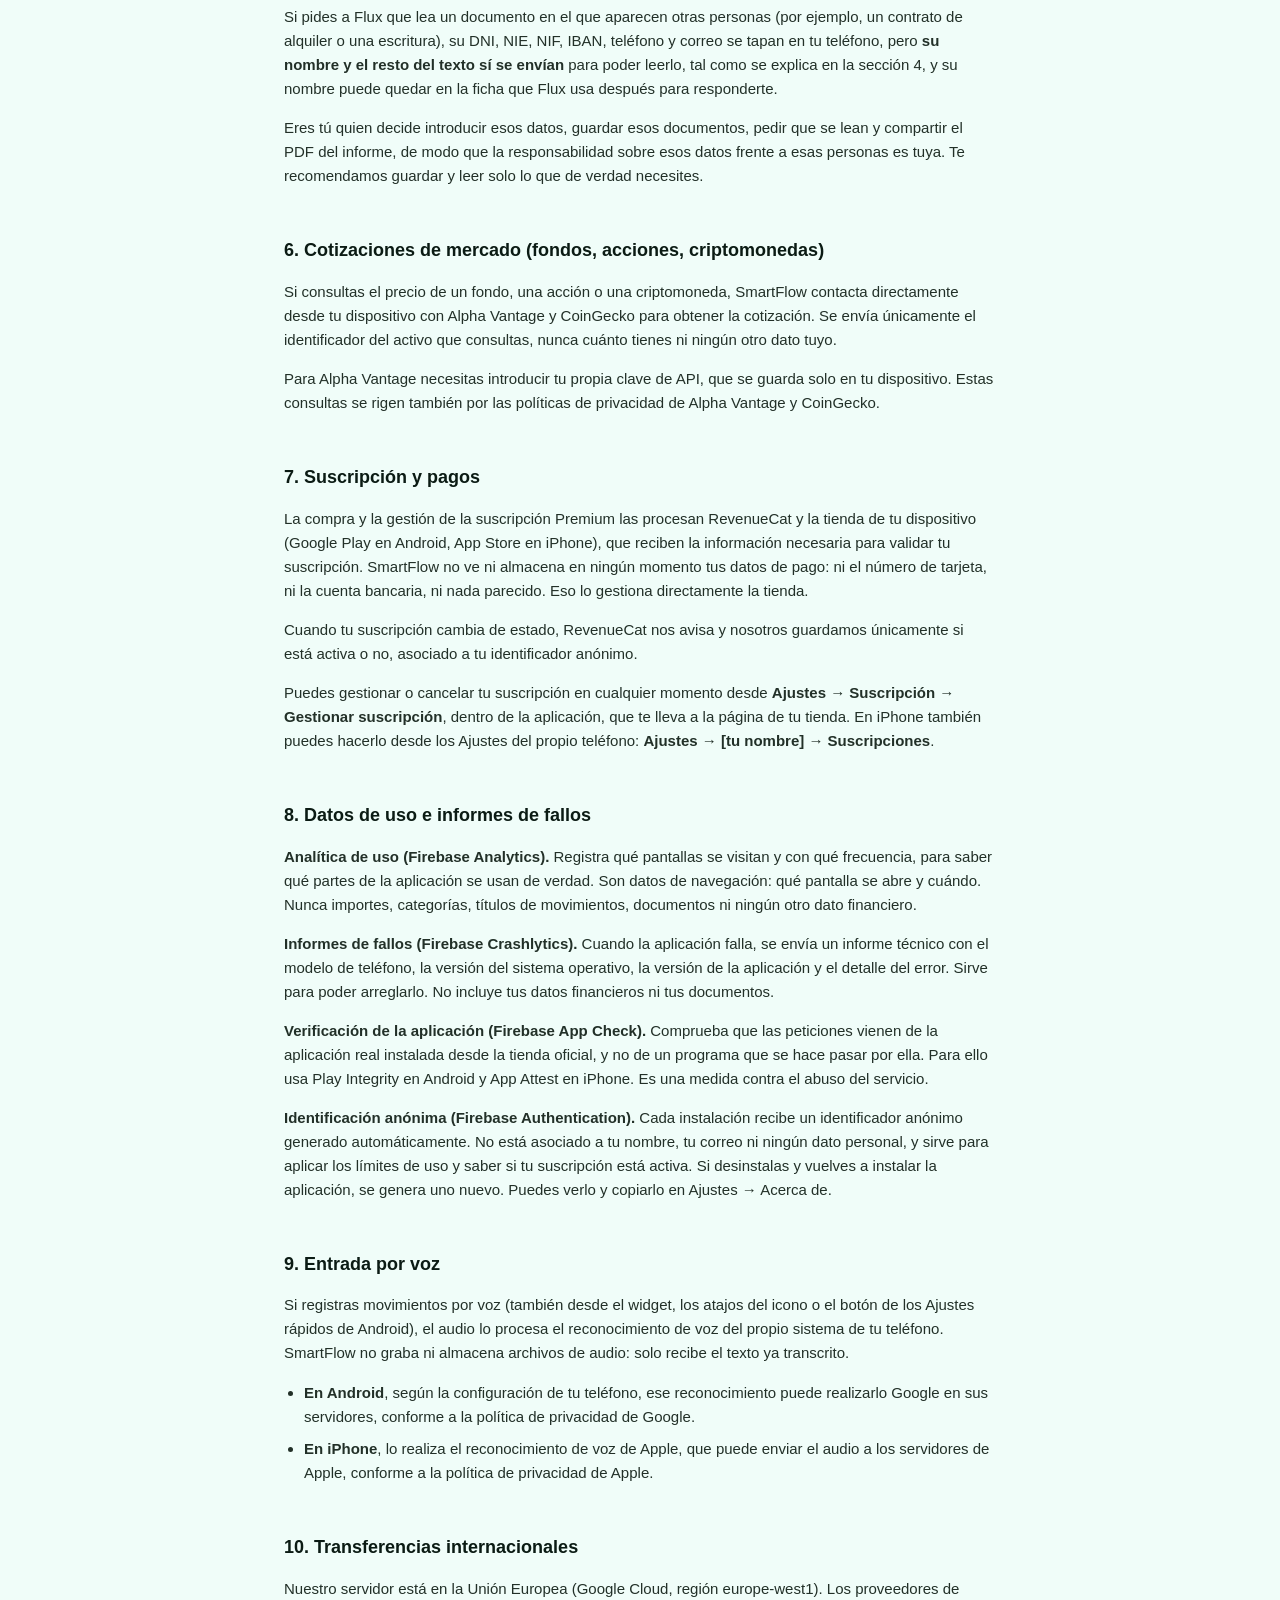
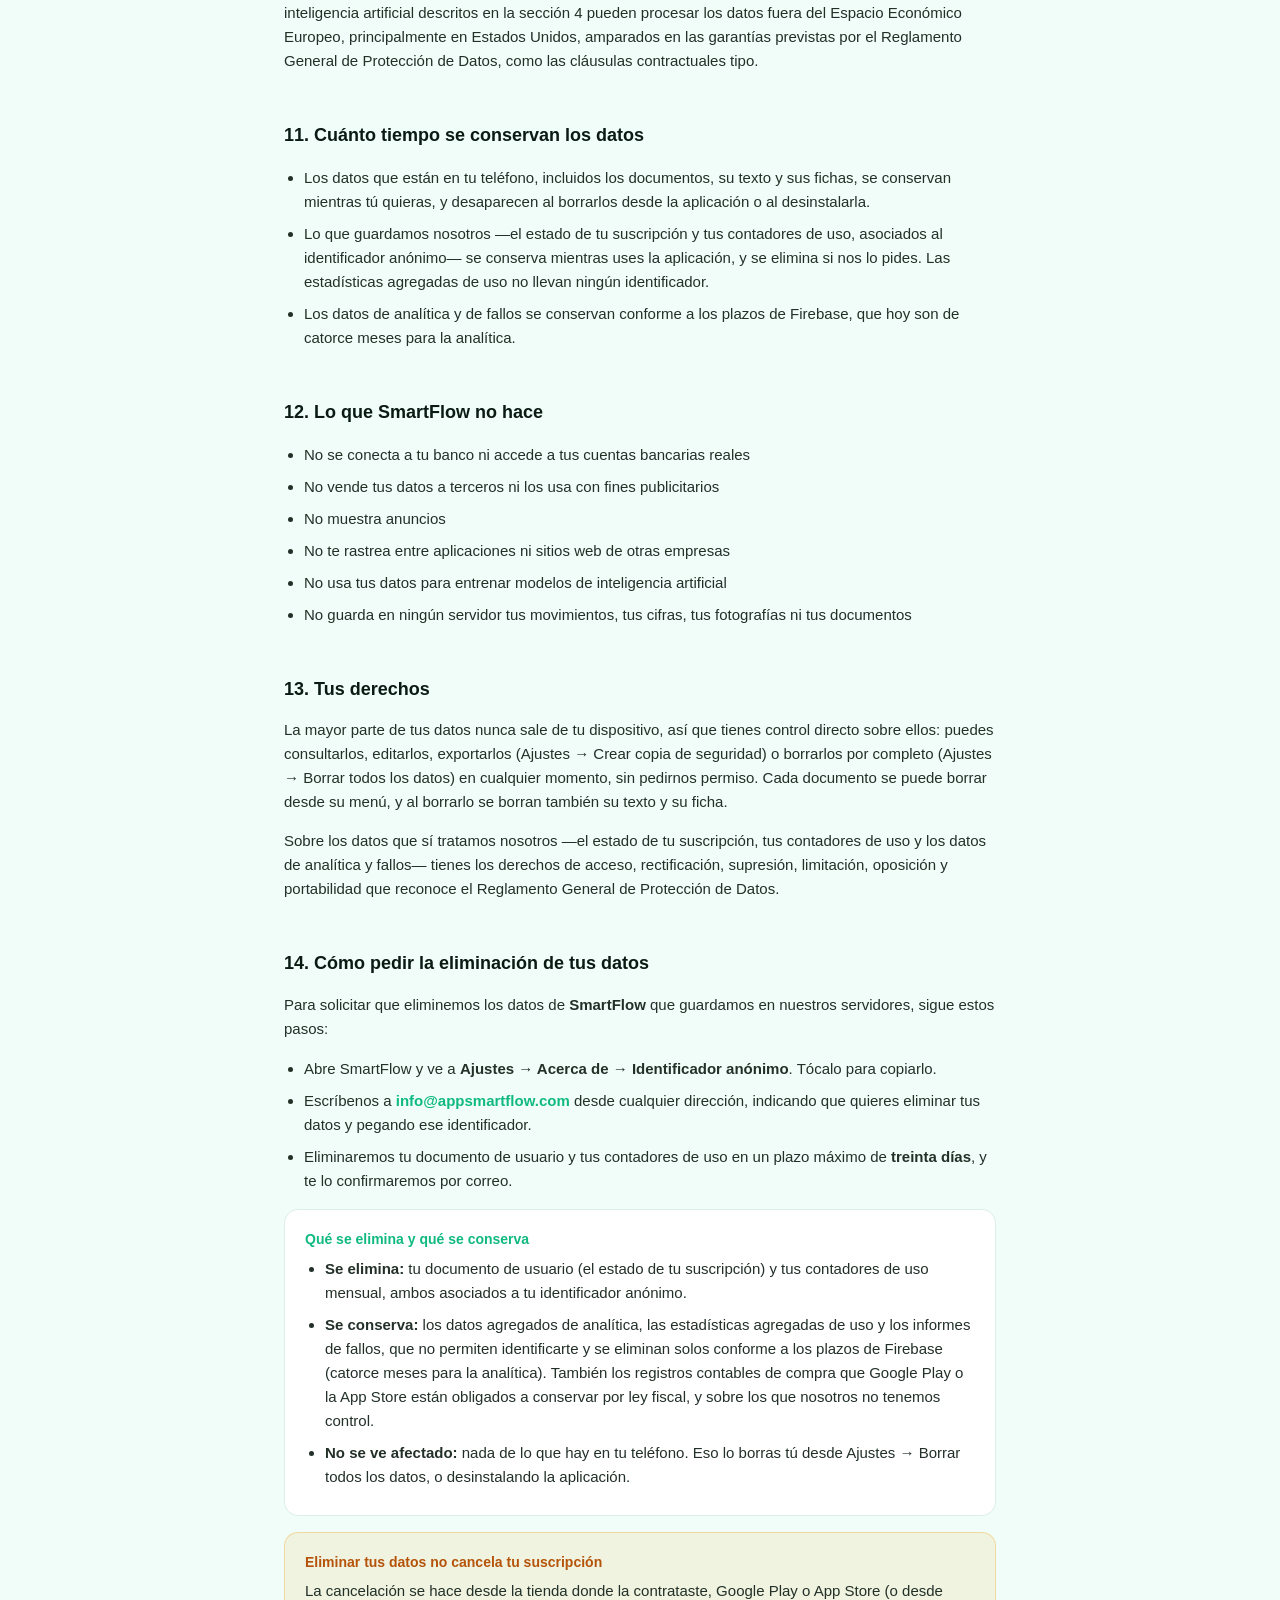
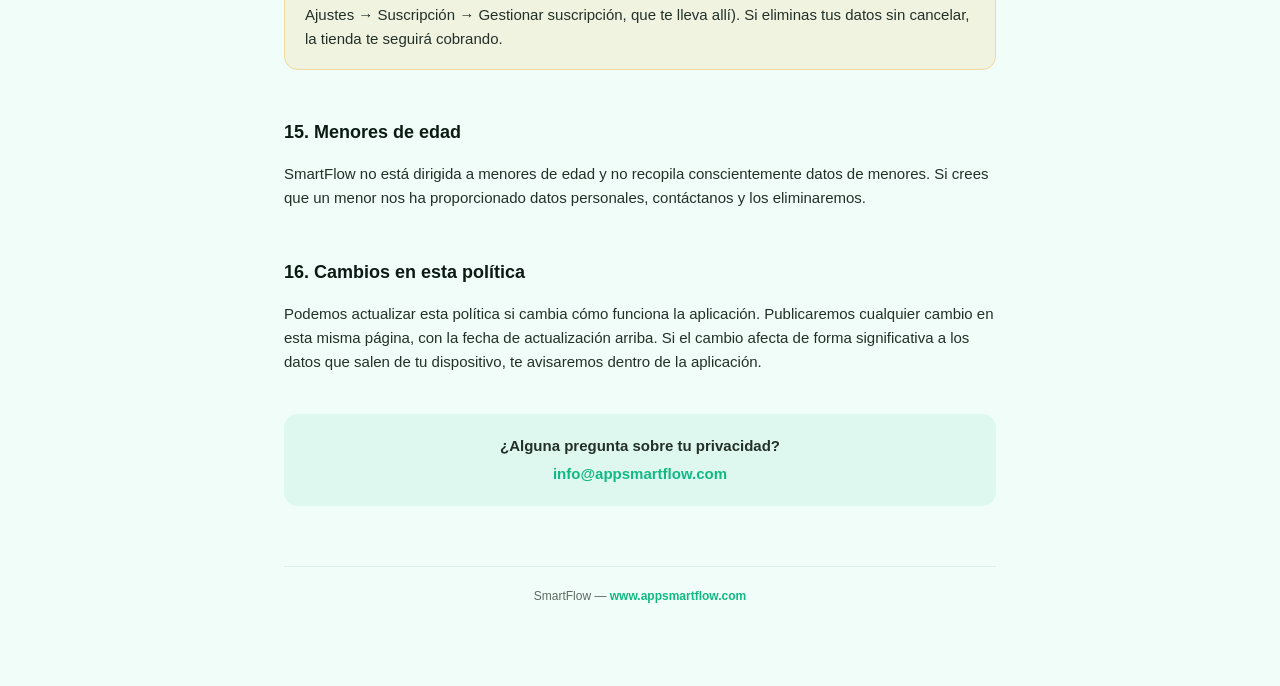
<file: privacidad.html>
<!DOCTYPE html>
<html lang="es">
<head>
<meta charset="UTF-8">
<meta name="viewport" content="width=device-width, initial-scale=1.0">
<title>Política de Privacidad — SmartFlow</title>
<style>
  :root {
    --ink: #0B1B14;
    --muted: #5b6b63;
    --primary: #10B981;
    --bg: #F0FDF9;
    --card: #ffffff;
    --border: #DCEFE8;
    --warn: #B45309;
    --warnbg: rgba(245, 158, 11, 0.1);
  }
  * { box-sizing: border-box; }
  body {
    margin: 0;
    font-family: -apple-system, BlinkMacSystemFont, "Segoe UI", Roboto, Helvetica, Arial, sans-serif;
    background: var(--bg);
    color: var(--ink);
    line-height: 1.6;
  }
  .wrap { max-width: 760px; margin: 0 auto; padding: 48px 24px 80px; }
  .badge {
    display: inline-block; background: rgba(16, 185, 129, 0.12); color: var(--primary);
    font-size: 13px; font-weight: 700; padding: 4px 12px; border-radius: 20px; margin-bottom: 16px;
  }
  h1 { font-size: 28px; font-weight: 800; margin: 0 0 6px; letter-spacing: -0.5px; }
  .updated { color: var(--muted); font-size: 13px; margin-bottom: 40px; }
  h2 { font-size: 18px; font-weight: 700; margin: 40px 0 12px; padding-top: 8px; }
  h3 { font-size: 15px; font-weight: 700; margin: 24px 0 8px; color: var(--ink); }
  p, li { font-size: 15px; color: #223028; }
  ul { padding-left: 20px; }
  li { margin-bottom: 8px; }
  .card {
    background: var(--card); border: 1px solid var(--border); border-radius: 14px;
    padding: 18px 20px; margin: 16px 0;
  }
  .card-title { font-weight: 700; font-size: 14px; color: var(--primary); margin-bottom: 6px; }
  .warn {
    background: var(--warnbg); border: 1px solid rgba(245, 158, 11, 0.3); border-radius: 14px;
    padding: 18px 20px; margin: 16px 0;
  }
  .warn-title { font-weight: 700; font-size: 14px; color: var(--warn); margin-bottom: 6px; }
  .contact {
    background: rgba(16, 185, 129, 0.08); border-radius: 14px; padding: 20px;
    margin-top: 40px; text-align: center;
  }
  a { color: var(--primary); font-weight: 600; text-decoration: none; }
  a:hover { text-decoration: underline; }
  footer {
    margin-top: 60px; padding-top: 20px; border-top: 1px solid var(--border);
    color: var(--muted); font-size: 12px; text-align: center;
  }
</style>
</head>
<body>
<div class="wrap">

  <span class="badge">SmartFlow</span>
  <h1>Política de Privacidad</h1>
  <p class="updated">Última actualización: 16 de noviembre de 2026</p>

  <p>
    Esta Política de Privacidad describe cómo <strong>SmartFlow</strong> ("la aplicación",
    "nosotros") trata los datos cuando usas la aplicación, tanto en Android como en iPhone.
    SmartFlow está desarrollada de forma independiente y su principio de diseño es que tus datos
    financieros permanezcan en tu dispositivo siempre que sea posible.
  </p>

  <h2>1. Resumen — lo esencial</h2>
  <p>
    Tus movimientos, presupuesto, patrimonio, ahorro, inversiones y los documentos de tus inmuebles
    se guardan únicamente en tu teléfono, en una base de datos cifrada. SmartFlow no se conecta a tu
    banco y no tiene ningún servidor donde se almacenen tus finanzas ni tus documentos.
  </p>
  <div class="card">
    <div class="card-title">Solo hay tres casos en los que algo sale de tu dispositivo</div>
    <ul style="margin:0;">
      <li>Las funciones de inteligencia artificial, incluida la lectura de documentos con Flux, que
      envían datos a nuestro servidor y de ahí a un proveedor de IA (sección 4).</li>
      <li>La consulta de cotizaciones de fondos, acciones y criptomonedas (sección 6).</li>
      <li>Los datos de uso y los informes de fallos (sección 8).</li>
    </ul>
  </div>
  <p>Todo lo demás se queda en el teléfono.</p>

  <h2>2. Datos que se quedan siempre en tu dispositivo</h2>
  <p>
    La siguiente información se almacena en local y nunca se envía a ningún servidor salvo que
    tú mismo elijas exportarla o compartirla, o usar con ella una función de inteligencia artificial
    (sección 4):
  </p>
  <ul>
    <li>Movimientos (ingresos, gastos, ahorro), categorías y subcategorías</li>
    <li>Presupuestos y objetivos de ahorro</li>
    <li>Cuentas, activos y pasivos, y el cálculo de tu patrimonio neto</li>
    <li>Inversiones: inmuebles, fondos y acciones, hipotecas y su amortización</li>
    <li>Datos fiscales de tus inmuebles: referencia catastral, valores de adquisición y suelo, y
    los contratos de alquiler con el nombre y el NIF de cada inquilino</li>
    <li>Los documentos de tus inmuebles que guardas en la aplicación (escrituras, contratos,
    recibos, pólizas, certificados, facturas…), el texto que el teléfono extrae de ellos y las
    fichas que prepara Flux cuando se lo pides</li>
    <li>Los avisos de fin de contrato, actualización de la renta, revisión de la hipoteca y
    vencimientos de documentos, que se calculan y se programan en el propio teléfono</li>
    <li>Preferencias de la aplicación (idioma, moneda, paleta de colores...)</li>
  </ul>

  <div class="card">
    <div class="card-title">Lectura de extractos, capturas y documentos dentro del teléfono</div>
    <p style="margin:0 0 8px;">
      Cuando importas el extracto de tu banco (Excel o CSV), unas capturas de pantalla de la
      aplicación de tu banco, o guardas un documento en PDF o en foto, la lectura se hace
      <strong>dentro de tu teléfono</strong>. Para sacar el texto de las imágenes y de los PDF se usa
      el reconocimiento de texto de Google (ML Kit), que funciona en el propio dispositivo.
      Las imágenes, los PDF y su texto no se envían a ningún servidor por el hecho de leerlos.
    </p>
    <p style="margin:0;">
      ML Kit puede enviar a Google datos técnicos de funcionamiento (modelo de teléfono, versión del
      sistema y de la librería, tamaño de las imágenes procesadas, errores), sin el contenido de lo
      que se lee.
    </p>
  </div>

  <div class="card">
    <div class="card-title">Cifrado</div>
    <p style="margin:0;">
      La base de datos, incluidos los documentos que guardas, está cifrada con una clave aleatoria
      que se genera en tu propio teléfono y se guarda en el almacén seguro del sistema (Android
      Keystore en Android, el Llavero en iPhone). Esa clave nunca sale del dispositivo y nosotros no
      la tenemos.
    </p>
  </div>

  <div class="card">
    <div class="card-title">Copias de seguridad automáticas excluidas</div>
    <p style="margin:0;">
      La aplicación excluye su base de datos de las copias de seguridad automáticas del sistema:
      no se sube a Google Drive en Android ni a iCloud en iPhone. La contrapartida es que,
      si cambias de móvil o reinstalas, tienes que hacer tú la copia desde Ajustes.
    </p>
  </div>

  <p>
    Puedes exportar una copia completa de tus datos cuando quieras (Ajustes → Crear copia de
    seguridad) y decidir tú dónde guardarla o con quién compartirla. SmartFlow no la sube a ningún
    sitio de forma automática. Si eliges incluir los documentos, el archivo de la copia los lleva
    dentro junto con sus fichas: guárdalo en un lugar seguro.
  </p>

  <h2>3. El informe fiscal en PDF</h2>
  <p>
    El informe fiscal está pensado para la <strong>declaración de la renta española</strong>: sus
    cálculos siguen la normativa del IRPF sobre rendimientos del capital inmobiliario, y no están
    adaptados a la fiscalidad de otros países.
  </p>
  <p>
    El informe para tu asesor o gestoría <strong>se genera entero dentro de tu
    teléfono</strong>. El PDF incluye la referencia catastral de cada inmueble, su dirección, y el
    nombre y el NIF de cada inquilino, porque es lo que un gestor necesita. Ese documento no pasa
    por ningún servidor: se crea en el móvil y eres tú quien decide a quién enviarlo.
  </p>
  <p>
    Si además pides que la inteligencia artificial redacte los comentarios del informe, se envían
    fuera las cifras del inmueble, pero <strong>no</strong> su nombre, ni su dirección, ni su
    referencia catastral, ni el nombre o el NIF de ningún inquilino.
  </p>

  <h2>4. Funciones de inteligencia artificial</h2>
  <p>
    Estas funciones son la única parte de SmartFlow que envía datos financieros o el contenido de
    tus documentos fuera de tu dispositivo, y solo se activan cuando tú las usas.
  </p>
  <div class="card">
    <div class="card-title">Te pedimos permiso antes</div>
    <p style="margin:0;">
      La primera vez que usas una función de inteligencia artificial, SmartFlow te explica qué
      datos se van a enviar y a quién, y te pide permiso. Si no lo das, no se envía nada. Puedes
      retirar o volver a dar ese permiso cuando quieras en <strong>Ajustes → Privacidad →
      Permitir funciones de IA</strong>. Además, cada vez que pides a Flux que lea un documento, la
      aplicación te dice qué documento se va a enviar y te pide confirmación.
    </p>
  </div>

  <h3>Cómo funciona el circuito</h3>
  <p>
    Los datos van desde tu móvil a una función alojada en Firebase (Google Cloud, región europea,
    europe-west1), que es nuestra, y desde ahí al proveedor de inteligencia artificial
    correspondiente. Se hace así para que la clave de acceso al proveedor no viaje dentro de la
    aplicación, donde cualquiera podría extraerla.
  </p>

  <h3>Qué se envía en cada función</h3>
  <p>
    <strong>Asistente Flux, análisis mensual, resumen anual, previsión mensual, propuesta de
    objetivos y simulador.</strong> Se envían agregados de tus finanzas (totales por categoría y
    subcategoría, evolución de los últimos meses, patrimonio neto, saldo por tipo de cuenta,
    presupuestos, deudas y objetivos) y tus movimientos más recientes. Si has leído documentos con
    Flux (ver más abajo), el asistente recibe además sus <strong>fichas</strong>: el resumen y los
    datos que Flux sacó de cada documento (por ejemplo, el capital, el tipo de interés, las
    bonificaciones o las comisiones de tu hipoteca), para poder responderte sobre ellos. No recibe
    el texto completo de los documentos ni el NIF de los inquilinos.
  </p>

  <div class="warn">
    <div class="warn-title">Sobre el título de tus movimientos</div>
    <p style="margin:0;">
      Se envía el título que tú escribes en cada movimiento. Es lo que permite que Flux te hable de
      "lo que gastas en el supermercado" en lugar de hablar solo de categorías abstractas. Si
      escribes un título con información que prefieres no compartir, ten en cuenta que ese texto
      sale del dispositivo cuando usas estas funciones. También se envían el título de tus
      objetivos de ahorro y el nombre que le hayas dado a cada deuda.
    </p>
  </div>

  <p>
    <strong>Categorización de importaciones.</strong> Al importar un extracto o unas capturas,
    la aplicación categoriza en el teléfono todo lo que reconoce. Solo si se lo pides, Flux te
    ayuda con lo que queda sin categoría: se le envían el concepto y el importe de esos
    movimientos. Los <strong>Bizum y las transferencias no se le envían nunca</strong>, porque
    suelen llevar el nombre de otras personas.
  </p>

  <p>
    <strong>Lectura de documentos con Flux</strong> («Leer con Flux» y «Rellenar con mis
    documentos»). Sirve para que Flux prepare la ficha de un documento de tu inmueble y para
    rellenar los datos del inmueble, la hipoteca o el inquilino. Funciona así:
  </p>
  <ul>
    <li>El texto se extrae <strong>en tu teléfono</strong>. La imagen o el PDF
    <strong>no salen nunca</strong> del dispositivo.</li>
    <li>Antes de enviar nada, la aplicación <strong>tapa en el teléfono</strong> los DNI, NIE, NIF,
    números de cuenta (IBAN), teléfonos y correos electrónicos que aparezcan, y los sustituye por
    marcadores como [NIF_1].</li>
    <li>Se envía el <strong>texto completo del documento</strong> ya tapado. Ese texto puede
    contener otros datos que aparezcan en él, como los <strong>nombres de las personas</strong>
    (compradores, vendedores, notario, arrendador o inquilino), direcciones, importes, fechas y
    cláusulas.</li>
    <li>La ficha que devuelve Flux se guarda <strong>solo en tu teléfono</strong>. Puedes ver en
    cualquier momento el texto exacto que se envió, en el documento → «Ver qué se ha enviado a
    Flux».</li>
  </ul>

  <p>
    <strong>Lo que no se envía nunca en estas funciones:</strong> tu nombre o tu correo electrónico
    de usuario, el nombre o alias que le hayas puesto a cada cuenta, los números de cuenta, el campo
    de notas de los movimientos, y las imágenes o los PDF de tus documentos.
  </p>
  <p>
    <strong>Informe fiscal.</strong> Se envían las cifras ya calculadas de cada inmueble (ingresos,
    intereses, gastos, amortización, resultado, días alquilado y vacío) y un recuento de cuántos
    contratos hay y en cuántos falta el NIF. No se envía el nombre del inmueble, ni su dirección,
    ni su referencia catastral, ni el nombre o el NIF de ningún inquilino.
  </p>
  <p>
    <strong>Escaneo de tickets.</strong> Se envía la fotografía del ticket que tú hagas, para
    extraer de ella el importe, el comercio y la fecha.
  </p>
  <p>
    <strong>Avatar con inteligencia artificial.</strong> Se envía la fotografía que tú elijas, para
    generar la caricatura.
  </p>

  <h3>Quién procesa cada cosa</h3>
  <ul>
    <li><strong>Anthropic (Claude)</strong> procesa el texto de todas las funciones anteriores,
    incluido el texto tapado de los documentos que pidas leer, y la fotografía del escaneo de
    tickets.</li>
    <li><strong>Google (Gemini)</strong> procesa únicamente la fotografía del avatar.</li>
  </ul>
  <p>
    Ambos actúan como encargados del tratamiento y tratan esos datos conforme a sus propios
    términos de uso y políticas de privacidad, que puedes consultar en sus sitios web.
  </p>

  <h3>Qué guardamos nosotros</h3>
  <div class="card">
    <div class="card-title">Nada del contenido</div>
    <p style="margin:0;">
      Ni tus cifras, ni los títulos de tus movimientos, ni las fotografías, ni el texto de tus
      documentos ni sus fichas. Nuestra función recibe los datos, los reenvía al proveedor, te
      devuelve la respuesta y no conserva ninguna de las dos cosas. Los registros técnicos guardan
      únicamente datos de funcionamiento: qué tipo de consulta se hizo, qué modelo se usó, cuánto
      ocupó la consulta y la respuesta, y si se completó correctamente. Nunca el contenido de la
      consulta ni de la respuesta.
    </p>
  </div>
  <p>
    Sí se guarda, asociado a tu identificador anónimo, si tu suscripción está activa y cuántas
    consultas has hecho este mes, para poder aplicar los límites de uso. También guardamos
    estadísticas mensuales <strong>agregadas</strong> de uso de cada función (número de consultas
    y su tamaño), sin ningún identificador, para conocer su coste.
  </p>

  <h3>Quién puede usar estas funciones</h3>
  <p>
    Casi todas requieren la suscripción Premium. Hay una excepción: el análisis mensual se puede
    usar <strong>una vez al mes sin suscripción</strong>, para que puedas probar la función antes
    de decidir. Si la usas, se envían los mismos datos descritos arriba.
  </p>

  <h2>5. Datos de otras personas que tú introduces</h2>
  <p>
    Si registras contratos de alquiler, estarás guardando el nombre y el NIF de tus inquilinos, que
    son datos personales de otra persona. Se guardan cifrados en tu teléfono. El NIF de tus
    inquilinos no sale nunca del teléfono, y su nombre tampoco sale en las funciones de
    inteligencia artificial, con una excepción:
  </p>
  <p>
    Si pides a Flux que lea un documento en el que aparecen otras personas (por ejemplo, un
    contrato de alquiler o una escritura), su DNI, NIE, NIF, IBAN, teléfono y correo se tapan en tu
    teléfono, pero <strong>su nombre y el resto del texto sí se envían</strong> para poder leerlo,
    tal como se explica en la sección 4, y su nombre puede quedar en la ficha que Flux usa después
    para responderte.
  </p>
  <p>
    Eres tú quien decide introducir esos datos, guardar esos documentos, pedir que se lean y
    compartir el PDF del informe, de modo que la responsabilidad sobre esos datos frente a esas
    personas es tuya. Te recomendamos guardar y leer solo lo que de verdad necesites.
  </p>

  <h2>6. Cotizaciones de mercado (fondos, acciones, criptomonedas)</h2>
  <p>
    Si consultas el precio de un fondo, una acción o una criptomoneda, SmartFlow contacta
    directamente desde tu dispositivo con Alpha Vantage y CoinGecko para obtener la cotización. Se
    envía únicamente el identificador del activo que consultas, nunca cuánto tienes ni ningún otro
    dato tuyo.
  </p>
  <p>
    Para Alpha Vantage necesitas introducir tu propia clave de API, que se guarda solo en tu
    dispositivo. Estas consultas se rigen también por las políticas de privacidad de Alpha Vantage
    y CoinGecko.
  </p>

  <h2>7. Suscripción y pagos</h2>
  <p>
    La compra y la gestión de la suscripción Premium las procesan RevenueCat y la tienda de tu
    dispositivo (Google Play en Android, App Store en iPhone), que reciben la información necesaria
    para validar tu suscripción. SmartFlow no ve ni almacena en ningún momento tus datos de pago:
    ni el número de tarjeta, ni la cuenta bancaria, ni nada parecido. Eso lo gestiona directamente
    la tienda.
  </p>
  <p>
    Cuando tu suscripción cambia de estado, RevenueCat nos avisa y nosotros guardamos únicamente si
    está activa o no, asociado a tu identificador anónimo.
  </p>
  <p>
    Puedes gestionar o cancelar tu suscripción en cualquier momento desde
    <strong>Ajustes → Suscripción → Gestionar suscripción</strong>, dentro de la aplicación, que te
    lleva a la página de tu tienda. En iPhone también puedes hacerlo desde los Ajustes del propio
    teléfono: <strong>Ajustes → [tu nombre] → Suscripciones</strong>.
  </p>

  <h2>8. Datos de uso e informes de fallos</h2>
  <p>
    <strong>Analítica de uso (Firebase Analytics).</strong> Registra qué pantallas se visitan y con
    qué frecuencia, para saber qué partes de la aplicación se usan de verdad. Son datos de
    navegación: qué pantalla se abre y cuándo. Nunca importes, categorías, títulos de movimientos,
    documentos ni ningún otro dato financiero.
  </p>
  <p>
    <strong>Informes de fallos (Firebase Crashlytics).</strong> Cuando la aplicación falla, se envía
    un informe técnico con el modelo de teléfono, la versión del sistema operativo, la versión de
    la aplicación y el detalle del error. Sirve para poder arreglarlo. No incluye tus datos
    financieros ni tus documentos.
  </p>
  <p>
    <strong>Verificación de la aplicación (Firebase App Check).</strong> Comprueba que las
    peticiones vienen de la aplicación real instalada desde la tienda oficial, y no de un programa
    que se hace pasar por ella. Para ello usa Play Integrity en Android y App Attest en iPhone. Es
    una medida contra el abuso del servicio.
  </p>
  <p>
    <strong>Identificación anónima (Firebase Authentication).</strong> Cada instalación recibe un
    identificador anónimo generado automáticamente. No está asociado a tu nombre, tu correo ni
    ningún dato personal, y sirve para aplicar los límites de uso y saber si tu suscripción está
    activa. Si desinstalas y vuelves a instalar la aplicación, se genera uno nuevo. Puedes verlo y
    copiarlo en Ajustes → Acerca de.
  </p>

  <h2>9. Entrada por voz</h2>
  <p>
    Si registras movimientos por voz (también desde el widget, los atajos del icono o el botón de
    los Ajustes rápidos de Android), el audio lo procesa el reconocimiento de voz del propio sistema
    de tu teléfono. SmartFlow no graba ni almacena archivos de audio: solo recibe el texto ya
    transcrito.
  </p>
  <ul>
    <li><strong>En Android</strong>, según la configuración de tu teléfono, ese reconocimiento puede
    realizarlo Google en sus servidores, conforme a la política de privacidad de Google.</li>
    <li><strong>En iPhone</strong>, lo realiza el reconocimiento de voz de Apple, que puede enviar el
    audio a los servidores de Apple, conforme a la política de privacidad de Apple.</li>
  </ul>

  <h2>10. Transferencias internacionales</h2>
  <p>
    Nuestro servidor está en la Unión Europea (Google Cloud, región europe-west1). Los proveedores
    de inteligencia artificial descritos en la sección 4 pueden procesar los datos fuera del
    Espacio Económico Europeo, principalmente en Estados Unidos, amparados en las garantías
    previstas por el Reglamento General de Protección de Datos, como las cláusulas contractuales
    tipo.
  </p>

  <h2>11. Cuánto tiempo se conservan los datos</h2>
  <ul>
    <li>Los datos que están en tu teléfono, incluidos los documentos, su texto y sus fichas, se
    conservan mientras tú quieras, y desaparecen al borrarlos desde la aplicación o al
    desinstalarla.</li>
    <li>Lo que guardamos nosotros —el estado de tu suscripción y tus contadores de uso, asociados
    al identificador anónimo— se conserva mientras uses la aplicación, y se elimina si nos lo
    pides. Las estadísticas agregadas de uso no llevan ningún identificador.</li>
    <li>Los datos de analítica y de fallos se conservan conforme a los plazos de Firebase, que hoy
    son de catorce meses para la analítica.</li>
  </ul>

  <h2>12. Lo que SmartFlow no hace</h2>
  <ul>
    <li>No se conecta a tu banco ni accede a tus cuentas bancarias reales</li>
    <li>No vende tus datos a terceros ni los usa con fines publicitarios</li>
    <li>No muestra anuncios</li>
    <li>No te rastrea entre aplicaciones ni sitios web de otras empresas</li>
    <li>No usa tus datos para entrenar modelos de inteligencia artificial</li>
    <li>No guarda en ningún servidor tus movimientos, tus cifras, tus fotografías ni tus
    documentos</li>
  </ul>

  <h2>13. Tus derechos</h2>
  <p>
    La mayor parte de tus datos nunca sale de tu dispositivo, así que tienes control directo sobre
    ellos: puedes consultarlos, editarlos, exportarlos (Ajustes → Crear copia de seguridad) o
    borrarlos por completo (Ajustes → Borrar todos los datos) en cualquier momento, sin pedirnos
    permiso. Cada documento se puede borrar desde su menú, y al borrarlo se borran también su texto
    y su ficha.
  </p>
  <p>
    Sobre los datos que sí tratamos nosotros —el estado de tu suscripción, tus contadores de uso y
    los datos de analítica y fallos— tienes los derechos de acceso, rectificación, supresión,
    limitación, oposición y portabilidad que reconoce el Reglamento General de Protección de Datos.
  </p>

  <h2 id="eliminacion-datos">14. Cómo pedir la eliminación de tus datos</h2>
  <p>
    Para solicitar que eliminemos los datos de <strong>SmartFlow</strong> que guardamos en nuestros
    servidores, sigue estos pasos:
  </p>
  <ul>
    <li>Abre SmartFlow y ve a <strong>Ajustes → Acerca de → Identificador anónimo</strong>. Tócalo
    para copiarlo.</li>
    <li>Escríbenos a <a href="mailto:info@appsmartflow.com">info@appsmartflow.com</a> desde
    cualquier dirección, indicando que quieres eliminar tus datos y pegando ese identificador.</li>
    <li>Eliminaremos tu documento de usuario y tus contadores de uso en un plazo máximo de
    <strong>treinta días</strong>, y te lo confirmaremos por correo.</li>
  </ul>

  <div class="card">
    <div class="card-title">Qué se elimina y qué se conserva</div>
    <ul style="margin:0;">
      <li><strong>Se elimina:</strong> tu documento de usuario (el estado de tu suscripción) y tus
      contadores de uso mensual, ambos asociados a tu identificador anónimo.</li>
      <li><strong>Se conserva:</strong> los datos agregados de analítica, las estadísticas
      agregadas de uso y los informes de fallos, que no permiten identificarte y se eliminan solos
      conforme a los plazos de Firebase (catorce meses para la analítica). También los registros
      contables de compra que Google Play o la App Store están obligados a conservar por ley
      fiscal, y sobre los que nosotros no tenemos control.</li>
      <li><strong>No se ve afectado:</strong> nada de lo que hay en tu teléfono. Eso lo borras tú
      desde Ajustes → Borrar todos los datos, o desinstalando la aplicación.</li>
    </ul>
  </div>

  <div class="warn">
    <div class="warn-title">Eliminar tus datos no cancela tu suscripción</div>
    <p style="margin:0;">
      La cancelación se hace desde la tienda donde la contrataste, Google Play o App Store (o desde
      Ajustes → Suscripción → Gestionar suscripción, que te lleva allí). Si eliminas tus datos sin
      cancelar, la tienda te seguirá cobrando.
    </p>
  </div>

  <h2>15. Menores de edad</h2>
  <p>
    SmartFlow no está dirigida a menores de edad y no recopila conscientemente datos de menores. Si
    crees que un menor nos ha proporcionado datos personales, contáctanos y los eliminaremos.
  </p>

  <h2>16. Cambios en esta política</h2>
  <p>
    Podemos actualizar esta política si cambia cómo funciona la aplicación. Publicaremos cualquier
    cambio en esta misma página, con la fecha de actualización arriba. Si el cambio afecta de forma
    significativa a los datos que salen de tu dispositivo, te avisaremos dentro de la aplicación.
  </p>

  <div class="contact">
    <p style="margin:0 0 4px; font-weight:700;">¿Alguna pregunta sobre tu privacidad?</p>
    <p style="margin:0;"><a href="mailto:info@appsmartflow.com">info@appsmartflow.com</a></p>
  </div>

  <footer>
    SmartFlow — <a href="https://www.appsmartflow.com/">www.appsmartflow.com</a>
  </footer>

</div>
</body>
</html>
</file>
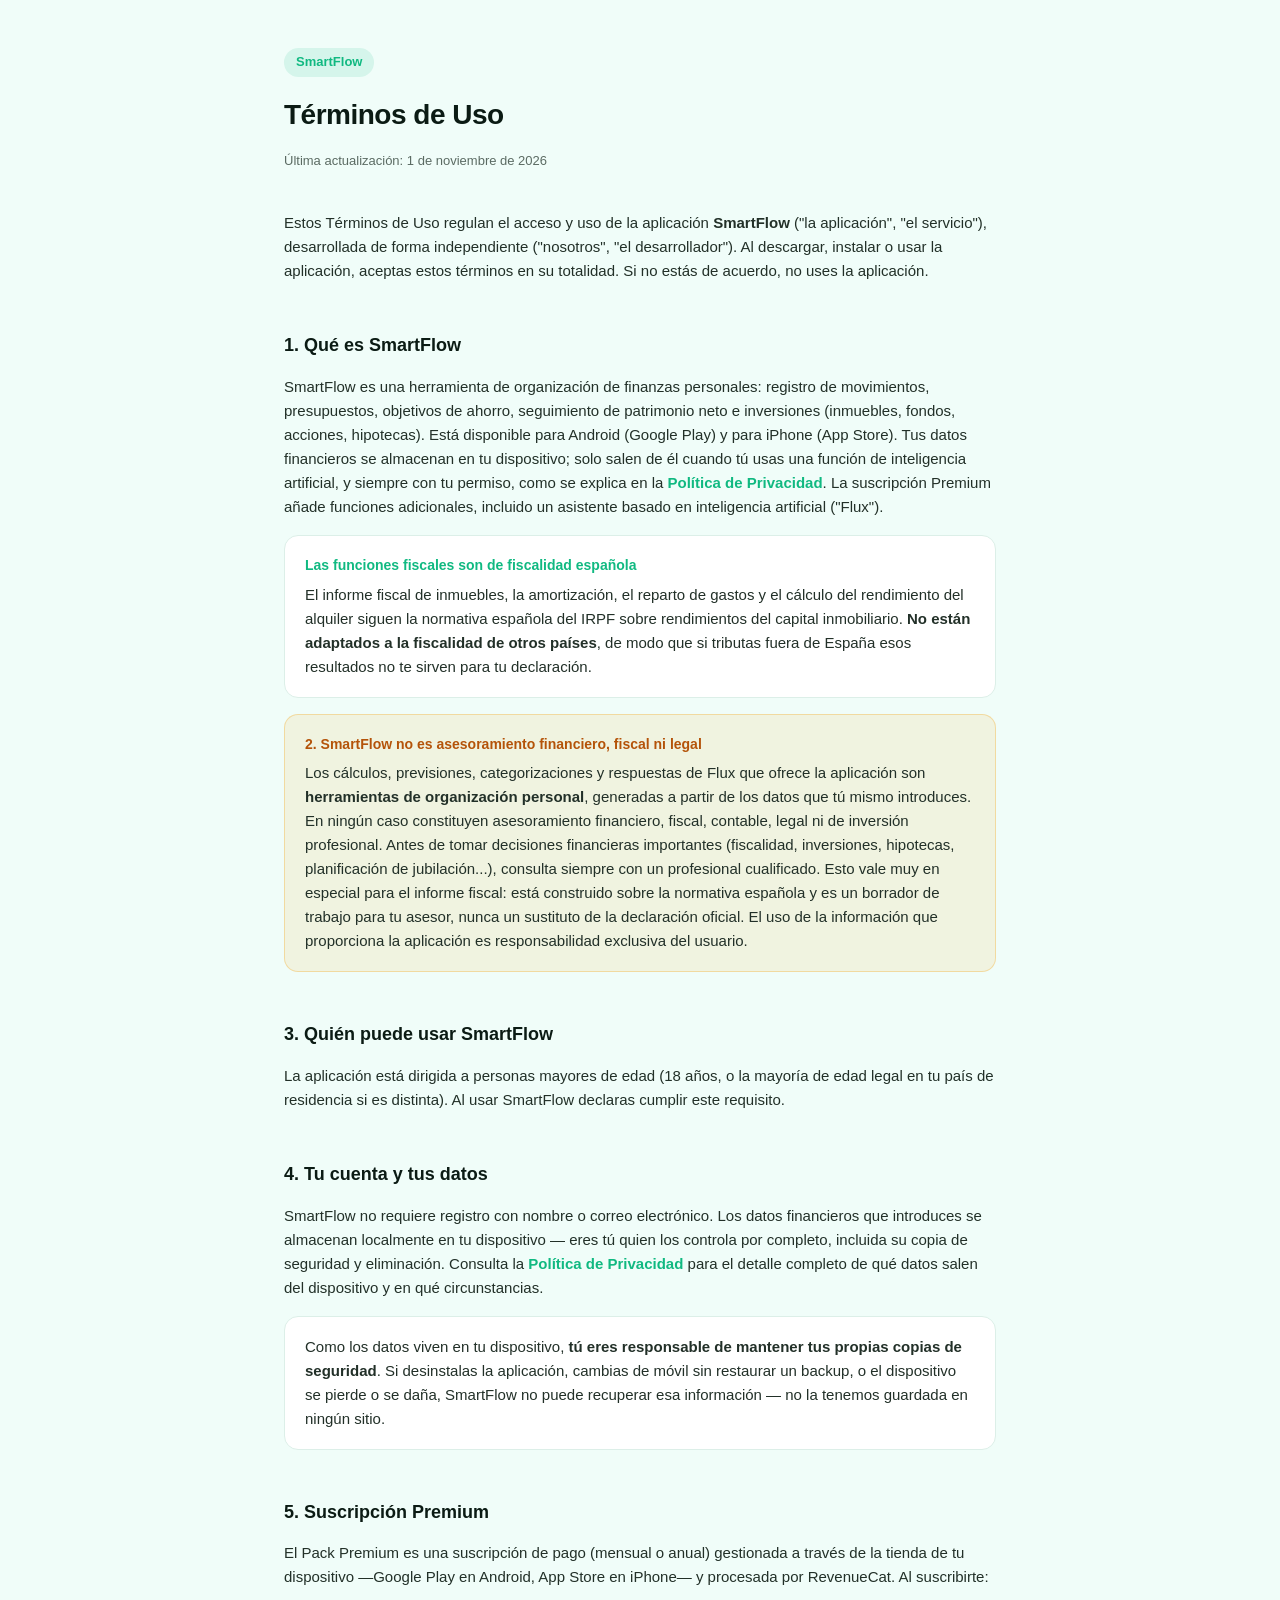
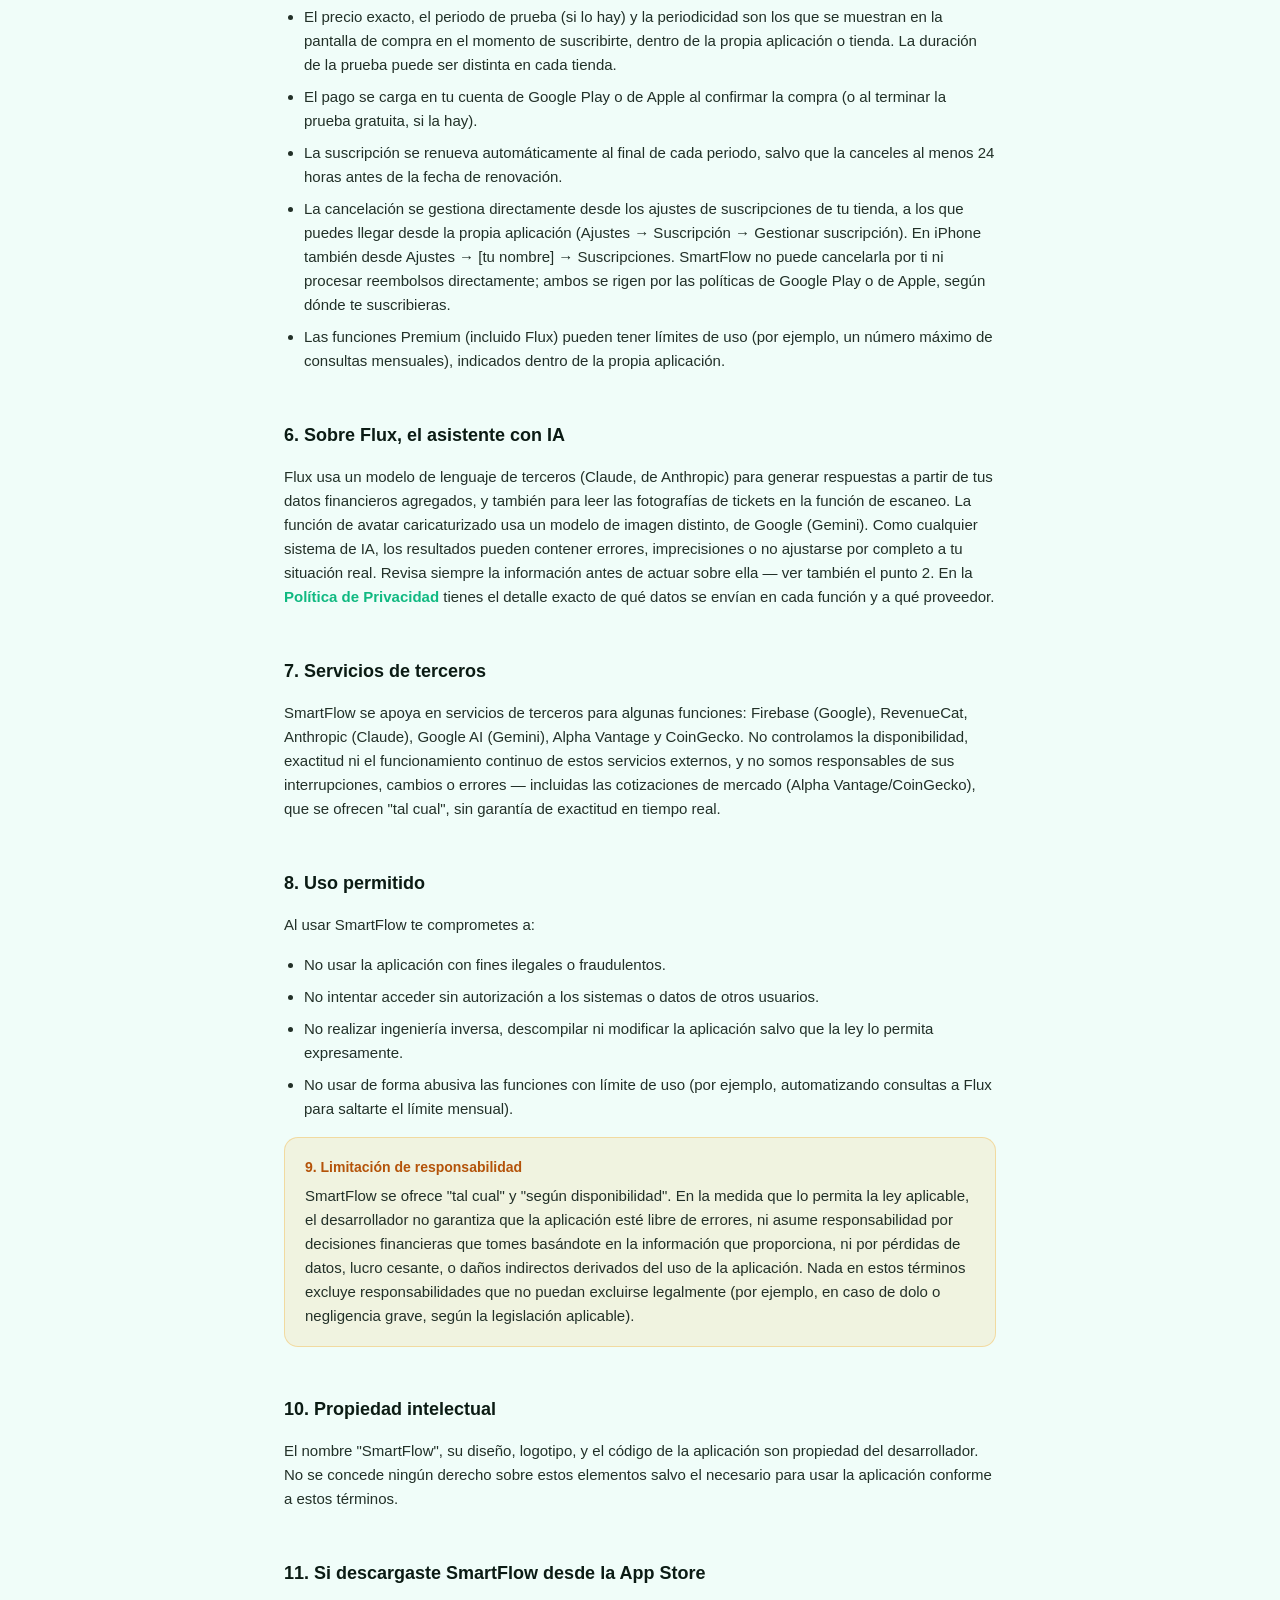
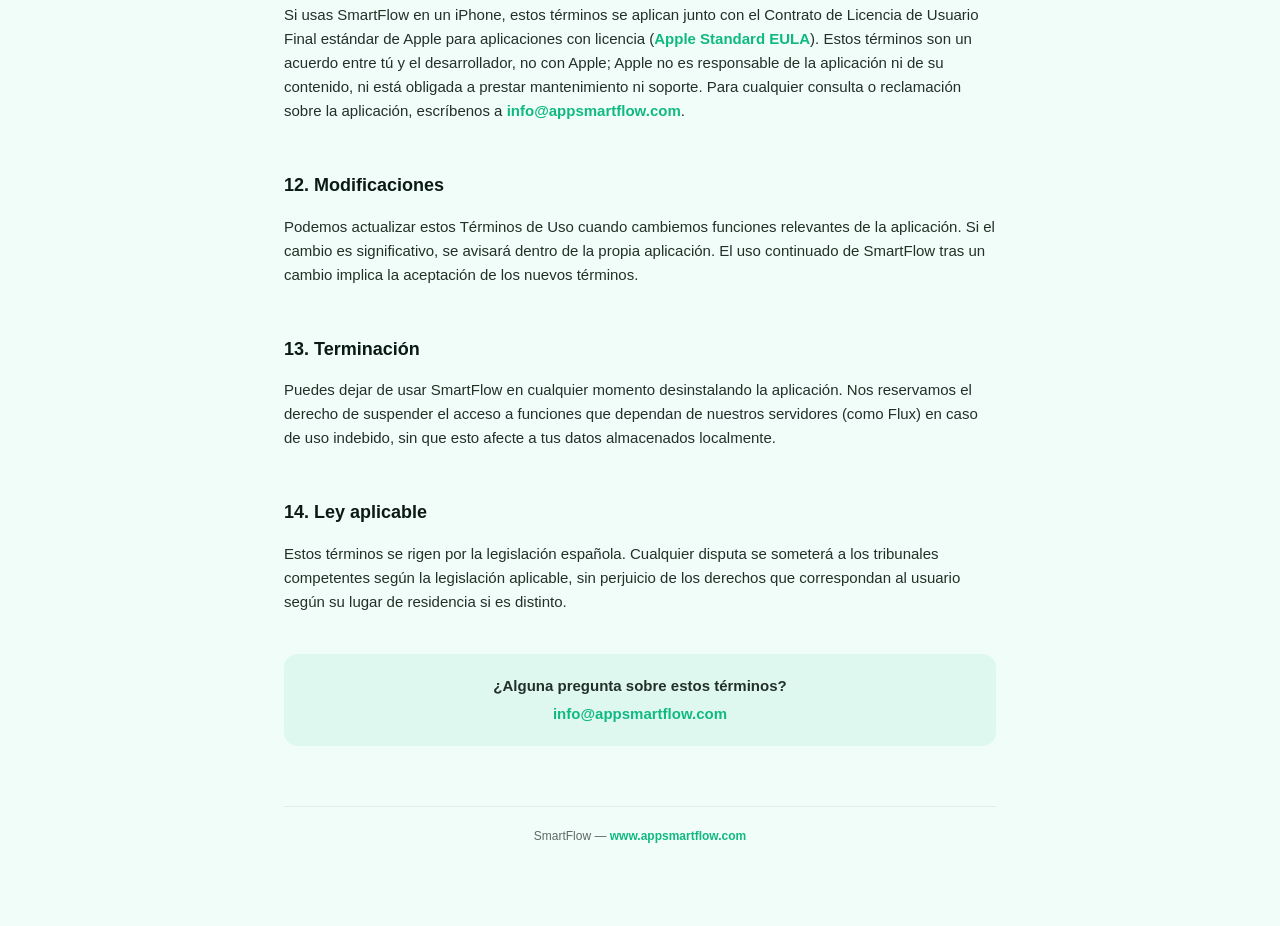
<file: terminos.html>
<!DOCTYPE html>
<html lang="es">
<head>
<meta charset="UTF-8">
<meta name="viewport" content="width=device-width, initial-scale=1.0">
<title>Términos de Uso — SmartFlow</title>
<style>
  :root {
    --ink: #0B1B14;
    --muted: #5b6b63;
    --primary: #10B981;
    --bg: #F0FDF9;
    --card: #ffffff;
    --border: #DCEFE8;
    --warn: #B45309;
    --warnbg: rgba(245, 158, 11, 0.1);
  }
  * { box-sizing: border-box; }
  body {
    margin: 0;
    font-family: -apple-system, BlinkMacSystemFont, "Segoe UI", Roboto, Helvetica, Arial, sans-serif;
    background: var(--bg);
    color: var(--ink);
    line-height: 1.6;
  }
  .wrap { max-width: 760px; margin: 0 auto; padding: 48px 24px 80px; }
  .badge {
    display: inline-block; background: rgba(16, 185, 129, 0.12); color: var(--primary);
    font-size: 13px; font-weight: 700; padding: 4px 12px; border-radius: 20px; margin-bottom: 16px;
  }
  h1 { font-size: 28px; font-weight: 800; margin: 0 0 6px; letter-spacing: -0.5px; }
  .updated { color: var(--muted); font-size: 13px; margin-bottom: 40px; }
  h2 { font-size: 18px; font-weight: 700; margin: 40px 0 12px; padding-top: 8px; }
  p, li { font-size: 15px; color: #223028; }
  ul { padding-left: 20px; }
  li { margin-bottom: 8px; }
  .card {
    background: var(--card); border: 1px solid var(--border); border-radius: 14px;
    padding: 18px 20px; margin: 16px 0;
  }
  .card-title { font-weight: 700; font-size: 14px; color: var(--primary); margin-bottom: 6px; }
  .warn {
    background: var(--warnbg); border: 1px solid rgba(245, 158, 11, 0.3); border-radius: 14px;
    padding: 18px 20px; margin: 16px 0;
  }
  .warn-title { font-weight: 700; font-size: 14px; color: var(--warn); margin-bottom: 6px; }
  .contact {
    background: rgba(16, 185, 129, 0.08); border-radius: 14px; padding: 20px;
    margin-top: 40px; text-align: center;
  }
  a { color: var(--primary); font-weight: 600; text-decoration: none; }
  a:hover { text-decoration: underline; }
  footer {
    margin-top: 60px; padding-top: 20px; border-top: 1px solid var(--border);
    color: var(--muted); font-size: 12px; text-align: center;
  }
</style>
</head>
<body>
<div class="wrap">

  <span class="badge">SmartFlow</span>
  <h1>Términos de Uso</h1>
  <p class="updated">Última actualización: 1 de noviembre de 2026</p>

  <p>
    Estos Términos de Uso regulan el acceso y uso de la aplicación <strong>SmartFlow</strong>
    ("la aplicación", "el servicio"), desarrollada de forma independiente ("nosotros", "el
    desarrollador"). Al descargar, instalar o usar la aplicación, aceptas estos términos en su
    totalidad. Si no estás de acuerdo, no uses la aplicación.
  </p>

  <h2>1. Qué es SmartFlow</h2>
  <p>
    SmartFlow es una herramienta de organización de finanzas personales: registro de
    movimientos, presupuestos, objetivos de ahorro, seguimiento de patrimonio neto e
    inversiones (inmuebles, fondos, acciones, hipotecas). Está disponible para Android (Google
    Play) y para iPhone (App Store). Tus datos financieros se almacenan en tu dispositivo; solo
    salen de él cuando tú usas una función de inteligencia artificial, y siempre con tu permiso,
    como se explica en la <a href="privacidad.html">Política de Privacidad</a>. La suscripción
    Premium añade funciones adicionales, incluido un asistente basado en inteligencia artificial
    ("Flux").
  </p>
  <div class="card">
    <div class="card-title">Las funciones fiscales son de fiscalidad española</div>
    <p style="margin:0;">
      El informe fiscal de inmuebles, la amortización, el reparto de gastos y el cálculo del
      rendimiento del alquiler siguen la normativa española del IRPF sobre rendimientos del capital
      inmobiliario. <strong>No están adaptados a la fiscalidad de otros países</strong>, de modo que
      si tributas fuera de España esos resultados no te sirven para tu declaración.
    </p>
  </div>

  <div class="warn">
    <div class="warn-title">2. SmartFlow no es asesoramiento financiero, fiscal ni legal</div>
    <p style="margin:0;">
      Los cálculos, previsiones, categorizaciones y respuestas de Flux que ofrece la aplicación
      son <strong>herramientas de organización personal</strong>, generadas a partir de los
      datos que tú mismo introduces. En ningún caso constituyen asesoramiento financiero,
      fiscal, contable, legal ni de inversión profesional. Antes de tomar decisiones
      financieras importantes (fiscalidad, inversiones, hipotecas, planificación de
      jubilación...), consulta siempre con un profesional cualificado. Esto vale muy en especial
      para el informe fiscal: está construido sobre la normativa española y es un borrador de
      trabajo para tu asesor, nunca un sustituto de la declaración oficial. El uso de la
      información que proporciona la aplicación es responsabilidad exclusiva del usuario.
    </p>
  </div>

  <h2>3. Quién puede usar SmartFlow</h2>
  <p>
    La aplicación está dirigida a personas mayores de edad (18 años, o la mayoría de edad
    legal en tu país de residencia si es distinta). Al usar SmartFlow declaras cumplir este
    requisito.
  </p>

  <h2>4. Tu cuenta y tus datos</h2>
  <p>
    SmartFlow no requiere registro con nombre o correo electrónico. Los datos financieros que
    introduces se almacenan localmente en tu dispositivo — eres tú quien los controla por
    completo, incluida su copia de seguridad y eliminación. Consulta la
    <a href="privacidad.html">Política de Privacidad</a> para el detalle completo de qué datos
    salen del dispositivo y en qué circunstancias.
  </p>
  <div class="card">
    <p style="margin:0;">
      Como los datos viven en tu dispositivo, <strong>tú eres responsable de mantener tus
      propias copias de seguridad</strong>. Si desinstalas la aplicación, cambias de móvil sin
      restaurar un backup, o el dispositivo se pierde o se daña, SmartFlow no puede recuperar
      esa información — no la tenemos guardada en ningún sitio.
    </p>
  </div>

  <h2>5. Suscripción Premium</h2>
  <p>
    El Pack Premium es una suscripción de pago (mensual o anual) gestionada a través de la
    tienda de tu dispositivo —Google Play en Android, App Store en iPhone— y procesada por
    RevenueCat. Al suscribirte:
  </p>
  <ul>
    <li>El precio exacto, el periodo de prueba (si lo hay) y la periodicidad son los que se
    muestran en la pantalla de compra en el momento de suscribirte, dentro de la propia
    aplicación o tienda. La duración de la prueba puede ser distinta en cada tienda.</li>
    <li>El pago se carga en tu cuenta de Google Play o de Apple al confirmar la compra (o al
    terminar la prueba gratuita, si la hay).</li>
    <li>La suscripción se renueva automáticamente al final de cada periodo, salvo que la
    canceles al menos 24 horas antes de la fecha de renovación.</li>
    <li>La cancelación se gestiona directamente desde los ajustes de suscripciones de tu
    tienda, a los que puedes llegar desde la propia aplicación (Ajustes → Suscripción →
    Gestionar suscripción). En iPhone también desde Ajustes → [tu nombre] → Suscripciones.
    SmartFlow no puede cancelarla por ti ni procesar reembolsos directamente; ambos se rigen
    por las políticas de Google Play o de Apple, según dónde te suscribieras.</li>
    <li>Las funciones Premium (incluido Flux) pueden tener límites de uso (por ejemplo, un
    número máximo de consultas mensuales), indicados dentro de la propia aplicación.</li>
  </ul>

  <h2>6. Sobre Flux, el asistente con IA</h2>
  <p>
    Flux usa un modelo de lenguaje de terceros (Claude, de Anthropic) para generar respuestas
    a partir de tus datos financieros agregados, y también para leer las fotografías de tickets
    en la función de escaneo. La función de avatar caricaturizado usa un modelo de imagen
    distinto, de Google (Gemini). Como cualquier sistema de IA, los resultados pueden contener
    errores, imprecisiones o no ajustarse por completo a tu situación real. Revisa siempre la
    información antes de actuar sobre ella — ver también el punto 2. En la
    <a href="privacidad.html">Política de Privacidad</a> tienes el detalle exacto de qué datos
    se envían en cada función y a qué proveedor.
  </p>

  <h2>7. Servicios de terceros</h2>
  <p>
    SmartFlow se apoya en servicios de terceros para algunas funciones: Firebase (Google),
    RevenueCat, Anthropic (Claude), Google AI (Gemini), Alpha Vantage y CoinGecko. No
    controlamos la disponibilidad,
    exactitud ni el funcionamiento continuo de estos servicios externos, y no somos
    responsables de sus interrupciones, cambios o errores — incluidas las cotizaciones de
    mercado (Alpha Vantage/CoinGecko), que se ofrecen "tal cual", sin garantía de exactitud en
    tiempo real.
  </p>

  <h2>8. Uso permitido</h2>
  <p>Al usar SmartFlow te comprometes a:</p>
  <ul>
    <li>No usar la aplicación con fines ilegales o fraudulentos.</li>
    <li>No intentar acceder sin autorización a los sistemas o datos de otros usuarios.</li>
    <li>No realizar ingeniería inversa, descompilar ni modificar la aplicación salvo que la ley
    lo permita expresamente.</li>
    <li>No usar de forma abusiva las funciones con límite de uso (por ejemplo, automatizando
    consultas a Flux para saltarte el límite mensual).</li>
  </ul>

  <div class="warn">
    <div class="warn-title">9. Limitación de responsabilidad</div>
    <p style="margin:0;">
      SmartFlow se ofrece "tal cual" y "según disponibilidad". En la medida que lo permita la
      ley aplicable, el desarrollador no garantiza que la aplicación esté libre de errores, ni
      asume responsabilidad por decisiones financieras que tomes basándote en la información
      que proporciona, ni por pérdidas de datos, lucro cesante, o daños indirectos derivados del
      uso de la aplicación. Nada en estos términos excluye responsabilidades que no puedan
      excluirse legalmente (por ejemplo, en caso de dolo o negligencia grave, según la
      legislación aplicable).
    </p>
  </div>

  <h2>10. Propiedad intelectual</h2>
  <p>
    El nombre "SmartFlow", su diseño, logotipo, y el código de la aplicación son propiedad del
    desarrollador. No se concede ningún derecho sobre estos elementos salvo el necesario para
    usar la aplicación conforme a estos términos.
  </p>

  <h2>11. Si descargaste SmartFlow desde la App Store</h2>
  <p>
    Si usas SmartFlow en un iPhone, estos términos se aplican junto con el Contrato de
    Licencia de Usuario Final estándar de Apple para aplicaciones con licencia
    (<a href="https://www.apple.com/legal/internet-services/itunes/dev/stdeula/">Apple Standard
    EULA</a>). Estos términos son un acuerdo entre tú y el desarrollador, no con Apple; Apple no
    es responsable de la aplicación ni de su contenido, ni está obligada a prestar
    mantenimiento ni soporte. Para cualquier consulta o reclamación sobre la aplicación,
    escríbenos a <a href="mailto:info@appsmartflow.com">info@appsmartflow.com</a>.
  </p>

  <h2>12. Modificaciones</h2>
  <p>
    Podemos actualizar estos Términos de Uso cuando cambiemos funciones relevantes de la
    aplicación. Si el cambio es significativo, se avisará dentro de la propia aplicación. El
    uso continuado de SmartFlow tras un cambio implica la aceptación de los nuevos términos.
  </p>

  <h2>13. Terminación</h2>
  <p>
    Puedes dejar de usar SmartFlow en cualquier momento desinstalando la aplicación. Nos
    reservamos el derecho de suspender el acceso a funciones que dependan de nuestros
    servidores (como Flux) en caso de uso indebido, sin que esto afecte a tus datos
    almacenados localmente.
  </p>

  <h2>14. Ley aplicable</h2>
  <p>
    Estos términos se rigen por la legislación española. Cualquier disputa se someterá a los
    tribunales competentes según la legislación aplicable, sin perjuicio de los derechos que
    correspondan al usuario según su lugar de residencia si es distinto.
  </p>

  <div class="contact">
    <p style="margin:0 0 4px; font-weight:700;">¿Alguna pregunta sobre estos términos?</p>
    <p style="margin:0;"><a href="mailto:info@appsmartflow.com">info@appsmartflow.com</a></p>
  </div>

  <footer>
    SmartFlow — <a href="https://www.appsmartflow.com/">www.appsmartflow.com</a>
  </footer>

</div>
</body>
</html>
</file>
<file: css/styles.css>
/* ==========================================================================
   SmartFlow — styles.css
   Paleta de marca: esmeralda + ámbar (fija, no las 3 paletas de dentro de la
   app). Tipografía: Plus Jakarta Sans (se carga con <link> desde index.html).
   ========================================================================== */

/* ==========================================================================
   1. Tokens
   ========================================================================== */
:root {
  /* Marca */
  --primary: #10B981;
  --primary-light: #34D399;
  --primary-dark: #047857;
  --primary-deep: #065F46;
  --accent: #F59E0B;
  --accent-light: #FCD34D;

  /* Superficies */
  --bg: #F6FAF8;
  --bg-tint: #EDF6F1;
  --surface: #FFFFFF;
  --card: #FFFFFF;
  --line: #E1EDE7;
  --line-strong: #CFE3D9;

  /* Texto */
  --ink: #062119;
  --ink-soft: #46625A;
  --ink-faint: #7A938B;
  --on-primary: #FFFFFF;

  /* Sombras teñidas de verde, nunca negro puro */
  --sh-xs: 0 1px 2px rgba(6, 33, 25, .05);
  --sh-sm: 0 1px 2px rgba(6, 33, 25, .04), 0 6px 16px -6px rgba(6, 33, 25, .10);
  --sh-md: 0 1px 2px rgba(6, 33, 25, .04), 0 14px 34px -10px rgba(6, 33, 25, .14);
  --sh-lg: 0 2px 4px rgba(6, 33, 25, .05), 0 32px 64px -22px rgba(6, 33, 25, .28);

  /* Radios: más cerrados por dentro, más abiertos por fuera */
  --r-xs: 8px;
  --r-sm: 12px;
  --r-md: 18px;
  --r-lg: 26px;
  --r-xl: 34px;
  --r-pill: 999px;

  --font: 'Plus Jakarta Sans', -apple-system, BlinkMacSystemFont, 'Segoe UI', Roboto, sans-serif;
  --container: 1180px;
  --gutter: 24px;

  --ease: cubic-bezier(.22, .61, .36, 1);
  --ease-out: cubic-bezier(.16, 1, .3, 1);
  --t-fast: 160ms var(--ease);
  --t-base: 260ms var(--ease);

  --z-header: 100;
  --z-menu: 90;
  --z-raised: 10;

  color-scheme: light;
}

:root[data-theme="dark"] {
  --primary: #34D399;
  --primary-light: #6EE7B7;
  --primary-dark: #6EE7B7;
  --primary-deep: #A7F3D0;
  --accent: #FBBF24;
  --accent-light: #FDE68A;

  --bg: #06150F;
  --bg-tint: #081B14;
  --surface: #0A2018;
  --card: #0D2A20;
  --line: #17352A;
  --line-strong: #1E4536;

  --ink: #ECFDF5;
  --ink-soft: #9BBDB0;
  --ink-faint: #6E9083;
  --on-primary: #04150F;

  --sh-xs: 0 1px 2px rgba(0, 0, 0, .30);
  --sh-sm: 0 1px 2px rgba(0, 0, 0, .30), 0 6px 16px -6px rgba(0, 0, 0, .45);
  --sh-md: 0 1px 2px rgba(0, 0, 0, .30), 0 14px 34px -10px rgba(0, 0, 0, .55);
  --sh-lg: 0 2px 4px rgba(0, 0, 0, .35), 0 32px 64px -22px rgba(0, 0, 0, .70);

  color-scheme: dark;
}

/* ==========================================================================
   2. Reset y base
   ========================================================================== */
*, *::before, *::after { box-sizing: border-box; }

html {
  scroll-behavior: smooth;
  scroll-padding-top: 90px;
  -webkit-text-size-adjust: 100%;
}

body {
  margin: 0;
  font-family: var(--font);
  font-size: 16px;
  font-weight: 500;
  line-height: 1.6;
  background: var(--bg);
  color: var(--ink);
  /* clip en vez de hidden: hidden crearía un contenedor de scroll y rompería
     el position:sticky de la cabecera */
  overflow-x: clip;
  -webkit-font-smoothing: antialiased;
  -moz-osx-font-smoothing: grayscale;
  text-rendering: optimizeLegibility;
  transition: background-color var(--t-base), color var(--t-base);
}

/* Grano fino sobre todo el documento: rompe la planitud del vector puro */
body::after {
  content: '';
  position: fixed;
  inset: 0;
  z-index: 1;
  pointer-events: none;
  opacity: .028;
  background-image: url("data:image/svg+xml,%3Csvg xmlns='http://www.w3.org/2000/svg' width='160' height='160'%3E%3Cfilter id='n'%3E%3CfeTurbulence type='fractalNoise' baseFrequency='.85' numOctaves='3'/%3E%3C/filter%3E%3Crect width='160' height='160' filter='url(%23n)'/%3E%3C/svg%3E");
}
:root[data-theme="dark"] body::after { opacity: .05; }

img, svg { display: block; max-width: 100%; }
img { height: auto; }
a { color: inherit; text-decoration: none; }
button { font: inherit; color: inherit; cursor: pointer; border: 0; background: none; }
ul, ol { margin: 0; padding: 0; list-style: none; }
h1, h2, h3, h4, p, figure, figcaption { margin: 0; }

:focus-visible {
  outline: 2px solid var(--primary);
  outline-offset: 3px;
  border-radius: var(--r-xs);
}

.skip-link {
  position: absolute;
  left: 16px;
  top: -80px;
  z-index: 200;
  padding: 10px 18px;
  border-radius: var(--r-pill);
  background: var(--primary);
  color: var(--on-primary);
  font-weight: 700;
  transition: top var(--t-fast);
}
.skip-link:focus { top: 16px; }

@media (prefers-reduced-motion: reduce) {
  html { scroll-behavior: auto; }
  *, *::before, *::after {
    animation-duration: .001ms !important;
    animation-iteration-count: 1 !important;
    transition-duration: .001ms !important;
  }
}

/* ==========================================================================
   3. Tipografía
   ========================================================================== */
.display {
  font-size: clamp(2.6rem, 5.4vw + .6rem, 4.6rem);
  font-weight: 800;
  line-height: 1.02;
  letter-spacing: -.038em;
  text-wrap: balance;
}

h2 {
  font-size: clamp(1.85rem, 2.6vw + .8rem, 2.9rem);
  font-weight: 800;
  line-height: 1.1;
  letter-spacing: -.028em;
  text-wrap: balance;
}

h3 {
  font-size: 1.0625rem;
  font-weight: 700;
  line-height: 1.32;
  letter-spacing: -.012em;
}

p { text-wrap: pretty; }

.lede {
  font-size: clamp(1.0625rem, .5vw + .95rem, 1.25rem);
  line-height: 1.58;
  font-weight: 500;
  color: var(--ink-soft);
  max-width: 34em;
}
.lede--sm { font-size: 1.0625rem; max-width: 30em; }
.lede--onDark { color: #B6DCCB; }

.eyebrow {
  display: inline-flex;
  align-items: center;
  gap: 9px;
  font-size: .78rem;
  font-weight: 700;
  letter-spacing: .02em;
  color: var(--primary-dark);
}
.eyebrow .dot {
  width: 7px;
  height: 7px;
  border-radius: 50%;
  background: var(--primary);
  box-shadow: 0 0 0 4px color-mix(in srgb, var(--primary) 18%, transparent);
}
.eyebrow--onDark { color: var(--accent-light); }
.eyebrow--onDark .dot {
  background: var(--accent-light);
  box-shadow: 0 0 0 4px rgba(252, 211, 77, .18);
}

/* Cifras siempre tabulares: si no, las columnas bailan */
b, strong, .plan__amount, .float-chip strong, .mini-line b, .mini-row span:last-child {
  font-variant-numeric: tabular-nums;
}

/* ==========================================================================
   4. Estructura
   ========================================================================== */
.container {
  width: 100%;
  max-width: var(--container);
  margin-inline: auto;
  padding-inline: var(--gutter);
}

.section {
  position: relative;
  z-index: 2;
  /* Asimetría óptica: abajo pesa un poco más que arriba */
  padding-block: clamp(64px, 8vw, 104px) clamp(72px, 9vw, 120px);
}
.section--tinted { background: var(--bg-tint); }

.section__head {
  max-width: 660px;
  margin-bottom: clamp(36px, 5vw, 60px);
}
.section__head .eyebrow { margin-bottom: 16px; }
.section__head h2 + .lede { margin-top: 18px; }

.section__head--split {
  display: grid;
  grid-template-columns: minmax(0, 1.15fr) minmax(0, .85fr);
  gap: 28px 48px;
  align-items: end;
  max-width: none;
}
.section__head--split .lede { padding-bottom: 6px; }

.section__head--center {
  max-width: 660px;
  margin-inline: auto;
  text-align: center;
}
.section__head--center .lede { margin-inline: auto; }

@media (max-width: 800px) {
  .section__head--split { grid-template-columns: 1fr; align-items: start; }
}

/* ==========================================================================
   5. Botones
   ========================================================================== */
.btn {
  display: inline-flex;
  align-items: center;
  justify-content: center;
  gap: 10px;
  padding: 14px 24px;
  border-radius: var(--r-pill);
  font-weight: 700;
  font-size: .95rem;
  letter-spacing: -.01em;
  white-space: nowrap;
  transition: transform var(--t-fast), box-shadow var(--t-fast),
              background-color var(--t-fast), border-color var(--t-fast);
}
.btn svg { width: 19px; height: 19px; flex: none; }
.btn:active { transform: translateY(1px) scale(.988); }
.btn--block { width: 100%; }

.btn--primary {
  background: linear-gradient(140deg, var(--primary-light) 0%, var(--primary) 46%, var(--primary-dark) 100%);
  color: #fff;
  box-shadow: 0 1px 2px rgba(4, 120, 87, .22), 0 12px 26px -10px rgba(4, 120, 87, .58);
}
.btn--primary:hover {
  transform: translateY(-2px);
  box-shadow: 0 2px 4px rgba(4, 120, 87, .22), 0 20px 36px -12px rgba(4, 120, 87, .62);
}
:root[data-theme="dark"] .btn--primary { color: #04150F; }

.btn--ghost {
  background: var(--surface);
  color: var(--ink);
  border: 1px solid var(--line-strong);
  box-shadow: var(--sh-xs);
}
.btn--ghost:hover {
  border-color: var(--primary);
  color: var(--primary-dark);
  transform: translateY(-2px);
}

.btn[aria-disabled="true"] {
  pointer-events: none;
  filter: saturate(.55);
  opacity: .8;
}

.icon-btn {
  display: inline-flex;
  align-items: center;
  justify-content: center;
  width: 38px;
  height: 38px;
  flex: none;
  border-radius: var(--r-pill);
  border: 1px solid var(--line);
  background: var(--surface);
  color: var(--ink);
  transition: transform var(--t-fast), border-color var(--t-fast), background-color var(--t-fast);
}
.icon-btn:hover { transform: translateY(-1px); border-color: var(--line-strong); }
.icon-btn:active { transform: translateY(0) scale(.96); }
.icon-btn svg { width: 18px; height: 18px; }
.icon-btn:disabled {
  opacity: .34;
  cursor: default;
  transform: none;
  pointer-events: none;
}

/* ==========================================================================
   6. Cabecera
   ========================================================================== */
.site-header {
  position: sticky;
  top: 0;
  z-index: var(--z-header);
  background: color-mix(in srgb, var(--bg) 78%, transparent);
  backdrop-filter: blur(16px) saturate(160%);
  -webkit-backdrop-filter: blur(16px) saturate(160%);
  border-bottom: 1px solid transparent;
  transition: border-color var(--t-base), background-color var(--t-base);
}
.site-header.is-stuck { border-bottom-color: var(--line); }

.site-header__inner {
  display: flex;
  align-items: center;
  gap: 16px;
  padding-block: 13px;
}

.brand {
  display: inline-flex;
  align-items: center;
  gap: 10px;
  font-weight: 800;
  font-size: 1.1rem;
  letter-spacing: -.02em;
  flex: none;
}
.brand img { width: 34px; height: 34px; border-radius: 10px; box-shadow: var(--sh-xs); }
.brand--footer img { width: 28px; height: 28px; border-radius: 9px; }

.nav-links {
  display: flex;
  align-items: center;
  gap: 4px;
  margin-inline: auto;
}
.nav-links a {
  position: relative;
  padding: 8px 13px;
  border-radius: var(--r-pill);
  font-size: .9rem;
  font-weight: 600;
  color: var(--ink-soft);
  transition: color var(--t-fast), background-color var(--t-fast);
}
.nav-links a:hover { color: var(--ink); background: color-mix(in srgb, var(--primary) 9%, transparent); }
.nav-links a.is-active { color: var(--primary-dark); background: color-mix(in srgb, var(--primary) 13%, transparent); }

.header-controls {
  display: flex;
  align-items: center;
  gap: 8px;
  margin-left: auto;
}

.lang-switch {
  display: flex;
  gap: 2px;
  padding: 3px;
  border-radius: var(--r-pill);
  background: color-mix(in srgb, var(--ink) 7%, transparent);
}
.lang-switch button {
  padding: 6px 11px;
  border-radius: var(--r-pill);
  font-size: .72rem;
  font-weight: 700;
  letter-spacing: .02em;
  color: var(--ink-soft);
  transition: background-color var(--t-fast), color var(--t-fast);
}
.lang-switch button:hover { color: var(--ink); }
.lang-switch button[aria-pressed="true"] {
  background: var(--surface);
  color: var(--primary-dark);
  box-shadow: var(--sh-xs);
}

.theme-toggle .icon-moon { display: none; }
:root[data-theme="dark"] .theme-toggle .icon-sun { display: none; }
:root[data-theme="dark"] .theme-toggle .icon-moon { display: block; }

.menu-toggle { display: none; }
.menu-toggle__bars { display: grid; gap: 5px; width: 17px; }
.menu-toggle__bars i {
  display: block;
  height: 2px;
  border-radius: 2px;
  background: currentColor;
  transition: transform var(--t-base), opacity var(--t-fast);
}
.menu-toggle[aria-expanded="true"] .menu-toggle__bars i:first-child { transform: translateY(3.5px) rotate(45deg); }
.menu-toggle[aria-expanded="true"] .menu-toggle__bars i:last-child { transform: translateY(-3.5px) rotate(-45deg); }

.mobile-menu {
  display: none;
  z-index: var(--z-menu);
  border-top: 1px solid var(--line);
  background: var(--surface);
  animation: menu-in 240ms var(--ease-out);
}
.mobile-menu .container { display: grid; padding-block: 8px 16px; }
.mobile-menu a {
  padding: 13px 4px;
  font-weight: 600;
  font-size: 1rem;
  border-bottom: 1px solid var(--line);
}
.mobile-menu a:last-child { border-bottom: 0; }

@keyframes menu-in {
  from { opacity: 0; transform: translateY(-8px); }
  to { opacity: 1; transform: none; }
}

@media (max-width: 960px) {
  .nav-links { display: none; }
  .menu-toggle { display: inline-flex; }
  .mobile-menu { display: block; }
  .mobile-menu[hidden] { display: none; }
}
@media (max-width: 480px) {
  .lang-switch button { padding: 6px 8px; font-size: .68rem; }
  .brand { font-size: 1rem; }
  .brand img { width: 30px; height: 30px; }
}
@media (max-width: 355px) {
  .brand span { display: none; }
}

/* ==========================================================================
   7. Hero
   ========================================================================== */
.hero {
  position: relative;
  z-index: 2;
  padding-top: clamp(40px, 6vw, 76px);
  overflow: hidden;
}

.hero__ambient {
  position: absolute;
  inset: 0;
  z-index: 0;
  pointer-events: none;
}
.orb {
  position: absolute;
  border-radius: 50%;
  filter: blur(10px);
}
.orb--1 {
  width: 62vw;
  max-width: 820px;
  aspect-ratio: 1;
  top: -34%;
  left: -18%;
  background: radial-gradient(circle, color-mix(in srgb, var(--primary) 26%, transparent) 0%, transparent 66%);
}
.orb--2 {
  width: 48vw;
  max-width: 640px;
  aspect-ratio: 1;
  top: 10%;
  right: -16%;
  background: radial-gradient(circle, color-mix(in srgb, var(--accent) 20%, transparent) 0%, transparent 66%);
}

.hero__flow {
  position: absolute;
  inset: 0;
  width: 100%;
  height: 100%;
  opacity: .5;
}
:root[data-theme="dark"] .hero__flow { opacity: .42; }
.hero__flow .flow-path {
  fill: none;
  stroke: url(#flow-gradient);
  stroke-width: 2.5;
  stroke-linecap: round;
  stroke-dasharray: 14 20;
  animation: flow-drift 10s linear infinite;
}
.hero__flow .flow-path--2 { animation-duration: 15s; animation-direction: reverse; opacity: .62; }
.hero__flow .flow-path--3 { animation-duration: 19s; opacity: .4; }
@keyframes flow-drift { to { stroke-dashoffset: -340; } }

.hero__inner {
  position: relative;
  z-index: var(--z-raised);
  display: grid;
  grid-template-columns: minmax(0, 1.05fr) minmax(0, .95fr);
  gap: clamp(32px, 5vw, 64px);
  align-items: center;
  padding-bottom: clamp(48px, 7vw, 88px);
}

.hero__copy .eyebrow { margin-bottom: 22px; }
.hero__copy .display { margin-bottom: 22px; }
.hero__copy .lede { margin-bottom: 34px; }

.hero__actions { display: flex; flex-wrap: wrap; gap: 12px; }
.hero__actions--center { justify-content: center; }

.hero__trust {
  display: flex;
  flex-wrap: wrap;
  gap: 8px 22px;
  margin-top: 30px;
}
.hero__trust li {
  display: inline-flex;
  align-items: center;
  gap: 7px;
  font-size: .875rem;
  font-weight: 600;
  color: var(--ink-soft);
}
.hero__trust svg { width: 14px; height: 14px; color: var(--primary); flex: none; }

/* --- Móvil dibujado con CSS --- */
.phone {
  position: relative;
  border-radius: 40px;
  background: linear-gradient(160deg, #123328 0%, #07201A 60%, #0C2A21 100%);
  padding: 8px;
  box-shadow: var(--sh-lg), 0 0 0 1px rgba(255, 255, 255, .10) inset;
}
.phone::before {
  content: '';
  position: absolute;
  top: 13px;
  left: 50%;
  transform: translateX(-50%);
  width: 62px;
  height: 5px;
  border-radius: 3px;
  background: rgba(255, 255, 255, .16);
  z-index: 3;
}
.phone__screen {
  position: relative;
  overflow: hidden;
  border-radius: 33px;
  background: #fff;
}
.phone__screen img { width: 100%; }
.phone--sm { border-radius: 30px; padding: 6px; }
.phone--sm::before { top: 10px; width: 46px; height: 4px; }
.phone--sm .phone__screen { border-radius: 25px; }

.hero__device {
  position: relative;
  justify-self: center;
  width: min(100%, 320px);
}
.phone--hero { animation: phone-float 7s ease-in-out infinite; }
@keyframes phone-float {
  0%, 100% { transform: translateY(0); }
  50% { transform: translateY(-12px); }
}

.float-chip {
  position: absolute;
  z-index: 4;
  display: grid;
  gap: 1px;
  padding: 11px 15px;
  border-radius: var(--r-md);
  background: color-mix(in srgb, var(--surface) 88%, transparent);
  backdrop-filter: blur(10px);
  -webkit-backdrop-filter: blur(10px);
  border: 1px solid var(--line);
  box-shadow: var(--sh-md);
  animation: phone-float 7s ease-in-out infinite;
}
.float-chip strong { font-size: 1rem; font-weight: 800; letter-spacing: -.02em; }
.float-chip span { font-size: .7rem; font-weight: 600; color: var(--ink-faint); }
.float-chip--a { top: 13%; left: -27%; animation-delay: -1.4s; }
.float-chip--a strong { color: var(--primary-dark); }
.float-chip--b { bottom: 14%; right: -22%; animation-delay: -3.2s; }

/* --- Flux en el hero --- */
.hero__flux {
  position: absolute;
  z-index: 5;
  left: -50%;
  bottom: -2%;
  width: clamp(112px, 14vw, 168px);
  animation: phone-float 6.5s ease-in-out infinite;
  animation-delay: -2.2s;
}
.hero__flux img {
  width: 100%;
  filter: drop-shadow(0 16px 30px rgba(6, 33, 25, .30));
}
:root[data-theme="dark"] .hero__flux img {
  filter: drop-shadow(0 0 28px rgba(103, 232, 249, .28));
}

/* Bocadillo, con la colita apuntando a Flux */
.speech {
  position: relative;
  display: inline-block;
  padding: 9px 15px;
  border-radius: var(--r-md);
  background: var(--surface);
  border: 1px solid var(--line);
  box-shadow: var(--sh-md);
  font-size: .85rem;
  font-weight: 700;
  letter-spacing: -.01em;
  color: var(--ink);
}
.speech::after {
  content: '';
  position: absolute;
  left: 26px;
  bottom: -7px;
  width: 12px;
  height: 12px;
  background: inherit;
  border-right: inherit;
  border-bottom: inherit;
  transform: rotate(45deg);
  border-bottom-right-radius: 3px;
}
.hero__flux .speech { margin-left: 8%; margin-bottom: 4px; }

@media (max-width: 900px) {
  .hero__inner { grid-template-columns: 1fr; }
  .hero__device { margin-top: 12px; width: min(100%, 290px); }
  .float-chip--b { right: -4%; }
  .hero__flux { left: -32%; bottom: -2%; }
}
@media (max-width: 520px) {
  .hero__flux { left: -18%; bottom: -5%; width: 100px; }
  .hero__flux .speech { font-size: .78rem; padding: 7px 12px; }
}
@media (max-width: 760px) {
  /* En vertical el SVG se amplía tanto que las líneas cruzan el titular */
  .hero__flow { display: none; }
  .hero__actions .btn { flex: 1 1 100%; }
}
@media (max-width: 380px) {
  .float-chip { display: none; }
}

/* --- Banda de texto en movimiento --- */
.marquee {
  position: relative;
  z-index: var(--z-raised);
  overflow: hidden;
  padding-block: 16px;
  border-block: 1px solid var(--line);
  background: color-mix(in srgb, var(--surface) 70%, transparent);
  -webkit-mask-image: linear-gradient(90deg, transparent, #000 8%, #000 92%, transparent);
          mask-image: linear-gradient(90deg, transparent, #000 8%, #000 92%, transparent);
}
.marquee__track {
  display: flex;
  align-items: center;
  gap: 26px;
  width: max-content;
  animation: marquee 46s linear infinite;
}
.marquee__track span {
  font-size: .82rem;
  font-weight: 700;
  letter-spacing: -.005em;
  color: var(--ink-soft);
  white-space: nowrap;
}
.marquee__track i {
  width: 5px;
  height: 5px;
  border-radius: 50%;
  background: var(--accent);
  flex: none;
}
@keyframes marquee { to { transform: translateX(-50%); } }
.marquee:hover .marquee__track { animation-play-state: paused; }

/* ==========================================================================
   8. Cómo funciona
   ========================================================================== */
.steps { display: grid; gap: 20px; }

.step {
  display: grid;
  grid-template-columns: 62px minmax(0, 1fr) minmax(0, .82fr);
  gap: clamp(20px, 3vw, 40px);
  align-items: center;
  padding: clamp(24px, 3vw, 34px);
  border-radius: var(--r-lg);
  background: var(--card);
  border: 1px solid var(--line);
  box-shadow: var(--sh-sm);
  transition: box-shadow var(--t-base), border-color var(--t-base);
}
.step:hover { box-shadow: var(--sh-md); border-color: var(--line-strong); }
/* Desplazamiento alterno: rompe la columna perfecta sin romper la lectura */
.step:nth-child(2) { margin-left: clamp(0px, 4vw, 56px); }
.step:nth-child(3) { margin-left: clamp(0px, 8vw, 112px); }

.step__num {
  font-size: 2.4rem;
  font-weight: 800;
  line-height: 1;
  letter-spacing: -.05em;
  font-variant-numeric: tabular-nums;
  background: linear-gradient(150deg, var(--primary-light) 0%, var(--primary-dark) 100%);
  -webkit-background-clip: text;
  background-clip: text;
  color: transparent;
}
.step h3 { font-size: 1.25rem; margin-bottom: 8px; }
.step p { font-size: .94rem; color: var(--ink-soft); }

.step__art {
  padding: 16px;
  border-radius: var(--r-md);
  background: var(--bg-tint);
  border: 1px solid var(--line);
  display: grid;
  gap: 10px;
}
:root[data-theme="dark"] .step__art { background: color-mix(in srgb, var(--primary) 7%, var(--surface)); }

.step__art p {
  font-size: .82rem;
  font-weight: 600;
  font-style: italic;
  color: var(--ink);
}
.wave { display: flex; align-items: center; gap: 3px; height: 26px; }
.wave i {
  width: 3px;
  border-radius: 2px;
  background: var(--primary);
  animation: wave 1.1s ease-in-out infinite;
}
.wave i:nth-child(1) { height: 30%; animation-delay: 0s; }
.wave i:nth-child(2) { height: 62%; animation-delay: .08s; }
.wave i:nth-child(3) { height: 100%; animation-delay: .16s; }
.wave i:nth-child(4) { height: 48%; animation-delay: .24s; }
.wave i:nth-child(5) { height: 78%; animation-delay: .32s; }
.wave i:nth-child(6) { height: 36%; animation-delay: .40s; }
.wave i:nth-child(7) { height: 90%; animation-delay: .48s; }
.wave i:nth-child(8) { height: 54%; animation-delay: .56s; }
.wave i:nth-child(9) { height: 70%; animation-delay: .64s; }
.wave i:nth-child(10) { height: 32%; animation-delay: .72s; }
.wave i:nth-child(11) { height: 58%; animation-delay: .80s; }
.wave i:nth-child(12) { height: 26%; animation-delay: .88s; }
@keyframes wave { 50% { transform: scaleY(.42); } }

.mini-row { display: flex; flex-wrap: wrap; gap: 6px; }
.mini-row span {
  padding: 5px 10px;
  border-radius: var(--r-pill);
  font-size: .72rem;
  font-weight: 700;
  background: var(--surface);
  border: 1px solid var(--line);
  color: var(--ink-soft);
}
.mini-row span:last-child { color: var(--primary-dark); border-color: color-mix(in srgb, var(--primary) 32%, transparent); }

.mini-line {
  display: flex;
  align-items: center;
  justify-content: space-between;
  gap: 12px;
  padding: 9px 12px;
  border-radius: var(--r-sm);
  background: var(--surface);
  border: 1px solid var(--line);
  font-size: .8rem;
  font-weight: 600;
}
.mini-line span { color: var(--ink-soft); }
.mini-line b { font-weight: 700; letter-spacing: -.01em; }

.bars { display: flex; align-items: flex-end; gap: 6px; height: 56px; }
.bars i {
  flex: 1;
  height: var(--h);
  border-radius: 4px 4px 2px 2px;
  background: linear-gradient(180deg, var(--primary-light), var(--primary));
  transform-origin: bottom;
  animation: bar-rise 900ms var(--ease-out) backwards;
}
.bars i:nth-child(1) { animation-delay: .00s; }
.bars i:nth-child(2) { animation-delay: .06s; }
.bars i:nth-child(3) { animation-delay: .12s; }
.bars i:nth-child(4) { animation-delay: .18s; }
.bars i:nth-child(5) { animation-delay: .24s; }
.bars i:nth-child(6) { animation-delay: .30s; background: linear-gradient(180deg, var(--accent-light), var(--accent)); }
@keyframes bar-rise { from { transform: scaleY(0); opacity: 0; } }

@media (max-width: 900px) {
  .step { grid-template-columns: 48px minmax(0, 1fr); }
  .step__art { grid-column: 1 / -1; }
  .step:nth-child(2), .step:nth-child(3) { margin-left: 0; }
  .step__num { font-size: 2rem; }
}

/* ==========================================================================
   8 bis. Estados de Flux
   ==========================================================================
   El escenario es oscuro a propósito, dentro de una sección clara: Flux es
   cian luminoso y sobre fondo claro se lava. Además es el mismo verde del
   tema oscuro de la app, así que no es un parche, es la app.
   ========================================================================== */
.mood {
  position: relative;
  overflow: hidden;
  display: grid;
  grid-template-columns: minmax(0, .92fr) minmax(0, 1.08fr);
  gap: clamp(24px, 4vw, 56px);
  align-items: center;
  padding: clamp(28px, 4vw, 48px);
  border-radius: var(--r-xl);
  background: linear-gradient(150deg, #04241A 0%, #063A2A 52%, #052A20 100%);
  box-shadow: var(--sh-lg);
}
.mood__glow { position: absolute; inset: 0; pointer-events: none; }
.orb--5 {
  width: 460px; aspect-ratio: 1; top: -46%; left: -12%;
  background: radial-gradient(circle, rgba(103, 232, 249, .30) 0%, transparent 66%);
}
.orb--6 {
  width: 420px; aspect-ratio: 1; bottom: -46%; right: -8%;
  background: radial-gradient(circle, rgba(245, 158, 11, .20) 0%, transparent 66%);
}

.mood__stage {
  position: relative;
  z-index: 2;
  display: grid;
  justify-items: center;
  gap: 4px;
}
.mood__stage .speech {
  background: rgba(255, 255, 255, .95);
  border-color: transparent;
  color: #04241A;
}
.speech--lg {
  display: flex;
  align-items: center;
  justify-content: center;
  font-size: clamp(.9rem, .5vw + .8rem, 1.05rem);
  line-height: 1.35;
  padding: 12px 20px;
  /* Hueco reservado para dos líneas: si no, Flux sube y baja cada vez que
     la frase cambia de largo */
  min-height: calc(2 * 1.35em + 29px);
  text-align: center;
  max-width: 22ch;
  text-wrap: balance;
}

/* Las cinco caras ocupan la misma celda y se cruzan con un fundido */
.mood__faces {
  display: grid;
  width: min(100%, 260px);
  aspect-ratio: 1;
  animation: phone-float 6s ease-in-out infinite;
}
.mood__faces img {
  grid-area: 1 / 1;
  width: 100%;
  opacity: 0;
  transform: scale(.88);
  transition: opacity 300ms var(--ease-out), transform 420ms var(--ease-out);
  filter: drop-shadow(0 0 34px rgba(103, 232, 249, .30));
}
.mood__faces img.is-on { opacity: 1; transform: none; }
/* Sin JS se ve el primero, no una pila de fantasmas invisibles */
.no-js .mood__faces img:first-child { opacity: 1; transform: none; }

.mood__panel { position: relative; z-index: 2; display: grid; gap: 22px; }

.meter { display: grid; gap: 9px; }
.meter__head {
  display: flex;
  align-items: baseline;
  justify-content: space-between;
  gap: 12px;
  font-size: .82rem;
  font-weight: 600;
  color: #9FCDB9;
}
.meter__head b { font-size: 1.15rem; font-weight: 800; color: #fff; letter-spacing: -.02em; }
.meter__bar {
  height: 10px;
  border-radius: var(--r-pill);
  background: rgba(255, 255, 255, .11);
  overflow: hidden;
}
.meter__bar i {
  display: block;
  height: 100%;
  border-radius: var(--r-pill);
  background: linear-gradient(90deg, var(--primary-light), var(--primary));
  transition: width 220ms var(--ease), background 320ms var(--ease);
}
.mood[data-level="careful"] .meter__bar i { background: linear-gradient(90deg, var(--accent-light), var(--accent)); }
.mood[data-level="over"] .meter__bar i { background: linear-gradient(90deg, #FCA5A5, #EF4444); }

.mood__slider { display: grid; gap: 10px; }
.mood__slider > span { font-size: .8rem; font-weight: 600; color: #9FCDB9; }

.mood__slider input[type="range"] {
  -webkit-appearance: none;
  appearance: none;
  width: 100%;
  height: 26px;
  background: none;
  cursor: grab;
}
.mood__slider input[type="range"]:active { cursor: grabbing; }
.mood__slider input[type="range"]::-webkit-slider-runnable-track {
  height: 6px;
  border-radius: var(--r-pill);
  background: rgba(255, 255, 255, .16);
}
.mood__slider input[type="range"]::-moz-range-track {
  height: 6px;
  border-radius: var(--r-pill);
  background: rgba(255, 255, 255, .16);
}
.mood__slider input[type="range"]::-webkit-slider-thumb {
  -webkit-appearance: none;
  appearance: none;
  width: 24px;
  height: 24px;
  margin-top: -9px;
  border-radius: 50%;
  background: #fff;
  border: 5px solid var(--primary);
  box-shadow: 0 4px 12px rgba(0, 0, 0, .4);
  transition: transform var(--t-fast);
}
.mood__slider input[type="range"]::-moz-range-thumb {
  width: 24px;
  height: 24px;
  border-radius: 50%;
  background: #fff;
  border: 5px solid var(--primary);
  box-shadow: 0 4px 12px rgba(0, 0, 0, .4);
}
.mood__slider input[type="range"]:hover::-webkit-slider-thumb { transform: scale(1.1); }

.mood__legend { display: flex; flex-wrap: wrap; gap: 7px; }
.mood__legend button {
  padding: 7px 13px;
  border-radius: var(--r-pill);
  border: 1px solid rgba(255, 255, 255, .16);
  background: rgba(255, 255, 255, .05);
  color: #B6DCCB;
  font-size: .78rem;
  font-weight: 700;
  transition: background-color var(--t-fast), color var(--t-fast),
              border-color var(--t-fast), transform var(--t-fast);
}
.mood__legend button:hover { background: rgba(255, 255, 255, .12); color: #fff; }
.mood__legend button:active { transform: scale(.96); }
.mood__legend button[aria-pressed="true"] {
  background: var(--primary);
  border-color: transparent;
  color: #04241A;
}
.mood__legend button.is-missing { display: none; }

.mood__note {
  font-size: .78rem;
  line-height: 1.5;
  color: #7FB49E;
}

@media (max-width: 880px) {
  .mood { grid-template-columns: 1fr; }
  .mood__stage { order: -1; }
}

/* ==========================================================================
   9. Bento de funciones
   ========================================================================== */
.bento {
  display: grid;
  grid-template-columns: repeat(6, 1fr);
  gap: 16px;
}

.cell {
  grid-column: span 2;
  display: flex;
  flex-direction: column;
  padding: 24px;
  border-radius: var(--r-lg);
  background: var(--card);
  border: 1px solid var(--line);
  box-shadow: var(--sh-xs);
  transition: transform var(--t-base), box-shadow var(--t-base), border-color var(--t-base);
}
.cell:hover {
  transform: translateY(-3px);
  box-shadow: var(--sh-md);
  border-color: var(--line-strong);
}

.cell__icon {
  display: inline-flex;
  align-items: center;
  justify-content: center;
  width: 42px;
  height: 42px;
  flex: none;
  margin-bottom: 16px;
  border-radius: var(--r-sm);
  background: color-mix(in srgb, var(--primary) 12%, transparent);
  color: var(--primary-dark);
}
.cell__icon svg { width: 21px; height: 21px; }

.cell h3 { margin-bottom: 8px; }
.cell p { font-size: .9rem; line-height: 1.55; color: var(--ink-soft); }

.cell--accent {
  background:
    radial-gradient(120% 130% at 0% 0%, color-mix(in srgb, var(--primary) 14%, transparent) 0%, transparent 62%),
    var(--card);
  border-color: color-mix(in srgb, var(--primary) 26%, var(--line));
}

/* Tarjeta ancha de inmuebles */
.cell--wide {
  grid-column: span 6;
  flex-direction: row;
  align-items: center;
  gap: clamp(24px, 4vw, 56px);
  padding: clamp(26px, 3vw, 40px);
  background:
    radial-gradient(90% 120% at 100% 0%, color-mix(in srgb, var(--accent) 12%, transparent) 0%, transparent 58%),
    radial-gradient(80% 120% at 0% 100%, color-mix(in srgb, var(--primary) 12%, transparent) 0%, transparent 58%),
    var(--card);
  border-color: color-mix(in srgb, var(--primary) 20%, var(--line));
}
.cell--wide .cell__body { flex: 1 1 auto; min-width: 0; }
.cell--wide h3 { font-size: clamp(1.3rem, 1.4vw + 1rem, 1.7rem); margin-bottom: 12px; }
.cell--wide > .cell__body > p { margin-bottom: 18px; }
.cell--wide .cell__media { flex: 0 0 auto; width: clamp(180px, 22vw, 244px); }

.ticks { display: grid; gap: 10px; }
.ticks li {
  display: flex;
  align-items: flex-start;
  gap: 10px;
  font-size: .9rem;
  line-height: 1.5;
  color: var(--ink-soft);
}
.ticks svg { width: 15px; height: 15px; margin-top: 4px; flex: none; color: var(--primary); }

/* Tarjeta de patrimonio con su gráfica */
.cell--networth {
  grid-column: span 4;
  flex-direction: row;
  align-items: center;
  gap: 24px;
  overflow: hidden;
}
.cell--networth .cell__body { flex: 1 1 auto; min-width: 0; }
.nw-graph { flex: 0 0 auto; width: clamp(130px, 18vw, 200px); }
.nw-graph svg { width: 100%; height: 88px; }
.nw-line {
  fill: none;
  stroke: var(--primary);
  stroke-width: 2.5;
  stroke-linecap: round;
}
.nw-area { fill: color-mix(in srgb, var(--primary) 15%, transparent); }

.cell--stories { grid-column: span 4; }
@media (max-width: 1040px) { .cell--stories { grid-column: span 4; } }
@media (max-width: 720px) { .cell--stories { grid-column: span 2; } }

@media (max-width: 1040px) {
  .bento { grid-template-columns: repeat(4, 1fr); }
  .cell--wide { grid-column: span 4; }
  .cell--networth { grid-column: span 4; }
}
@media (max-width: 860px) {
  .cell--wide { flex-direction: column; align-items: flex-start; }
  .cell--wide .cell__media { width: min(100%, 230px); align-self: center; }
}
@media (max-width: 720px) {
  .bento { grid-template-columns: repeat(2, 1fr); gap: 14px; }
  .cell { grid-column: span 2; }
  .cell--networth { flex-direction: column; align-items: flex-start; }
  .nw-graph { width: 100%; }
}

/* ==========================================================================
   10. Flux
   ========================================================================== */
.flux {
  position: relative;
  overflow: hidden;
  color: #ECFDF5;
  background: linear-gradient(155deg, #04241A 0%, #063A2A 48%, #05281E 100%);
}
.flux__ambient { position: absolute; inset: 0; pointer-events: none; }
.orb--3 {
  width: 54vw;
  max-width: 700px;
  aspect-ratio: 1;
  top: -22%;
  right: -12%;
  background: radial-gradient(circle, rgba(52, 211, 153, .30) 0%, transparent 66%);
}
.orb--4 {
  width: 44vw;
  max-width: 560px;
  aspect-ratio: 1;
  bottom: -30%;
  left: -10%;
  background: radial-gradient(circle, rgba(245, 158, 11, .26) 0%, transparent 66%);
}

.flux__inner {
  position: relative;
  z-index: var(--z-raised);
  display: grid;
  grid-template-columns: minmax(0, 1.05fr) minmax(0, .95fr);
  gap: clamp(36px, 5vw, 72px);
  align-items: center;
}
.flux h2 { color: #fff; margin-block: 16px 18px; }

.flux__list {
  display: grid;
  gap: 2px;
  margin-top: 30px;
}
.flux__list li {
  display: grid;
  gap: 3px;
  padding: 15px 0;
  border-top: 1px solid rgba(167, 243, 208, .16);
}
.flux__list li:last-child { border-bottom: 1px solid rgba(167, 243, 208, .16); }
.flux__list b {
  font-size: .98rem;
  font-weight: 700;
  letter-spacing: -.015em;
  color: #fff;
}
.flux__list span { font-size: .88rem; line-height: 1.5; color: #9FCDB9; }

.flux__note {
  margin-top: 26px;
  padding: 16px 18px;
  border-radius: var(--r-md);
  background: rgba(252, 211, 77, .10);
  border: 1px solid rgba(252, 211, 77, .28);
  font-size: .88rem;
  line-height: 1.55;
  color: #FDE9B8;
}

.flux__chat { position: relative; }

.chat {
  position: relative;
  z-index: 2;
  display: grid;
  gap: 12px;
  padding: 20px;
  border-radius: var(--r-xl);
  background: rgba(255, 255, 255, .06);
  border: 1px solid rgba(255, 255, 255, .14);
  box-shadow: 0 2px 4px rgba(0, 0, 0, .25), 0 40px 80px -30px rgba(0, 0, 0, .75),
              inset 0 1px 0 rgba(255, 255, 255, .12);
  backdrop-filter: blur(14px);
  -webkit-backdrop-filter: blur(14px);
}
.chat__head {
  display: flex;
  align-items: center;
  gap: 11px;
  padding-bottom: 14px;
  border-bottom: 1px solid rgba(255, 255, 255, .11);
}
.chat__head img { width: 40px; height: 40px; border-radius: 50%; background: rgba(255, 255, 255, .08); }
.chat__head div { display: grid; }
.chat__head strong { font-size: .95rem; font-weight: 700; color: #fff; }
.chat__head span { font-size: .74rem; font-weight: 600; color: #8FC4AE; }

.bubble {
  padding: 13px 16px;
  font-size: .89rem;
  line-height: 1.55;
  border-radius: var(--r-md);
}
.bubble--me {
  justify-self: end;
  max-width: 88%;
  background: linear-gradient(140deg, var(--primary-light), #10B981);
  color: #04241A;
  font-weight: 600;
  border-bottom-right-radius: var(--r-xs);
}
.bubble--flux {
  background: rgba(255, 255, 255, .07);
  border: 1px solid rgba(255, 255, 255, .10);
  color: #D8F0E5;
  border-bottom-left-radius: var(--r-xs);
}
.chat__foot {
  font-size: .72rem;
  font-weight: 600;
  color: #7FB49E;
  text-align: center;
  padding-top: 2px;
}

.flux__mascot {
  position: absolute;
  z-index: 1;
  right: -40px;
  bottom: -66px;
  width: clamp(120px, 15vw, 180px);
  animation: phone-float 6s ease-in-out infinite;
  filter: drop-shadow(0 20px 36px rgba(0, 0, 0, .5));
}

@media (max-width: 900px) {
  .flux__inner { grid-template-columns: 1fr; }
  .flux__mascot { right: -10px; bottom: -40px; width: 110px; }
}

/* ==========================================================================
   11. Precios
   ========================================================================== */
.plans {
  display: grid;
  grid-template-columns: repeat(2, minmax(0, 1fr));
  gap: 20px;
  align-items: stretch;
  max-width: 940px;
  margin-inline: auto;
}

.plan {
  position: relative;
  display: flex;
  flex-direction: column;
  padding: clamp(26px, 3vw, 36px);
  border-radius: var(--r-xl);
  background: var(--card);
  border: 1px solid var(--line);
  box-shadow: var(--sh-sm);
}
.plan--featured {
  background:
    radial-gradient(100% 90% at 100% 0%, color-mix(in srgb, var(--accent) 13%, transparent) 0%, transparent 56%),
    radial-gradient(90% 90% at 0% 100%, color-mix(in srgb, var(--primary) 14%, transparent) 0%, transparent 56%),
    var(--card);
  border-color: color-mix(in srgb, var(--primary) 40%, transparent);
  box-shadow: var(--sh-md);
}

.plan__ribbon {
  position: absolute;
  top: 18px;
  right: 18px;
  padding: 5px 12px;
  border-radius: var(--r-xs);
  background: var(--accent);
  color: #3B2406;
  font-size: .7rem;
  font-weight: 800;
  letter-spacing: .01em;
}

/* Cabeceras de la misma altura para que las listas arranquen alineadas */
.plan__head { min-height: 132px; margin-bottom: 22px; }
.plan__head h3 { font-size: 1.05rem; color: var(--ink-soft); margin-bottom: 10px; }
.plan__price { display: flex; align-items: baseline; gap: 4px; }
.plan__amount {
  font-size: clamp(2.4rem, 3vw + 1rem, 3.2rem);
  font-weight: 800;
  letter-spacing: -.045em;
  line-height: 1;
}
.plan__per { font-size: 1rem; font-weight: 700; color: var(--ink-faint); }
.plan__tag { margin-top: 10px; font-size: .86rem; font-weight: 600; color: var(--ink-faint); }

.plan__list {
  display: grid;
  gap: 11px;
  margin-bottom: 26px;
  flex: 1 1 auto;
}
.plan__list li {
  position: relative;
  padding-left: 26px;
  font-size: .9rem;
  line-height: 1.5;
  color: var(--ink-soft);
}
.plan__list li::before {
  content: '';
  position: absolute;
  left: 0;
  top: .35em;
  width: 15px;
  height: 15px;
  background: currentColor;
  color: var(--primary);
  -webkit-mask: url("data:image/svg+xml,%3Csvg xmlns='http://www.w3.org/2000/svg' viewBox='0 0 24 24' fill='none' stroke='%23000' stroke-width='3' stroke-linecap='round' stroke-linejoin='round'%3E%3Cpath d='M20 6 9 17l-5-5'/%3E%3C/svg%3E") center/contain no-repeat;
          mask: url("data:image/svg+xml,%3Csvg xmlns='http://www.w3.org/2000/svg' viewBox='0 0 24 24' fill='none' stroke='%23000' stroke-width='3' stroke-linecap='round' stroke-linejoin='round'%3E%3Cpath d='M20 6 9 17l-5-5'/%3E%3C/svg%3E") center/contain no-repeat;
}
.plan__list .plan__limit { color: var(--ink-faint); font-weight: 600; }
.plan__list .plan__limit::before { color: var(--accent); }

/* El botón pegado abajo, para que los dos planes alineen su CTA */
.plan > .btn { margin-top: auto; }

.plans__note {
  max-width: 620px;
  margin: 28px auto 0;
  text-align: center;
  font-size: .88rem;
  line-height: 1.6;
  color: var(--ink-faint);
}

@media (max-width: 780px) {
  .plans { grid-template-columns: 1fr; }
  .plan__head { min-height: 0; }
}

/* ==========================================================================
   12. Capturas
   ========================================================================== */
.rail {
  overflow-x: auto;
  overscroll-behavior-x: contain;
  scroll-snap-type: x mandatory;
  scrollbar-width: none;
  padding-block: 8px 20px;
}
.rail::-webkit-scrollbar { display: none; }

.rail__track {
  display: flex;
  gap: 22px;
  width: max-content;
  padding-inline: max(var(--gutter), calc((100vw - var(--container)) / 2 + var(--gutter)));
}

.shot {
  flex: 0 0 auto;
  width: 214px;
  scroll-snap-align: center;
}
.shot .phone { transition: transform var(--t-base); }
.shot:hover .phone { transform: translateY(-6px); }
.shot figcaption {
  margin-top: 14px;
  text-align: center;
  font-size: .84rem;
  font-weight: 600;
  color: var(--ink-soft);
}

.rail__controls {
  display: flex;
  justify-content: flex-end;
  gap: 8px;
  margin-top: 4px;
}

/* ==========================================================================
   13. Pilares de privacidad
   ========================================================================== */
.pillars {
  display: grid;
  grid-template-columns: repeat(auto-fit, minmax(270px, 1fr));
  gap: 30px 36px;
}
.pillar { display: grid; gap: 12px; align-content: start; }
.pillar__icon {
  display: inline-flex;
  align-items: center;
  justify-content: center;
  width: 46px;
  height: 46px;
  border-radius: var(--r-md);
  background: linear-gradient(145deg, var(--primary) 0%, var(--primary-deep) 100%);
  color: #fff;
  box-shadow: 0 8px 18px -8px rgba(4, 120, 87, .7);
}
:root[data-theme="dark"] .pillar__icon { color: #04150F; }
.pillar__icon svg { width: 22px; height: 22px; }
.pillar p { font-size: .9rem; line-height: 1.58; color: var(--ink-soft); }

.privacy-link { margin-top: 40px; }
.privacy-link a {
  font-weight: 700;
  font-size: .95rem;
  color: var(--primary-dark);
  border-bottom: 1px solid color-mix(in srgb, var(--primary) 40%, transparent);
  padding-bottom: 2px;
  transition: border-color var(--t-fast);
}
.privacy-link a:hover { border-bottom-color: var(--primary); }

/* ==========================================================================
   14. FAQ
   ========================================================================== */
.faq {
  display: grid;
  grid-template-columns: repeat(auto-fit, minmax(300px, 1fr));
  gap: 2px 48px;
}
.qa { padding-block: 22px; border-top: 1px solid var(--line-strong); }
.qa h3 { margin-bottom: 8px; font-size: 1rem; }
.qa p { font-size: .9rem; line-height: 1.58; color: var(--ink-soft); }

/* ==========================================================================
   15. Cierre y pie
   ========================================================================== */
.closer {
  position: relative;
  z-index: 2;
  overflow: hidden;
  padding-block: clamp(72px, 9vw, 116px);
  background:
    radial-gradient(70% 120% at 50% 0%, color-mix(in srgb, var(--primary) 16%, transparent) 0%, transparent 62%),
    var(--bg);
  border-top: 1px solid var(--line);
}
.closer__inner { text-align: center; }
.closer h2 { max-width: 20ch; margin: 0 auto 30px; }
.closer__note { margin-top: 18px; font-size: .82rem; font-weight: 600; color: var(--ink-faint); }

.site-footer {
  position: relative;
  z-index: 2;
  border-top: 1px solid var(--line);
  padding-block: 40px;
  background: var(--bg-tint);
}
.site-footer__inner {
  display: flex;
  flex-wrap: wrap;
  align-items: center;
  justify-content: space-between;
  gap: 22px;
}
.site-footer__brand p {
  margin-top: 5px;
  font-size: .8rem;
  font-weight: 600;
  color: var(--ink-faint);
}
.footer-links { display: flex; flex-wrap: wrap; gap: 8px 22px; }
.footer-links a {
  font-size: .88rem;
  font-weight: 600;
  color: var(--ink-soft);
  transition: color var(--t-fast);
}
.footer-links a:hover { color: var(--primary-dark); }
.footer-copy {
  width: 100%;
  font-size: .76rem;
  font-weight: 600;
  color: var(--ink-faint);
  opacity: .8;
}

/* ==========================================================================
   16. Revelado al entrar en pantalla
   ========================================================================== */
[data-reveal] {
  opacity: 0;
  transform: translateY(16px);
  transition: opacity 620ms var(--ease-out), transform 620ms var(--ease-out);
  transition-delay: var(--reveal-delay, 0ms);
}
[data-reveal].is-in { opacity: 1; transform: none; }

/* Si el JS no llega a ejecutarse, el contenido tiene que verse igual */
.no-js [data-reveal] { opacity: 1; transform: none; }

@media (prefers-reduced-motion: reduce) {
  [data-reveal] { opacity: 1; transform: none; }
}
</file>
